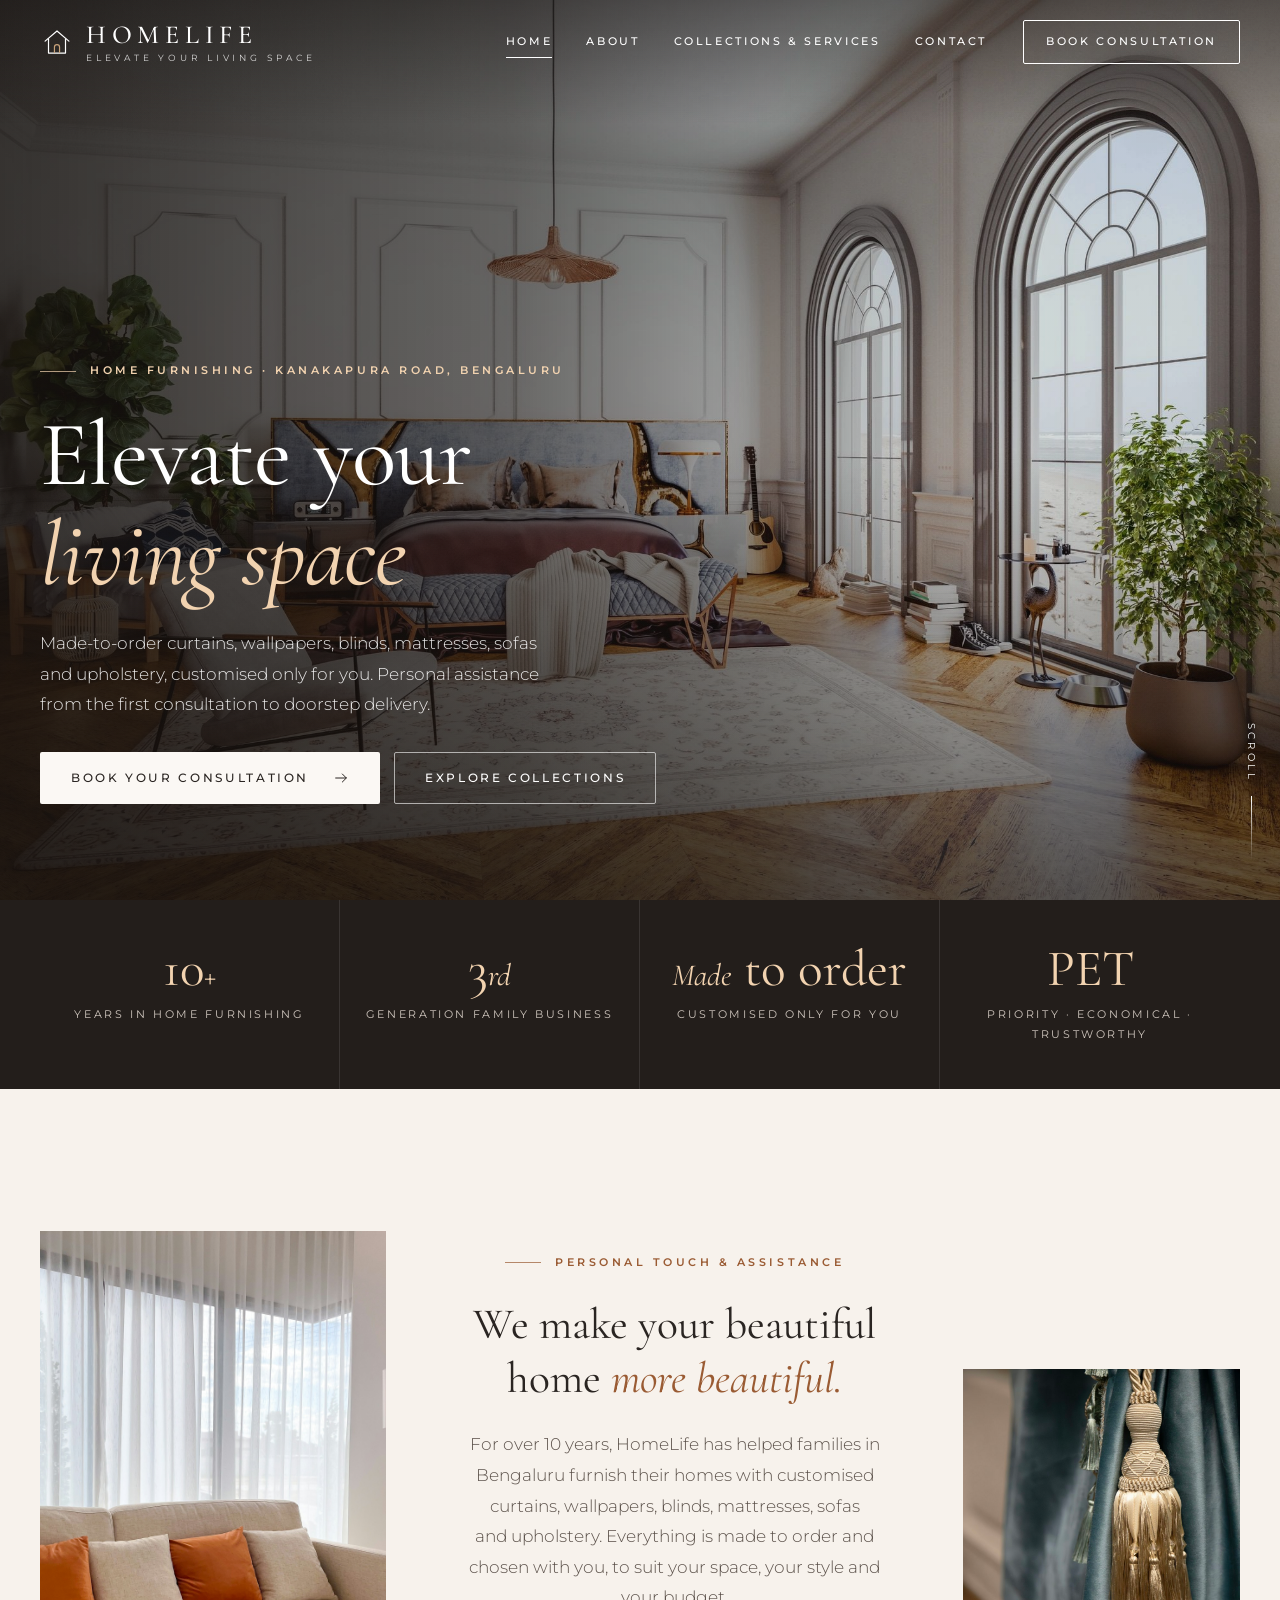
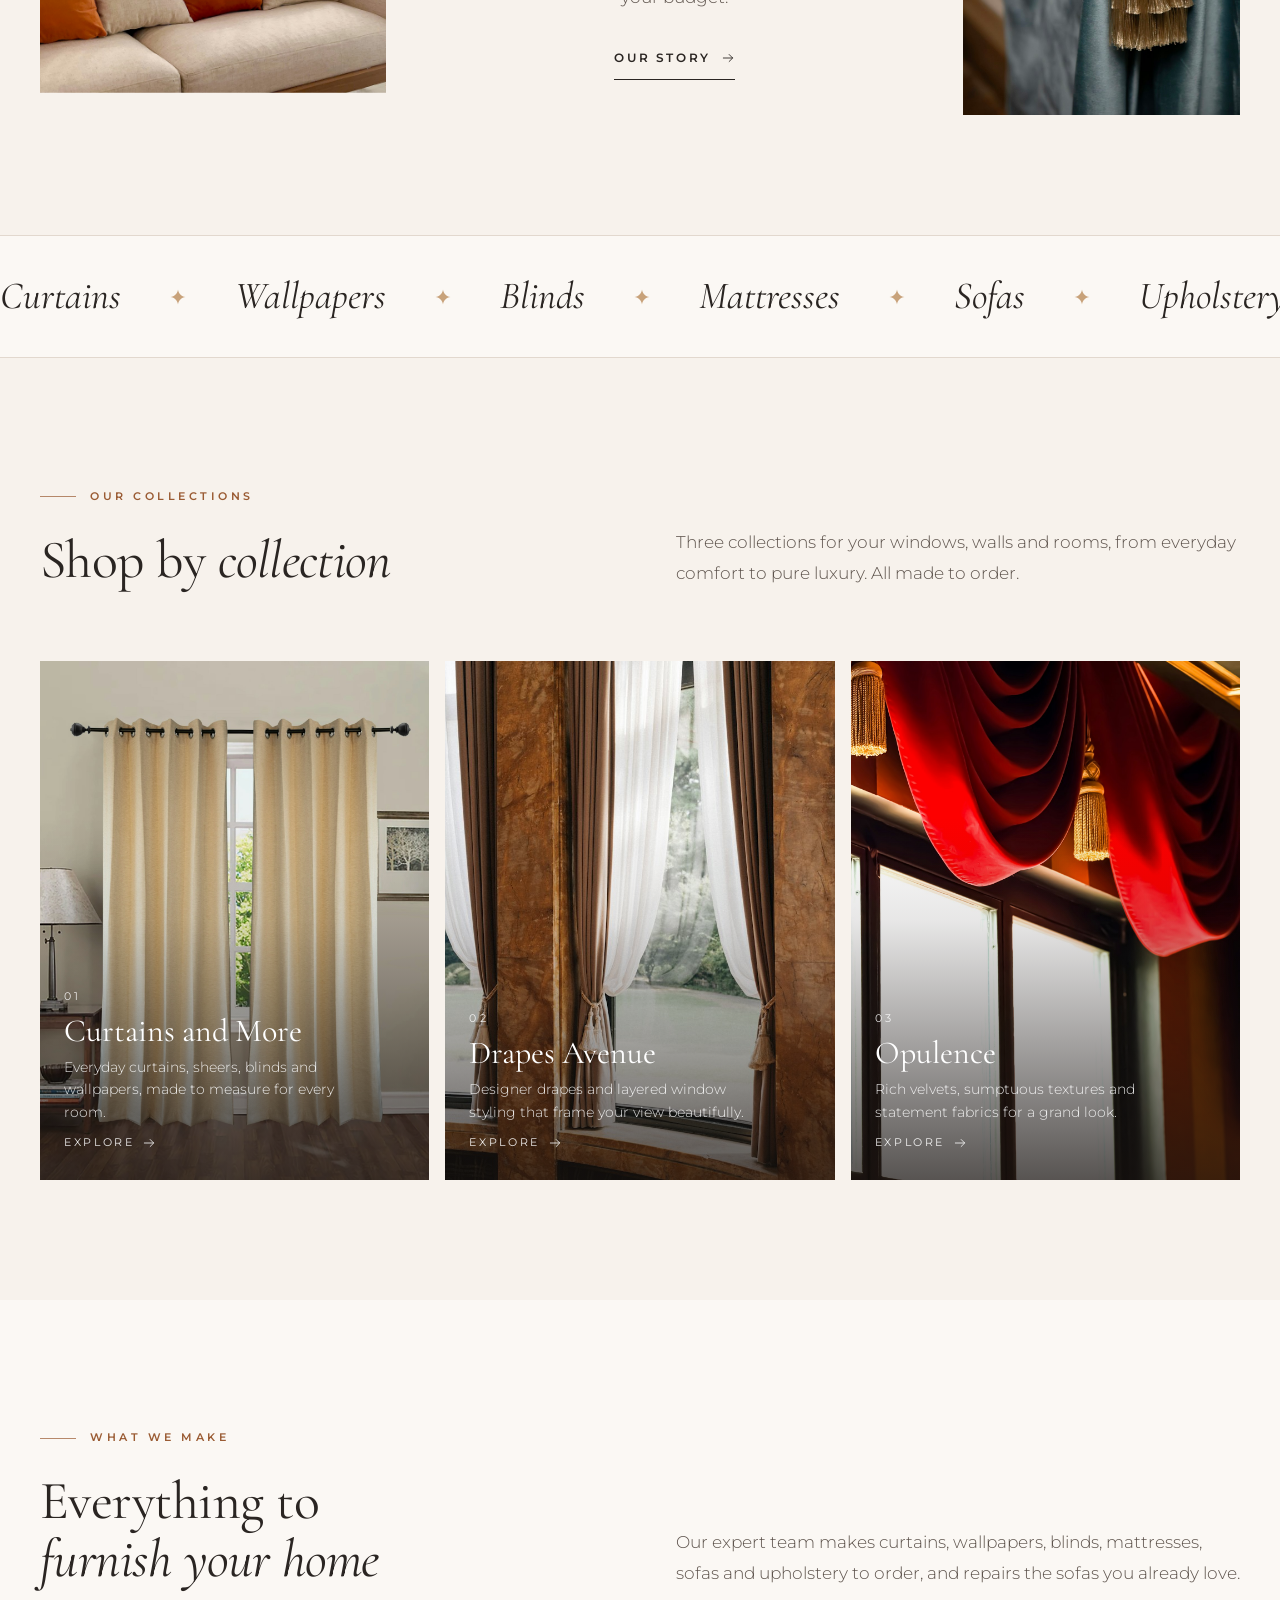
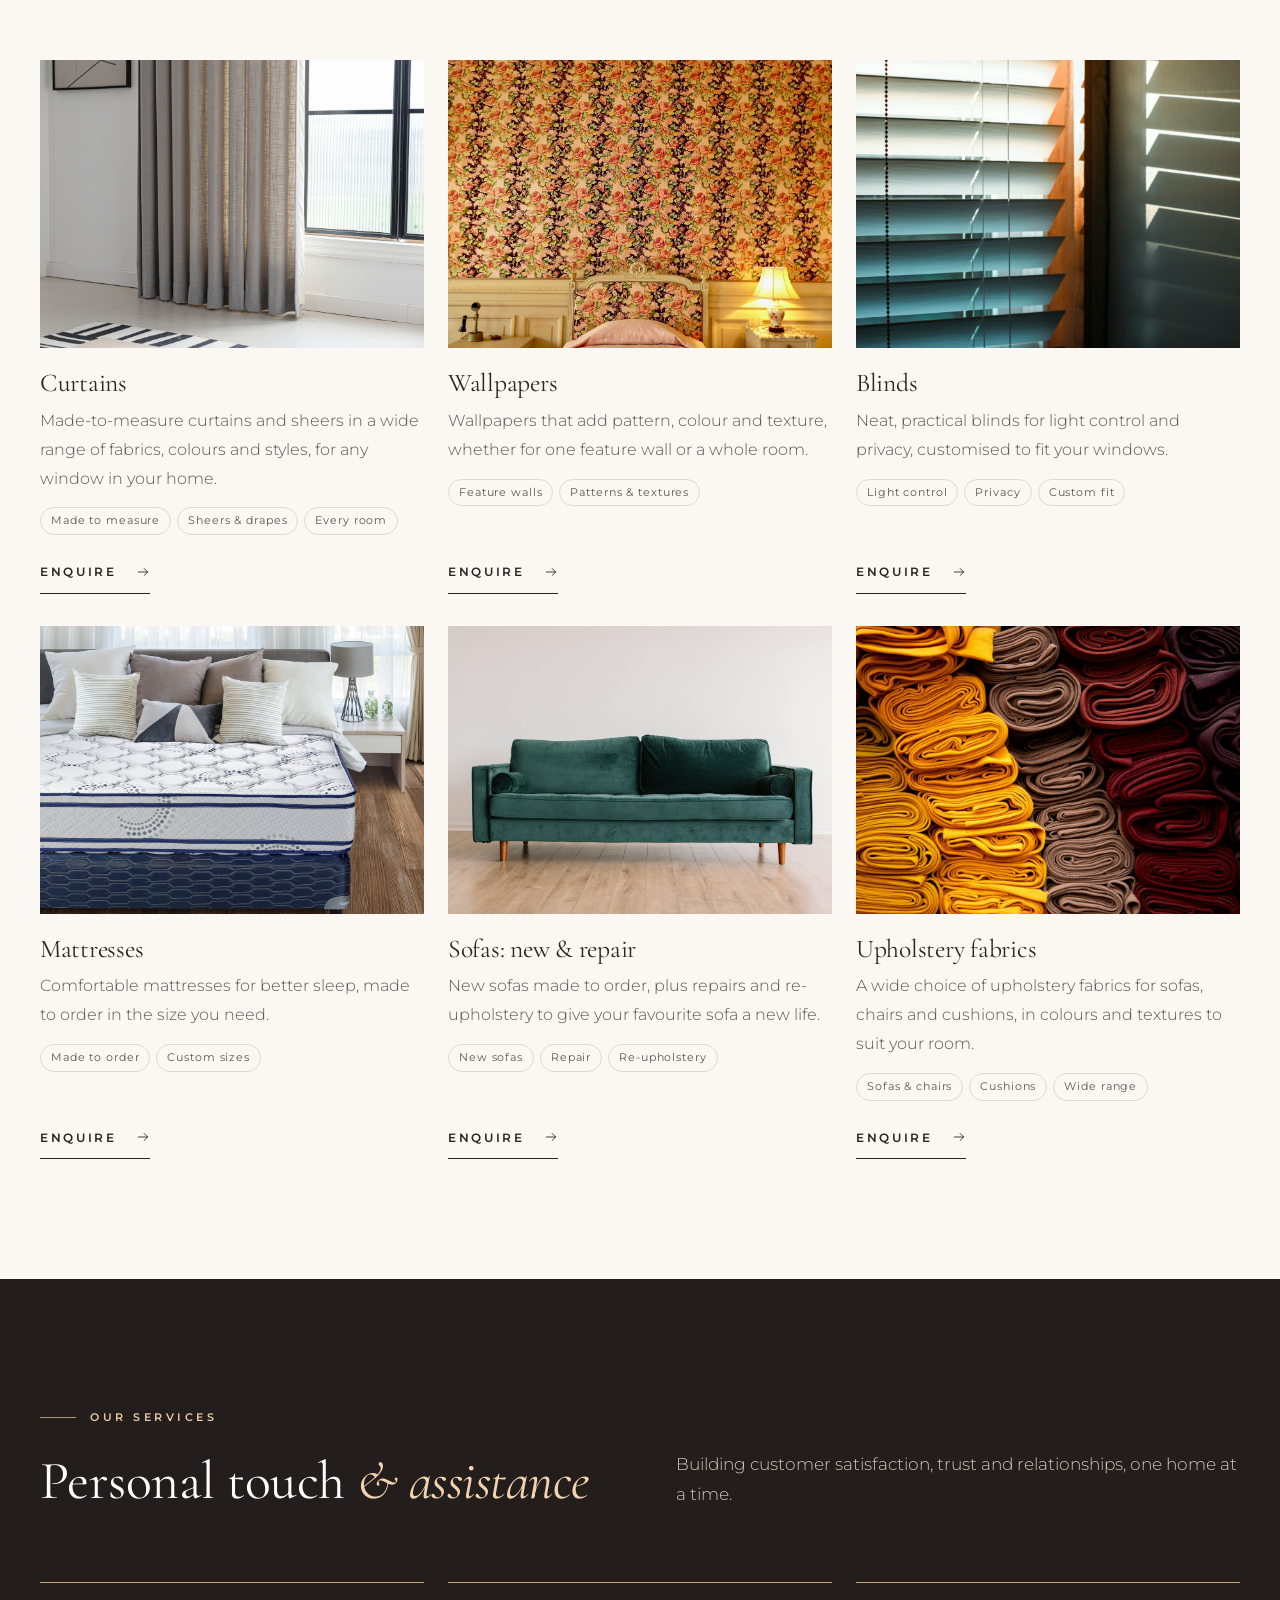
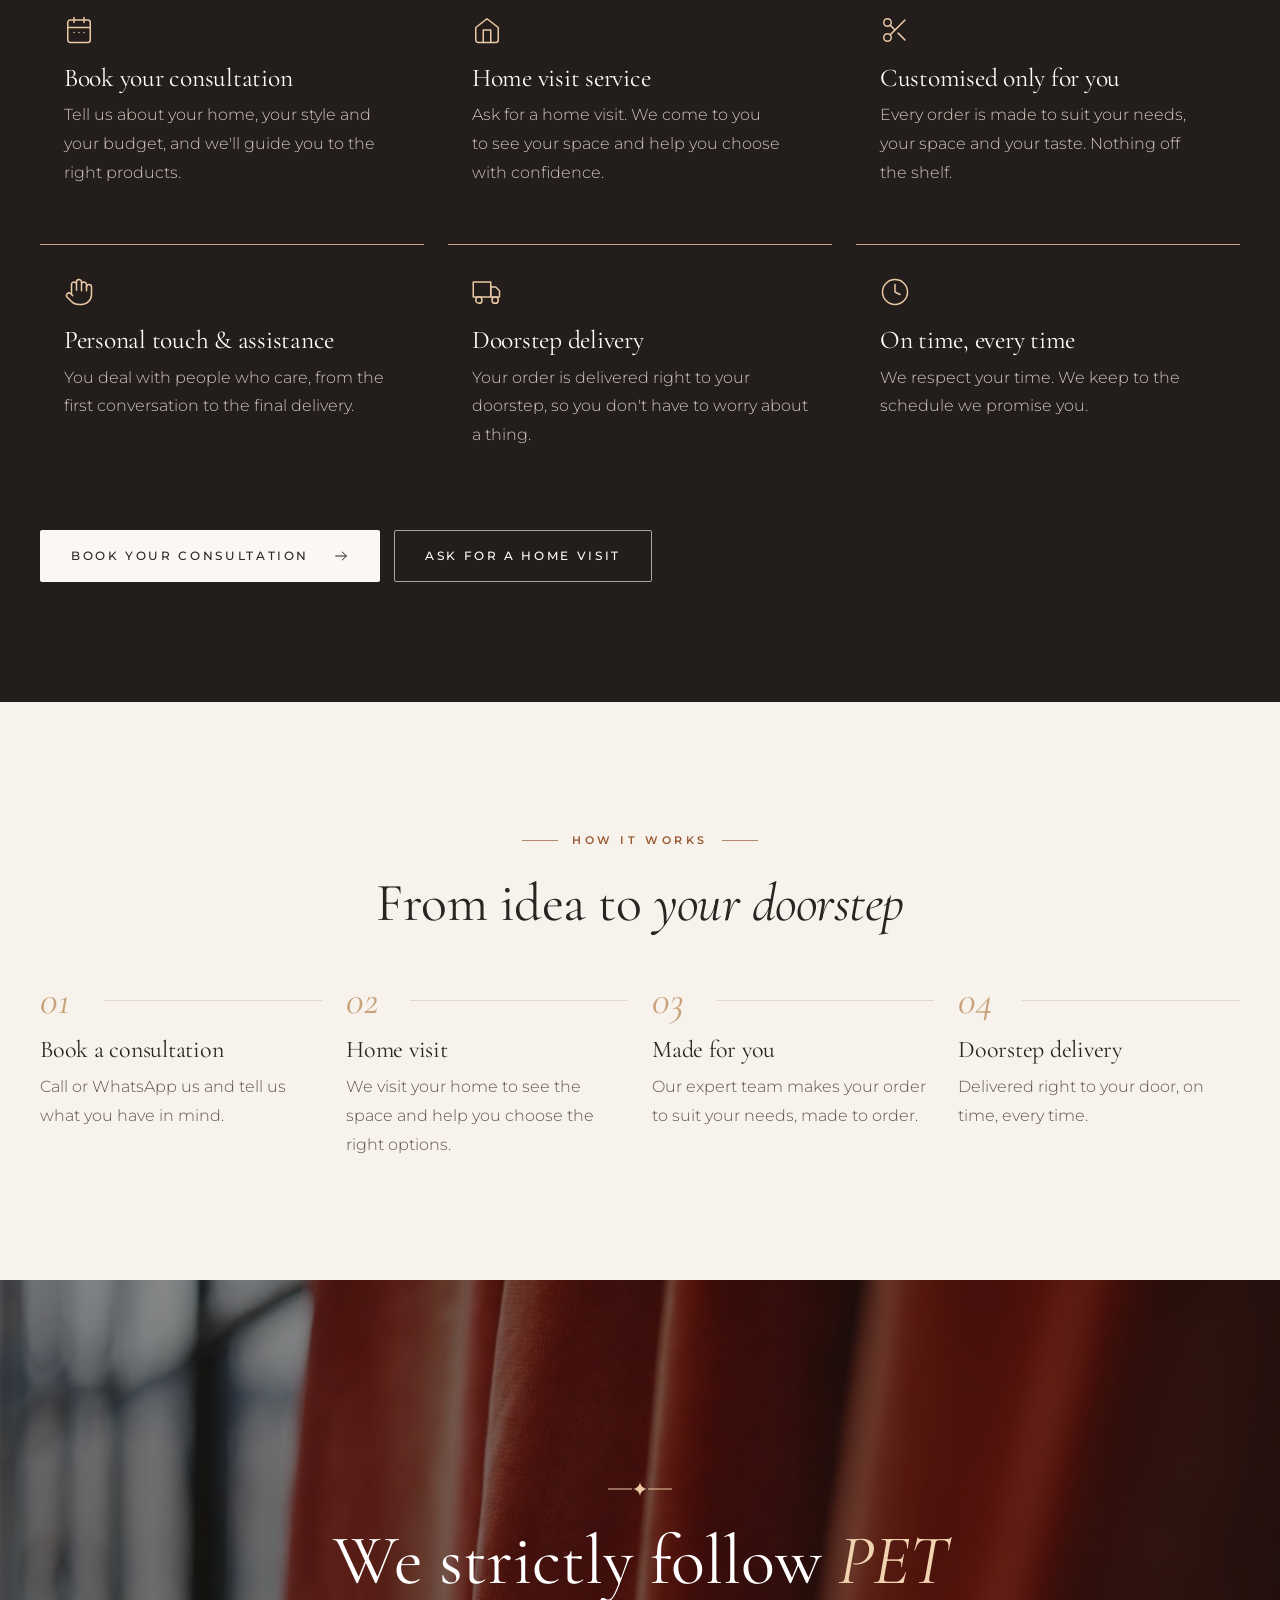
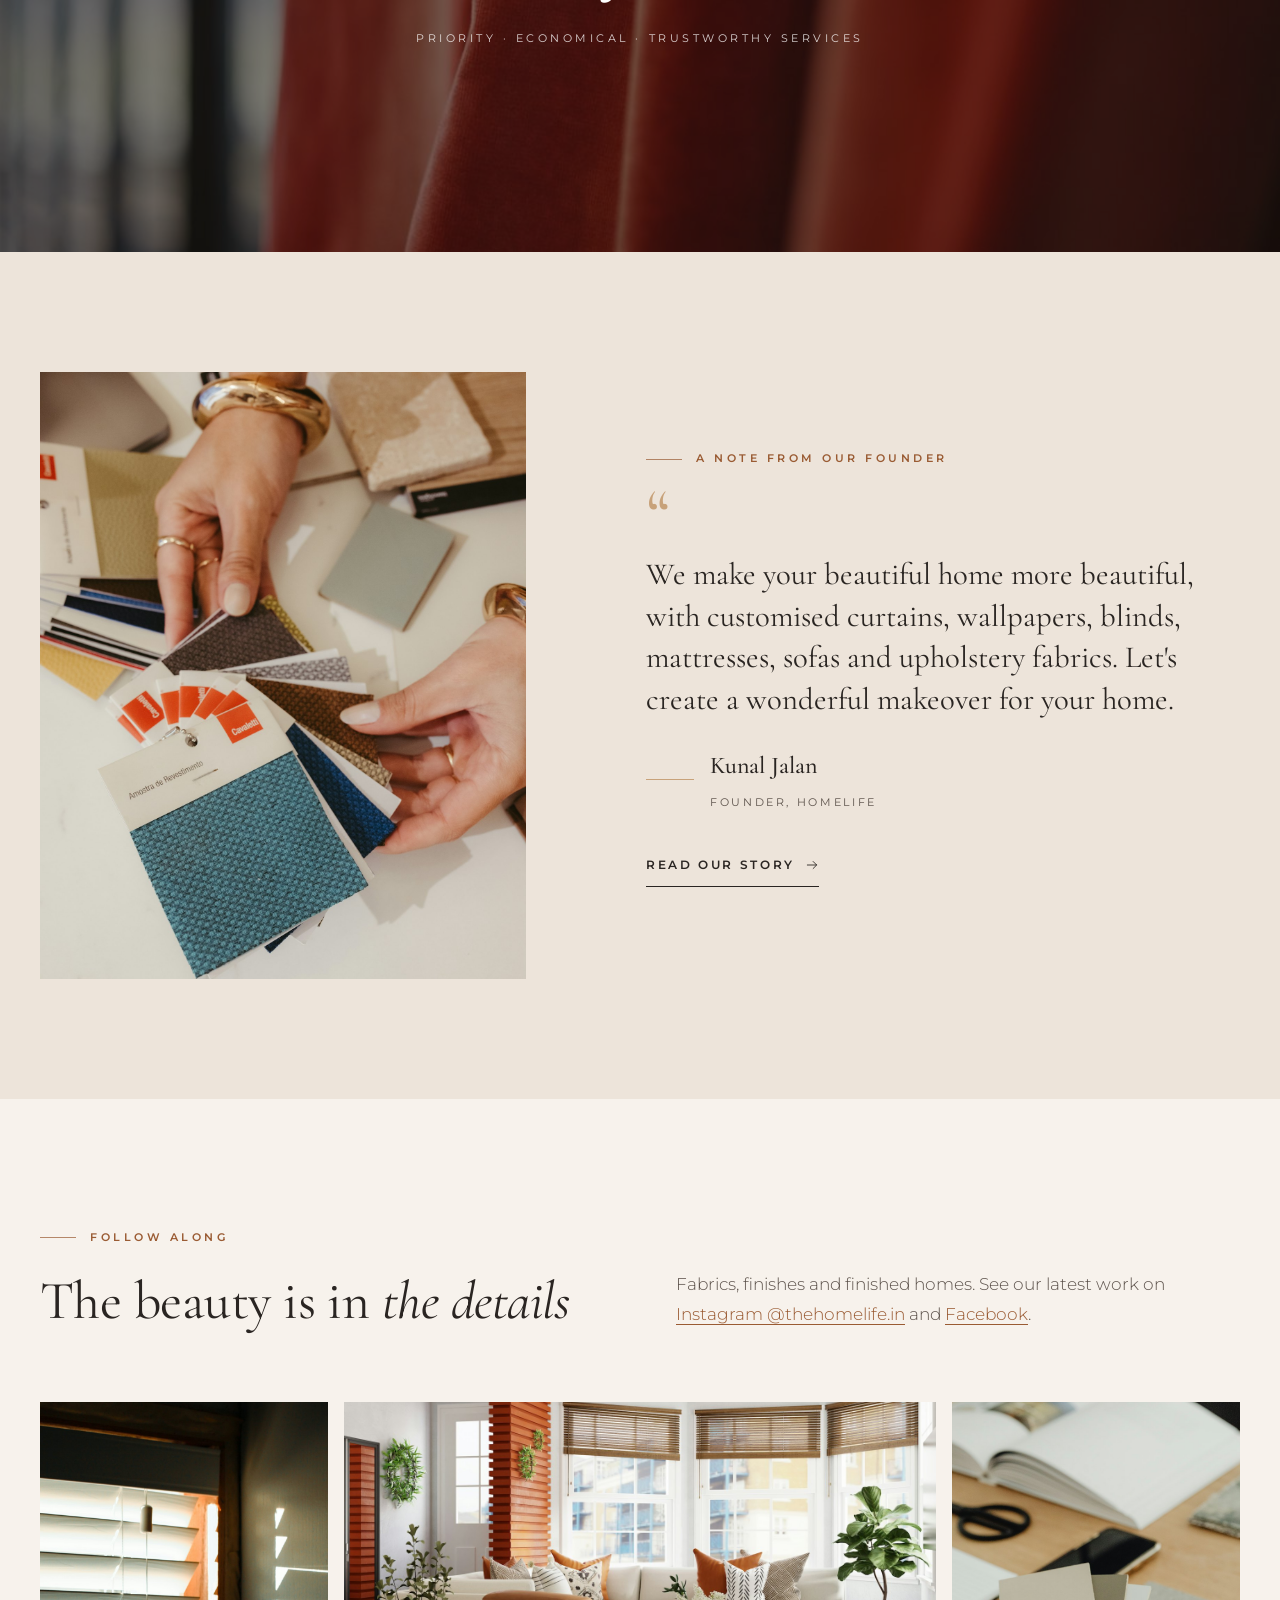
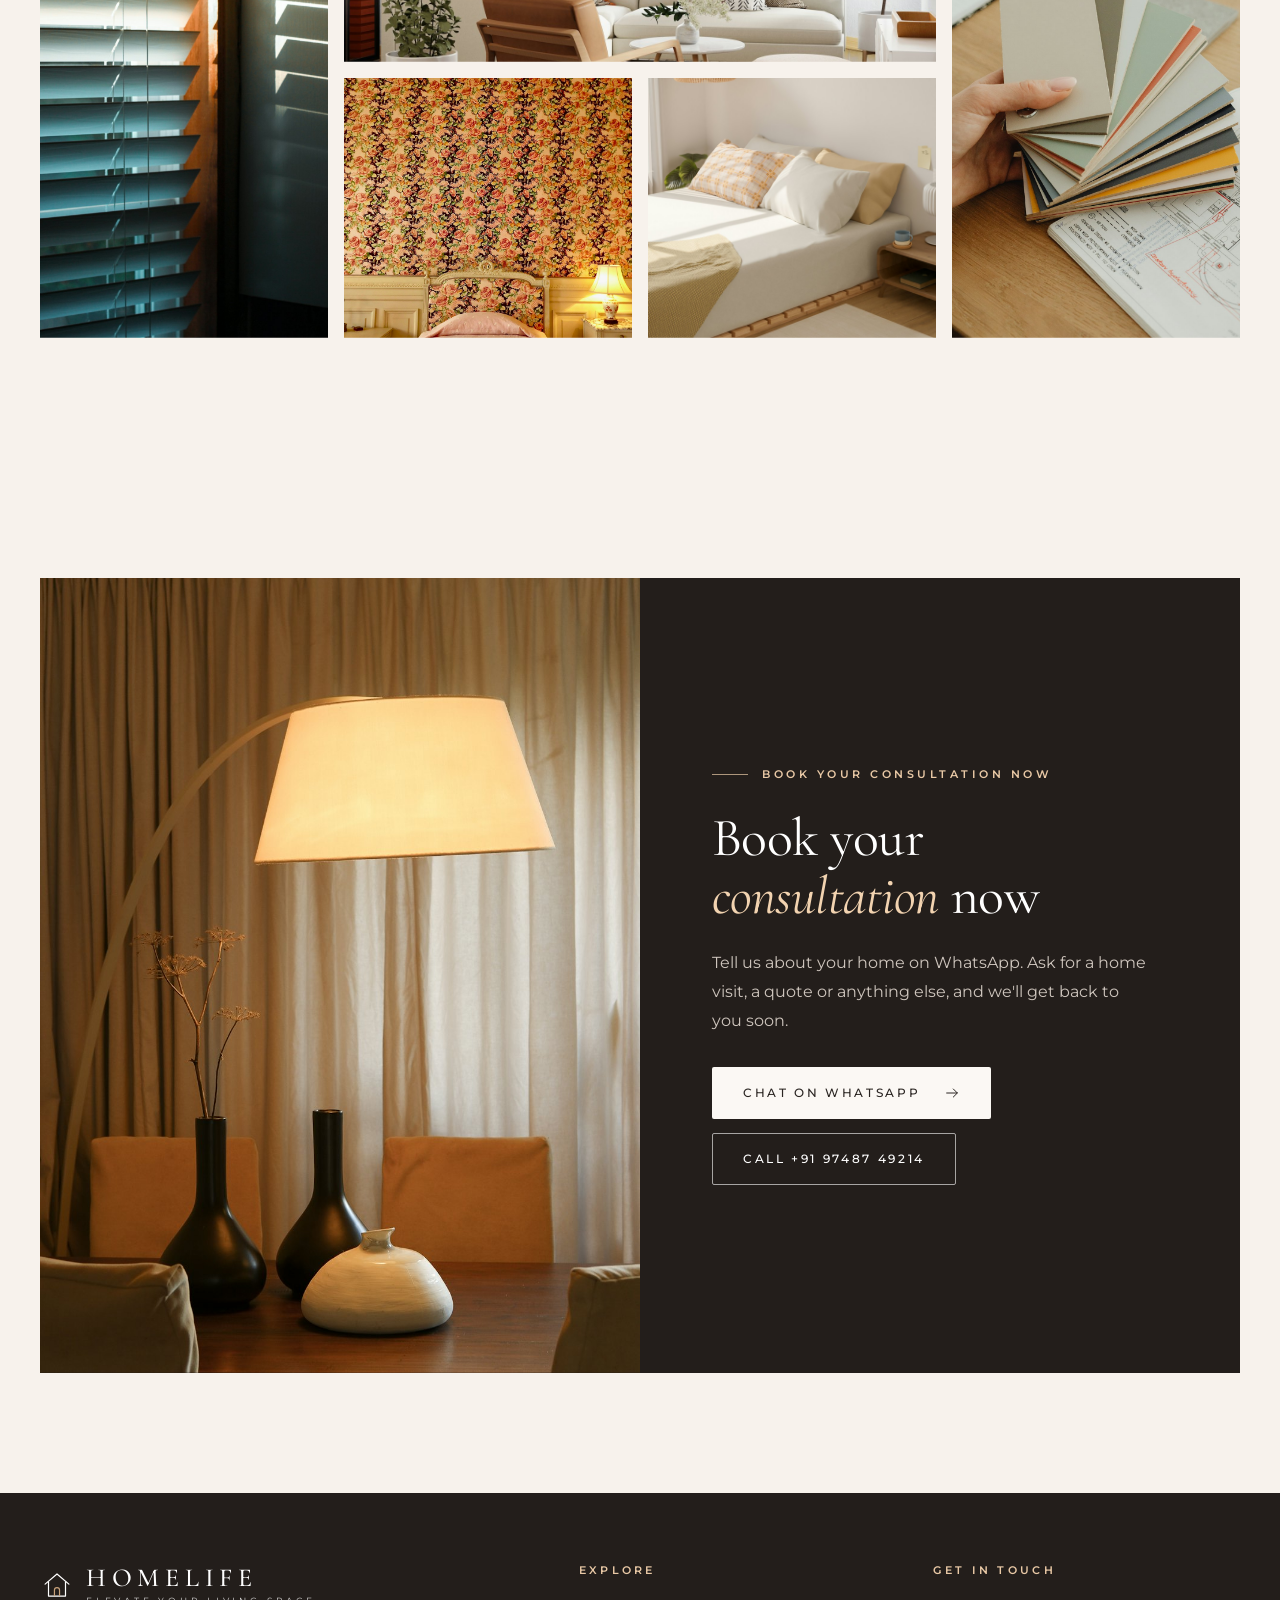
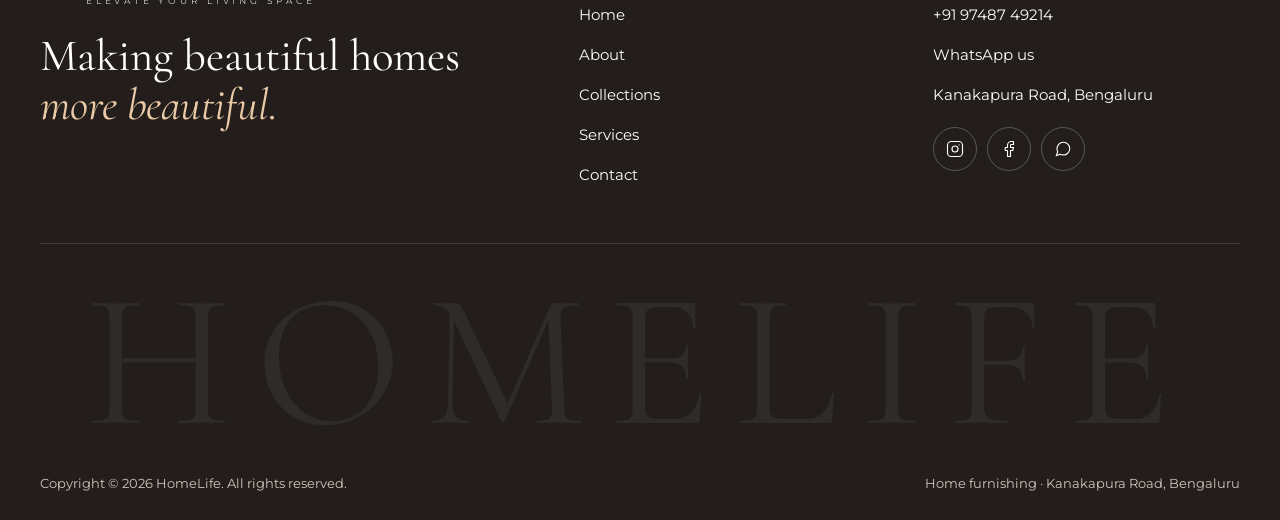
<file: index.html>
<!doctype html>
<html lang="en-IN">
<head>
  <meta charset="utf-8">
  <meta name="viewport" content="width=device-width, initial-scale=1">
  <title>HomeLife | Curtains, Wallpapers, Blinds &amp; Sofas on Kanakapura Road, Bengaluru</title>
  <meta name="description" content="HomeLife: made-to-order curtains, wallpapers, blinds, mattresses, sofas and upholstery fabrics on Kanakapura Road, Bengaluru. Personal assistance, home visits and doorstep delivery.">
  <link rel="canonical" href="https://thehomelife.in/">
  <meta name="theme-color" content="#231E1B">
  <meta property="og:type" content="website">
  <meta property="og:site_name" content="HomeLife">
  <meta property="og:title" content="HomeLife | Curtains, Wallpapers, Blinds &amp; Sofas on Kanakapura Road, Bengaluru">
  <meta property="og:description" content="HomeLife: made-to-order curtains, wallpapers, blinds, mattresses, sofas and upholstery fabrics on Kanakapura Road, Bengaluru. Personal assistance, home visits and doorstep delivery.">
  <meta property="og:url" content="https://thehomelife.in/">
  <meta property="og:image" content="https://thehomelife.in/assets/img/hero-homelife.jpg">
  <meta property="og:locale" content="en_IN">
  <meta name="twitter:card" content="summary_large_image">
  <link rel="icon" href="assets/img/favicon.svg" type="image/svg+xml">
  <link rel="preload" as="image" href="assets/img/hero-homelife.jpg" fetchpriority="high">
  <link rel="preconnect" href="https://fonts.googleapis.com">
  <link rel="preconnect" href="https://fonts.gstatic.com" crossorigin>
  <link rel="stylesheet" href="https://fonts.googleapis.com/css2?family=Cormorant+Garamond:ital,wght@0,400;0,500;0,600;1,400;1,500&amp;family=Montserrat:wght@300;400;500;600&amp;display=swap">
  <link rel="stylesheet" href="assets/css/styles.css">
  <script src="assets/js/main.js" defer></script>
  <script type="application/ld+json">{"@context": "https://schema.org", "@type": "HomeGoodsStore", "name": "HomeLife", "slogan": "Elevate Your Living Space", "url": "https://thehomelife.in/", "image": "https://thehomelife.in/assets/img/hero-homelife.jpg", "telephone": "+91-9748749214", "description": "Home furnishing on Kanakapura Road, Bengaluru: made-to-order curtains, wallpapers, blinds, mattresses, sofas (new and repair) and upholstery fabrics.", "address": {"@type": "PostalAddress", "addressLocality": "Kanakapura Road, Bengaluru", "addressRegion": "Karnataka", "addressCountry": "IN"}, "areaServed": "Bengaluru", "founder": {"@type": "Person", "name": "Kunal Jalan"}, "sameAs": ["https://www.instagram.com/thehomelife.in/", "https://www.facebook.com/profile.php?id=61597053927324"]}</script>
</head>
<body>
  <a class="skip-link" href="#main">Skip to content</a>

  <header class="site-header site-header--light">
    <div class="container site-header__inner">
      <a class="brand" href="index.html" aria-label="HomeLife, home page"><svg class="brand__mark" viewBox="0 0 40 40" aria-hidden="true" focusable="false"><path d="M6 19 20 7l14 12" fill="none" stroke="currentColor" stroke-width="1.4" stroke-linecap="round" stroke-linejoin="round"/><path d="M10 16v17h20V16" fill="none" stroke="currentColor" stroke-width="1.4" stroke-linejoin="round"/><path d="M17 33v-7a3 3 0 0 1 6 0v7" fill="none" stroke="#C8A27A" stroke-width="1.4"/></svg><span class="brand__text"><span class="brand__name">HOMELIFE</span><span class="brand__sub">Elevate your living space</span></span></a>
      <button class="nav-toggle" type="button" aria-controls="site-nav" aria-expanded="false" aria-label="Open menu">
        <svg class="icon-open" aria-hidden="true" focusable="false" viewBox="0 0 24 24" fill="none" stroke="currentColor" stroke-width="1.5" stroke-linecap="round" stroke-linejoin="round"><path d="M3 8h18M3 16h18"/></svg><svg class="icon-close" aria-hidden="true" focusable="false" viewBox="0 0 24 24" fill="none" stroke="currentColor" stroke-width="1.5" stroke-linecap="round" stroke-linejoin="round"><path d="M6 6l12 12M18 6L6 18"/></svg>
      </button>
      <nav id="site-nav" class="site-nav" aria-label="Main">
        <ul>
          <li><a href="index.html" aria-current="page">Home</a></li>
          <li><a href="about.html">About</a></li>
          <li><a href="products.html">Collections &amp; Services</a></li>
          <li><a href="contact.html">Contact</a></li>
          <li><a class="btn" href="https://wa.me/919748749214?text=Hi%20HomeLife%2C%20I%27d%20like%20to%20book%20a%20consultation." target="_blank" rel="noopener">Book consultation<span class="visually-hidden"> on WhatsApp (opens in a new tab)</span></a></li>
        </ul>
      </nav>
    </div>
  </header>

  <main id="main">
    <section class="hero" aria-labelledby="hero-title">
      <div class="hero__media">
        <img src="assets/img/hero-homelife.jpg" alt="A bright, elegant room with arched windows, soft furnishings and natural light" width="2121" height="1414" fetchpriority="high">
      </div>
      <div class="container">
        <div class="hero__content reveal">
          <span class="eyebrow">Home furnishing &middot; Kanakapura Road, Bengaluru</span>
          <h1 id="hero-title">Elevate your <em>living space</em></h1>
          <p>Made-to-order curtains, wallpapers, blinds, mattresses, sofas and upholstery, customised only for you. Personal assistance from the first consultation to doorstep delivery.</p>
          <div class="btn-row">
            <a class="btn btn--light" href="https://wa.me/919748749214?text=Hi%20HomeLife%2C%20I%27d%20like%20to%20book%20a%20consultation." target="_blank" rel="noopener">Book your consultation<span class="visually-hidden"> on WhatsApp (opens in a new tab)</span> <svg aria-hidden="true" focusable="false" viewBox="0 0 24 24" fill="none" stroke="currentColor" stroke-width="1.5" stroke-linecap="round" stroke-linejoin="round"><path d="M4 12h16M14 6l6 6-6 6"/></svg></a>
            <a class="btn btn--ghost-light" href="products.html#collections">Explore collections</a>
          </div>
        </div>
      </div>
      <a class="hero__scroll" href="#intro">Scroll</a>
    </section>

    <section class="facts" aria-label="HomeLife at a glance">
      <div class="container facts__grid">
        <div class="fact reveal"><span class="fact__value">10<em>+</em></span><span class="fact__label">Years in home furnishing</span></div>
        <div class="fact reveal"><span class="fact__value">3<em>rd</em></span><span class="fact__label">Generation family business</span></div>
        <div class="fact reveal"><span class="fact__value"><em>Made</em> to order</span><span class="fact__label">Customised only for you</span></div>
        <div class="fact reveal"><span class="fact__value">PET</span><span class="fact__label">Priority &middot; Economical &middot; Trustworthy</span></div>
      </div>
    </section>

    <section class="section" id="intro" aria-labelledby="intro-title">
      <div class="container intro">
        <div class="intro__photo intro__photo--tall reveal-img"><img src="assets/img/curtains-sheer-sofa.jpg" alt="Sheer curtains softening the light behind a sofa with cushions" width="1600" height="2704" loading="lazy" decoding="async" style="object-position:50% 40%"></div>
        <div class="intro__text reveal">
          <span class="eyebrow" id="intro-title">Personal touch &amp; assistance</span>
          <p class="intro__quote">We make your beautiful home <em>more beautiful.</em></p>
          <p class="lead" style="margin-inline:auto">For over 10 years, HomeLife has helped families in Bengaluru furnish their homes with customised curtains, wallpapers, blinds, mattresses, sofas and upholstery. Everything is made to order and chosen with you, to suit your space, your style and your budget.</p>
          <a class="text-link" href="about.html">Our story <svg aria-hidden="true" focusable="false" viewBox="0 0 24 24" fill="none" stroke="currentColor" stroke-width="1.5" stroke-linecap="round" stroke-linejoin="round"><path d="M4 12h16M14 6l6 6-6 6"/></svg></a>
        </div>
        <div class="intro__photo intro__photo--small reveal-img"><img src="assets/img/drapes-tassel.jpg" alt="A decorative curtain tie-back with tassels" width="1000" height="1500" loading="lazy" decoding="async"></div>
      </div>
    </section>

    <div class="marquee" aria-hidden="true">
      <div class="marquee__track"><div class="marquee__group"><span>Curtains</span><svg aria-hidden="true" focusable="false" viewBox="0 0 24 24" fill="none" stroke="currentColor" stroke-width="1.5" stroke-linecap="round" stroke-linejoin="round"><path d="M12 2c.6 5.4 4.6 9.4 10 10-5.4.6-9.4 4.6-10 10-.6-5.4-4.6-9.4-10-10 5.4-.6 9.4-4.6 10-10z" fill="currentColor" stroke="none"/></svg><span>Wallpapers</span><svg aria-hidden="true" focusable="false" viewBox="0 0 24 24" fill="none" stroke="currentColor" stroke-width="1.5" stroke-linecap="round" stroke-linejoin="round"><path d="M12 2c.6 5.4 4.6 9.4 10 10-5.4.6-9.4 4.6-10 10-.6-5.4-4.6-9.4-10-10 5.4-.6 9.4-4.6 10-10z" fill="currentColor" stroke="none"/></svg><span>Blinds</span><svg aria-hidden="true" focusable="false" viewBox="0 0 24 24" fill="none" stroke="currentColor" stroke-width="1.5" stroke-linecap="round" stroke-linejoin="round"><path d="M12 2c.6 5.4 4.6 9.4 10 10-5.4.6-9.4 4.6-10 10-.6-5.4-4.6-9.4-10-10 5.4-.6 9.4-4.6 10-10z" fill="currentColor" stroke="none"/></svg><span>Mattresses</span><svg aria-hidden="true" focusable="false" viewBox="0 0 24 24" fill="none" stroke="currentColor" stroke-width="1.5" stroke-linecap="round" stroke-linejoin="round"><path d="M12 2c.6 5.4 4.6 9.4 10 10-5.4.6-9.4 4.6-10 10-.6-5.4-4.6-9.4-10-10 5.4-.6 9.4-4.6 10-10z" fill="currentColor" stroke="none"/></svg><span>Sofas</span><svg aria-hidden="true" focusable="false" viewBox="0 0 24 24" fill="none" stroke="currentColor" stroke-width="1.5" stroke-linecap="round" stroke-linejoin="round"><path d="M12 2c.6 5.4 4.6 9.4 10 10-5.4.6-9.4 4.6-10 10-.6-5.4-4.6-9.4-10-10 5.4-.6 9.4-4.6 10-10z" fill="currentColor" stroke="none"/></svg><span>Upholstery</span><svg aria-hidden="true" focusable="false" viewBox="0 0 24 24" fill="none" stroke="currentColor" stroke-width="1.5" stroke-linecap="round" stroke-linejoin="round"><path d="M12 2c.6 5.4 4.6 9.4 10 10-5.4.6-9.4 4.6-10 10-.6-5.4-4.6-9.4-10-10 5.4-.6 9.4-4.6 10-10z" fill="currentColor" stroke="none"/></svg></div><div class="marquee__group"><span>Curtains</span><svg aria-hidden="true" focusable="false" viewBox="0 0 24 24" fill="none" stroke="currentColor" stroke-width="1.5" stroke-linecap="round" stroke-linejoin="round"><path d="M12 2c.6 5.4 4.6 9.4 10 10-5.4.6-9.4 4.6-10 10-.6-5.4-4.6-9.4-10-10 5.4-.6 9.4-4.6 10-10z" fill="currentColor" stroke="none"/></svg><span>Wallpapers</span><svg aria-hidden="true" focusable="false" viewBox="0 0 24 24" fill="none" stroke="currentColor" stroke-width="1.5" stroke-linecap="round" stroke-linejoin="round"><path d="M12 2c.6 5.4 4.6 9.4 10 10-5.4.6-9.4 4.6-10 10-.6-5.4-4.6-9.4-10-10 5.4-.6 9.4-4.6 10-10z" fill="currentColor" stroke="none"/></svg><span>Blinds</span><svg aria-hidden="true" focusable="false" viewBox="0 0 24 24" fill="none" stroke="currentColor" stroke-width="1.5" stroke-linecap="round" stroke-linejoin="round"><path d="M12 2c.6 5.4 4.6 9.4 10 10-5.4.6-9.4 4.6-10 10-.6-5.4-4.6-9.4-10-10 5.4-.6 9.4-4.6 10-10z" fill="currentColor" stroke="none"/></svg><span>Mattresses</span><svg aria-hidden="true" focusable="false" viewBox="0 0 24 24" fill="none" stroke="currentColor" stroke-width="1.5" stroke-linecap="round" stroke-linejoin="round"><path d="M12 2c.6 5.4 4.6 9.4 10 10-5.4.6-9.4 4.6-10 10-.6-5.4-4.6-9.4-10-10 5.4-.6 9.4-4.6 10-10z" fill="currentColor" stroke="none"/></svg><span>Sofas</span><svg aria-hidden="true" focusable="false" viewBox="0 0 24 24" fill="none" stroke="currentColor" stroke-width="1.5" stroke-linecap="round" stroke-linejoin="round"><path d="M12 2c.6 5.4 4.6 9.4 10 10-5.4.6-9.4 4.6-10 10-.6-5.4-4.6-9.4-10-10 5.4-.6 9.4-4.6 10-10z" fill="currentColor" stroke="none"/></svg><span>Upholstery</span><svg aria-hidden="true" focusable="false" viewBox="0 0 24 24" fill="none" stroke="currentColor" stroke-width="1.5" stroke-linecap="round" stroke-linejoin="round"><path d="M12 2c.6 5.4 4.6 9.4 10 10-5.4.6-9.4 4.6-10 10-.6-5.4-4.6-9.4-10-10 5.4-.6 9.4-4.6 10-10z" fill="currentColor" stroke="none"/></svg></div></div>
    </div>

    <section class="section" id="collections" aria-labelledby="col-title">
      <div class="container">
        <div class="section-head section-head--split">
          <div>
            <span class="eyebrow">Our collections</span>
            <h2 id="col-title">Shop by <em>collection</em></h2>
          </div>
          <p class="lead">Three collections for your windows, walls and rooms, from everyday comfort to pure luxury. All made to order.</p>
        </div>
        <div class="tiles tiles--3">
          <a class="tile reveal" href="products.html#curtains-and-more">
            <img src="assets/img/col-curtains-and-more.jpg" alt="Cream curtains hanging at a bright window beside a lamp" width="1400" height="1801" loading="lazy" decoding="async">
            <span class="tile__body">
              <span class="tile__index">01</span>
              <span class="tile__title">Curtains and More</span>
              <span class="tile__desc">Everyday curtains, sheers, blinds and wallpapers, made to measure for every room.</span>
              <span class="tile__more">Explore <svg aria-hidden="true" focusable="false" viewBox="0 0 24 24" fill="none" stroke="currentColor" stroke-width="1.5" stroke-linecap="round" stroke-linejoin="round"><path d="M4 12h16M14 6l6 6-6 6"/></svg></span>
            </span>
          </a>
          <a class="tile reveal" href="products.html#drapes-avenue">
            <img src="assets/img/col-drapes-avenue.jpg" alt="Elegant floor-length curtains framing a window with a view of greenery" width="1400" height="933" loading="lazy" decoding="async">
            <span class="tile__body">
              <span class="tile__index">02</span>
              <span class="tile__title">Drapes Avenue</span>
              <span class="tile__desc">Designer drapes and layered window styling that frame your view beautifully.</span>
              <span class="tile__more">Explore <svg aria-hidden="true" focusable="false" viewBox="0 0 24 24" fill="none" stroke="currentColor" stroke-width="1.5" stroke-linecap="round" stroke-linejoin="round"><path d="M4 12h16M14 6l6 6-6 6"/></svg></span>
            </span>
          </a>
          <a class="tile reveal" href="products.html#opulence">
            <img src="assets/img/col-opulence.jpg" alt="Rich red velvet drapes with gold tassels at a tall window" width="1400" height="2489" loading="lazy" decoding="async">
            <span class="tile__body">
              <span class="tile__index">03</span>
              <span class="tile__title">Opulence</span>
              <span class="tile__desc">Rich velvets, sumptuous textures and statement fabrics for a grand look.</span>
              <span class="tile__more">Explore <svg aria-hidden="true" focusable="false" viewBox="0 0 24 24" fill="none" stroke="currentColor" stroke-width="1.5" stroke-linecap="round" stroke-linejoin="round"><path d="M4 12h16M14 6l6 6-6 6"/></svg></span>
            </span>
          </a>
        </div>
      </div>
    </section>

    <section class="section section--surface" aria-labelledby="make-title">
      <div class="container">
        <div class="section-head section-head--split">
          <div>
            <span class="eyebrow">What we make</span>
            <h2 id="make-title">Everything to <em>furnish your home</em></h2>
          </div>
          <p class="lead">Our expert team makes curtains, wallpapers, blinds, mattresses, sofas and upholstery to order, and repairs the sofas you already love.</p>
        </div>
        <div class="products">
          <article class="pcard reveal">
            <div class="pcard__media"><img src="assets/img/curtains-bright.jpg" alt="Light curtains framing a large window in a bright room" width="1200" height="879" loading="lazy" decoding="async"></div>
            <h3>Curtains</h3>
            <p>Made-to-measure curtains and sheers in a wide range of fabrics, colours and styles, for any window in your home.</p>
            <ul class="chips" aria-label="Highlights"><li>Made to measure</li><li>Sheers &amp; drapes</li><li>Every room</li></ul>
            <a class="text-link" href="https://wa.me/919748749214?text=Hi%20HomeLife%2C%20I%27m%20interested%20in%20Curtains." target="_blank" rel="noopener">Enquire<span class="visually-hidden"> on WhatsApp (opens in a new tab)</span> <svg aria-hidden="true" focusable="false" viewBox="0 0 24 24" fill="none" stroke="currentColor" stroke-width="1.5" stroke-linecap="round" stroke-linejoin="round"><path d="M4 12h16M14 6l6 6-6 6"/></svg></a>
          </article>
          <article class="pcard reveal">
            <div class="pcard__media"><img src="assets/img/wallpaper-floral.jpg" alt="A wall covered in warm floral wallpaper" width="1200" height="900" loading="lazy" decoding="async"></div>
            <h3>Wallpapers</h3>
            <p>Wallpapers that add pattern, colour and texture, whether for one feature wall or a whole room.</p>
            <ul class="chips" aria-label="Highlights"><li>Feature walls</li><li>Patterns &amp; textures</li></ul>
            <a class="text-link" href="https://wa.me/919748749214?text=Hi%20HomeLife%2C%20I%27m%20interested%20in%20Wallpapers." target="_blank" rel="noopener">Enquire<span class="visually-hidden"> on WhatsApp (opens in a new tab)</span> <svg aria-hidden="true" focusable="false" viewBox="0 0 24 24" fill="none" stroke="currentColor" stroke-width="1.5" stroke-linecap="round" stroke-linejoin="round"><path d="M4 12h16M14 6l6 6-6 6"/></svg></a>
          </article>
          <article class="pcard reveal">
            <div class="pcard__media"><img src="assets/img/blinds-wood.jpg" alt="Wooden window blinds letting in soft daylight" width="1200" height="1800" loading="lazy" decoding="async"></div>
            <h3>Blinds</h3>
            <p>Neat, practical blinds for light control and privacy, customised to fit your windows.</p>
            <ul class="chips" aria-label="Highlights"><li>Light control</li><li>Privacy</li><li>Custom fit</li></ul>
            <a class="text-link" href="https://wa.me/919748749214?text=Hi%20HomeLife%2C%20I%27m%20interested%20in%20Blinds." target="_blank" rel="noopener">Enquire<span class="visually-hidden"> on WhatsApp (opens in a new tab)</span> <svg aria-hidden="true" focusable="false" viewBox="0 0 24 24" fill="none" stroke="currentColor" stroke-width="1.5" stroke-linecap="round" stroke-linejoin="round"><path d="M4 12h16M14 6l6 6-6 6"/></svg></a>
          </article>
          <article class="pcard reveal">
            <div class="pcard__media"><img src="assets/img/mattress.jpg" alt="A neatly made bed with a quilted mattress and pillows" width="1200" height="1026" loading="lazy" decoding="async"></div>
            <h3>Mattresses</h3>
            <p>Comfortable mattresses for better sleep, made to order in the size you need.</p>
            <ul class="chips" aria-label="Highlights"><li>Made to order</li><li>Custom sizes</li></ul>
            <a class="text-link" href="https://wa.me/919748749214?text=Hi%20HomeLife%2C%20I%27m%20interested%20in%20Mattresses." target="_blank" rel="noopener">Enquire<span class="visually-hidden"> on WhatsApp (opens in a new tab)</span> <svg aria-hidden="true" focusable="false" viewBox="0 0 24 24" fill="none" stroke="currentColor" stroke-width="1.5" stroke-linecap="round" stroke-linejoin="round"><path d="M4 12h16M14 6l6 6-6 6"/></svg></a>
          </article>
          <article class="pcard reveal">
            <div class="pcard__media"><img src="assets/img/sofa-green.jpg" alt="A green fabric sofa with cushions" width="1400" height="933" loading="lazy" decoding="async"></div>
            <h3>Sofas: new &amp; repair</h3>
            <p>New sofas made to order, plus repairs and re-upholstery to give your favourite sofa a new life.</p>
            <ul class="chips" aria-label="Highlights"><li>New sofas</li><li>Repair</li><li>Re-upholstery</li></ul>
            <a class="text-link" href="https://wa.me/919748749214?text=Hi%20HomeLife%2C%20I%27m%20interested%20in%20Sofas%20new%20%26%20repair." target="_blank" rel="noopener">Enquire<span class="visually-hidden"> on WhatsApp (opens in a new tab)</span> <svg aria-hidden="true" focusable="false" viewBox="0 0 24 24" fill="none" stroke="currentColor" stroke-width="1.5" stroke-linecap="round" stroke-linejoin="round"><path d="M4 12h16M14 6l6 6-6 6"/></svg></a>
          </article>
          <article class="pcard reveal">
            <div class="pcard__media"><img src="assets/img/fabric-rolls.jpg" alt="Rolls of upholstery fabric in warm colours" width="1200" height="800" loading="lazy" decoding="async"></div>
            <h3>Upholstery fabrics</h3>
            <p>A wide choice of upholstery fabrics for sofas, chairs and cushions, in colours and textures to suit your room.</p>
            <ul class="chips" aria-label="Highlights"><li>Sofas &amp; chairs</li><li>Cushions</li><li>Wide range</li></ul>
            <a class="text-link" href="https://wa.me/919748749214?text=Hi%20HomeLife%2C%20I%27m%20interested%20in%20Upholstery%20fabrics." target="_blank" rel="noopener">Enquire<span class="visually-hidden"> on WhatsApp (opens in a new tab)</span> <svg aria-hidden="true" focusable="false" viewBox="0 0 24 24" fill="none" stroke="currentColor" stroke-width="1.5" stroke-linecap="round" stroke-linejoin="round"><path d="M4 12h16M14 6l6 6-6 6"/></svg></a>
          </article>
        </div>
      </div>
    </section>

    <section class="section section--deep on-dark" aria-labelledby="services-title">
      <div class="container">
        <div class="section-head section-head--split">
          <div>
            <span class="eyebrow">Our services</span>
            <h2 id="services-title" style="color:#fff">Personal touch <em style="color:#F2D3B0">&amp; assistance</em></h2>
          </div>
          <p class="lead">Building customer satisfaction, trust and relationships, one home at a time.</p>
        </div>
        <div class="services">
          <div class="service reveal"><svg aria-hidden="true" focusable="false" viewBox="0 0 24 24" fill="none" stroke="currentColor" stroke-width="1.5" stroke-linecap="round" stroke-linejoin="round"><rect x="3" y="4" width="18" height="18" rx="2"/><path d="M16 2v4M8 2v4M3 10h18M8 14h.01M12 14h.01M16 14h.01"/></svg><h3>Book your consultation</h3><p>Tell us about your home, your style and your budget, and we'll guide you to the right products.</p></div>
          <div class="service reveal"><svg aria-hidden="true" focusable="false" viewBox="0 0 24 24" fill="none" stroke="currentColor" stroke-width="1.5" stroke-linecap="round" stroke-linejoin="round"><path d="M3 10l9-7 9 7v10a2 2 0 0 1-2 2H5a2 2 0 0 1-2-2z"/><path d="M9 22V12h6v10"/></svg><h3>Home visit service</h3><p>Ask for a home visit. We come to you to see your space and help you choose with confidence.</p></div>
          <div class="service reveal"><svg aria-hidden="true" focusable="false" viewBox="0 0 24 24" fill="none" stroke="currentColor" stroke-width="1.5" stroke-linecap="round" stroke-linejoin="round"><circle cx="6" cy="6" r="3"/><circle cx="6" cy="18" r="3"/><path d="M20 4L8.1 15.9M14.5 14.5L20 20M8.1 8.1L12 12"/></svg><h3>Customised only for you</h3><p>Every order is made to suit your needs, your space and your taste. Nothing off the shelf.</p></div>
          <div class="service reveal"><svg aria-hidden="true" focusable="false" viewBox="0 0 24 24" fill="none" stroke="currentColor" stroke-width="1.5" stroke-linecap="round" stroke-linejoin="round"><path d="M18 11V6a2 2 0 0 0-4 0v5M14 10V4a2 2 0 0 0-4 0v6M10 10.5V6a2 2 0 0 0-4 0v8"/><path d="M18 8a2 2 0 1 1 4 0v6a8 8 0 0 1-8 8h-2c-2.8 0-4.5-.9-6-2.4l-3.6-3.6a2 2 0 0 1 2.8-2.8L7 15"/></svg><h3>Personal touch &amp; assistance</h3><p>You deal with people who care, from the first conversation to the final delivery.</p></div>
          <div class="service reveal"><svg aria-hidden="true" focusable="false" viewBox="0 0 24 24" fill="none" stroke="currentColor" stroke-width="1.5" stroke-linecap="round" stroke-linejoin="round"><path d="M1 4h14v12H1z"/><path d="M15 8h4l3 3v5h-7z"/><circle cx="5.5" cy="18.5" r="2.5"/><circle cx="18.5" cy="18.5" r="2.5"/></svg><h3>Doorstep delivery</h3><p>Your order is delivered right to your doorstep, so you don't have to worry about a thing.</p></div>
          <div class="service reveal"><svg aria-hidden="true" focusable="false" viewBox="0 0 24 24" fill="none" stroke="currentColor" stroke-width="1.5" stroke-linecap="round" stroke-linejoin="round"><circle cx="12" cy="12" r="10"/><path d="M12 6v6l4 2"/></svg><h3>On time, every time</h3><p>We respect your time. We keep to the schedule we promise you.</p></div>
        </div>
        <div class="btn-row" style="margin-top:48px">
          <a class="btn btn--light" href="https://wa.me/919748749214?text=Hi%20HomeLife%2C%20I%27d%20like%20to%20book%20a%20consultation." target="_blank" rel="noopener">Book your consultation<span class="visually-hidden"> on WhatsApp (opens in a new tab)</span> <svg aria-hidden="true" focusable="false" viewBox="0 0 24 24" fill="none" stroke="currentColor" stroke-width="1.5" stroke-linecap="round" stroke-linejoin="round"><path d="M4 12h16M14 6l6 6-6 6"/></svg></a>
          <a class="btn btn--ghost-light" href="https://wa.me/919748749214?text=Hi%20HomeLife%2C%20I%27d%20like%20to%20ask%20for%20a%20home%20visit." target="_blank" rel="noopener">Ask for a home visit<span class="visually-hidden"> on WhatsApp (opens in a new tab)</span></a>
        </div>
      </div>
    </section>

    <section class="section" aria-labelledby="process-title">
      <div class="container">
        <div class="section-head section-head--center">
          <span class="eyebrow">How it works</span>
          <h2 id="process-title">From idea to <em>your doorstep</em></h2>
        </div>
        <ol class="process">
          <li class="reveal"><h3>Book a consultation</h3><p>Call or WhatsApp us and tell us what you have in mind.</p></li>
          <li class="reveal"><h3>Home visit</h3><p>We visit your home to see the space and help you choose the right options.</p></li>
          <li class="reveal"><h3>Made for you</h3><p>Our expert team makes your order to suit your needs, made to order.</p></li>
          <li class="reveal"><h3>Doorstep delivery</h3><p>Delivered right to your door, on time, every time.</p></li>
        </ol>
      </div>
    </section>

    <section class="band" aria-label="Our promise">
      <div class="band__media"><img src="assets/img/velvet-closeup.jpg" alt="" width="1200" height="801" loading="lazy" decoding="async" style="object-position:50% 50%"></div>
      <div class="container">
        <svg class="ornament" style="color:#E9C9A6" viewBox="0 0 64 18" aria-hidden="true" focusable="false"><path d="M0 9h24M40 9h24" stroke="currentColor"/><path d="M32 2c.4 3.6 3.4 6.6 7 7-3.6.4-6.6 3.4-7 7-.4-3.6-3.4-6.6-7-7 3.6-.4 6.6-3.4 7-7z" fill="currentColor"/></svg>
        <blockquote class="reveal">
          <p>We strictly follow <em>PET</em></p>
          <cite>Priority &middot; Economical &middot; Trustworthy services</cite>
        </blockquote>
      </div>
    </section>

    <section class="section section--sand" aria-labelledby="founder-title">
      <div class="container founder">
        <div class="photo reveal-img"><img src="assets/img/fabric-samples.jpg" alt="Hands choosing from colourful fabric samples" width="1400" height="2099" loading="lazy" decoding="async" style="object-position:50% 35%"></div>
        <div class="reveal">
          <span class="eyebrow" id="founder-title">A note from our founder</span>
          <blockquote class="founder__quote">
            <p>We make your beautiful home more beautiful, with customised curtains, wallpapers, blinds, mattresses, sofas and upholstery fabrics. Let's create a wonderful makeover for your home.</p>
          </blockquote>
          <div class="founder__sig"><div><strong>Kunal Jalan</strong><span>Founder, HomeLife</span></div></div>
          <p style="margin-top:28px"><a class="text-link" href="about.html">Read our story <svg aria-hidden="true" focusable="false" viewBox="0 0 24 24" fill="none" stroke="currentColor" stroke-width="1.5" stroke-linecap="round" stroke-linejoin="round"><path d="M4 12h16M14 6l6 6-6 6"/></svg></a></p>
        </div>
      </div>
    </section>

    <section class="section" aria-labelledby="gallery-title">
      <div class="container">
        <div class="section-head section-head--split">
          <div>
            <span class="eyebrow">Follow along</span>
            <h2 id="gallery-title">The beauty is in <em>the details</em></h2>
          </div>
          <p class="lead">Fabrics, finishes and finished homes. See our latest work on <a href="https://www.instagram.com/thehomelife.in/" target="_blank" rel="noopener">Instagram @thehomelife.in<span class="visually-hidden"> (opens in a new tab)</span></a> and <a href="https://www.facebook.com/profile.php?id=61597053927324" target="_blank" rel="noopener">Facebook<span class="visually-hidden"> (opens in a new tab)</span></a>.</p>
        </div>
        <div class="gallery">
          <figure class="g-tall reveal-img"><img src="assets/img/blinds-wood.jpg" alt="Wooden blinds in soft daylight" width="1200" height="1800" loading="lazy" decoding="async"></figure>
          <figure class="g-wide reveal-img"><img src="assets/img/living-sectional.jpg" alt="A light-filled living room with a white sectional sofa" width="1400" height="1400" loading="lazy" decoding="async"></figure>
          <figure class="g-tall reveal-img"><img src="assets/img/swatches-plans.jpg" alt="Fabric and colour swatches laid over design plans" width="1200" height="1800" loading="lazy" decoding="async"></figure>
          <figure class="reveal-img"><img src="assets/img/wallpaper-floral.jpg" alt="Warm floral wallpaper" width="1200" height="900" loading="lazy" decoding="async"></figure>
          <figure class="reveal-img"><img src="assets/img/bedroom-pillows.jpg" alt="A bed layered with soft pillows" width="1200" height="1600" loading="lazy" decoding="async"></figure>
        </div>
      </div>
    </section>

    <section class="section" aria-labelledby="cta-title">
      <div class="container">
        <div class="cta on-dark">
          <div class="cta__media reveal-img"><img src="assets/img/lamp-vases.jpg" alt="A lamp and two vases arranged on a side table" width="1000" height="1325" loading="lazy" decoding="async"></div>
          <div class="cta__body reveal">
            <span class="eyebrow">Book your consultation now</span>
            <h2 id="cta-title">Book your <em>consultation</em> now</h2>
            <p>Tell us about your home on WhatsApp. Ask for a home visit, a quote or anything else, and we'll get back to you soon.</p>
            <div class="btn-row">
              <a class="btn btn--light" href="https://wa.me/919748749214?text=Hi%20HomeLife%2C%20I%27d%20like%20to%20book%20a%20consultation." target="_blank" rel="noopener">Chat on WhatsApp<span class="visually-hidden"> on WhatsApp (opens in a new tab)</span> <svg aria-hidden="true" focusable="false" viewBox="0 0 24 24" fill="none" stroke="currentColor" stroke-width="1.5" stroke-linecap="round" stroke-linejoin="round"><path d="M4 12h16M14 6l6 6-6 6"/></svg></a>
              <a class="btn btn--ghost-light" href="tel:+919748749214">Call +91 97487 49214</a>
            </div>
          </div>
        </div>
      </div>
    </section>

  </main>

  <footer class="site-footer">
    <div class="container">
      <div class="footer-top">
        <div>
          <a class="brand" href="index.html" aria-label="HomeLife, home page"><svg class="brand__mark" viewBox="0 0 40 40" aria-hidden="true" focusable="false"><path d="M6 19 20 7l14 12" fill="none" stroke="currentColor" stroke-width="1.4" stroke-linecap="round" stroke-linejoin="round"/><path d="M10 16v17h20V16" fill="none" stroke="currentColor" stroke-width="1.4" stroke-linejoin="round"/><path d="M17 33v-7a3 3 0 0 1 6 0v7" fill="none" stroke="#C8A27A" stroke-width="1.4"/></svg><span class="brand__text"><span class="brand__name">HOMELIFE</span><span class="brand__sub">Elevate your living space</span></span></a>
          <p class="footer-statement">Making beautiful homes <em>more beautiful.</em></p>
        </div>
        <nav aria-label="Footer">
          <h2>Explore</h2>
          <ul class="footer-links">
            <li><a href="index.html">Home</a></li>
            <li><a href="about.html">About</a></li>
            <li><a href="products.html#collections">Collections</a></li>
            <li><a href="products.html#services">Services</a></li>
            <li><a href="contact.html">Contact</a></li>
          </ul>
        </nav>
        <div>
          <h2>Get in touch</h2>
          <ul class="footer-links">
            <li><a href="tel:+919748749214">+91 97487 49214</a></li>
            <li><a href="https://wa.me/919748749214?text=Hi%20HomeLife%2C%20I%27d%20like%20to%20know%20more." target="_blank" rel="noopener">WhatsApp us<span class="visually-hidden"> on WhatsApp (opens in a new tab)</span></a></li>
            <li><a href="contact.html">Kanakapura Road, Bengaluru</a></li>
          </ul>
          <div class="socials" style="margin-top:12px">
            <a href="https://www.instagram.com/thehomelife.in/" target="_blank" rel="noopener" aria-label="HomeLife on Instagram (opens in a new tab)"><svg aria-hidden="true" focusable="false" viewBox="0 0 24 24" fill="none" stroke="currentColor" stroke-width="1.5" stroke-linecap="round" stroke-linejoin="round"><rect x="2" y="2" width="20" height="20" rx="5"/><circle cx="12" cy="12" r="4"/><path d="M17.5 6.5h.01"/></svg></a>
            <a href="https://www.facebook.com/profile.php?id=61597053927324" target="_blank" rel="noopener" aria-label="HomeLife on Facebook (opens in a new tab)"><svg aria-hidden="true" focusable="false" viewBox="0 0 24 24" fill="none" stroke="currentColor" stroke-width="1.5" stroke-linecap="round" stroke-linejoin="round"><path d="M18 2h-3a5 5 0 0 0-5 5v3H7v4h3v8h4v-8h3l1-4h-4V7a1 1 0 0 1 1-1h3z"/></svg></a>
            <a href="https://wa.me/919748749214?text=Hi%20HomeLife%2C%20I%27d%20like%20to%20know%20more." target="_blank" rel="noopener" aria-label="Chat with HomeLife on WhatsApp (opens in a new tab)"><svg aria-hidden="true" focusable="false" viewBox="0 0 24 24" fill="none" stroke="currentColor" stroke-width="1.5" stroke-linecap="round" stroke-linejoin="round"><path d="M21 11.5a8.4 8.4 0 0 1-9 8.4 8.6 8.6 0 0 1-3.8-.9L3 21l1.9-5.2A8.4 8.4 0 0 1 4 11.5 8.5 8.5 0 0 1 12.5 3 8.4 8.4 0 0 1 21 11.5z"/></svg></a>
          </div>
        </div>
      </div>
      <p class="footer-wordmark" aria-hidden="true">HOMELIFE</p>
      <div class="footer-bottom">
        <p>Copyright &copy; <span data-year>2026</span> HomeLife. All rights reserved.</p>
        <p>Home furnishing &middot; Kanakapura Road, Bengaluru</p>
      </div>
    </div>
  </footer>
</body>
</html>
</file>
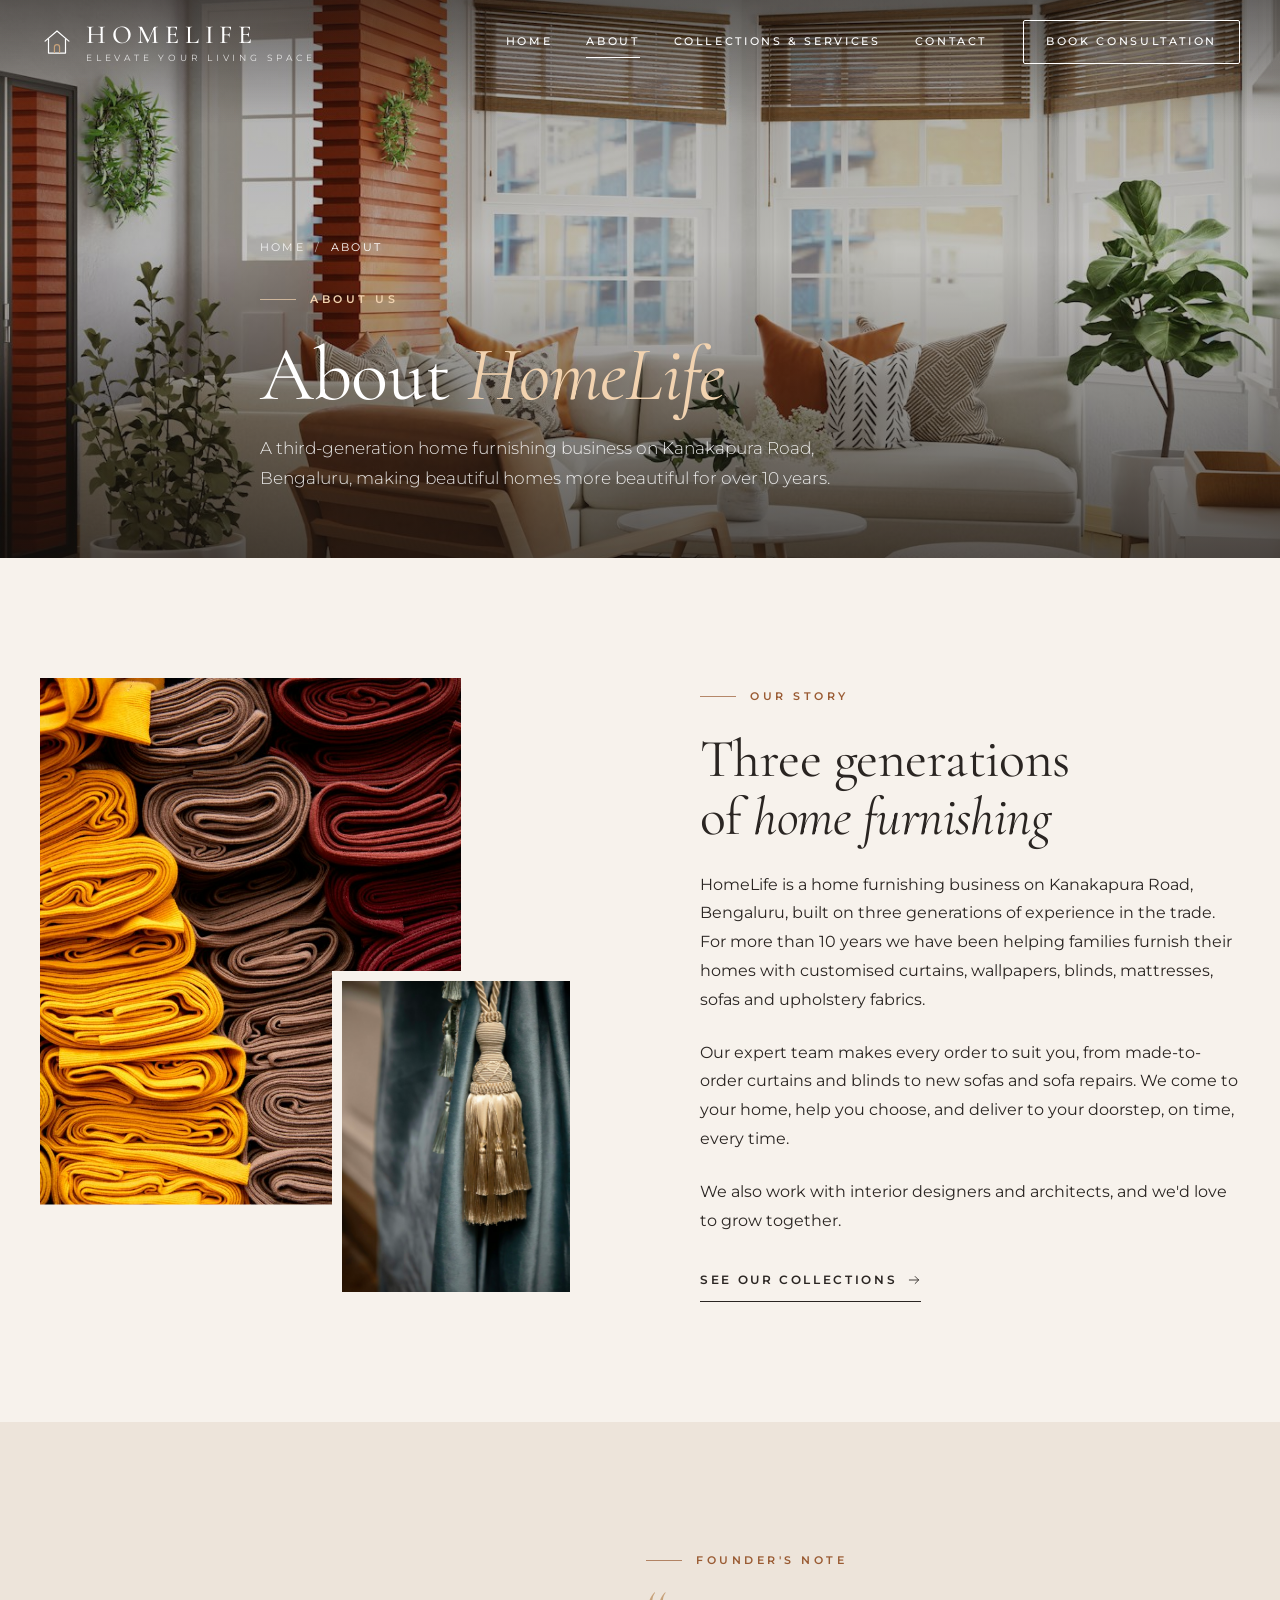
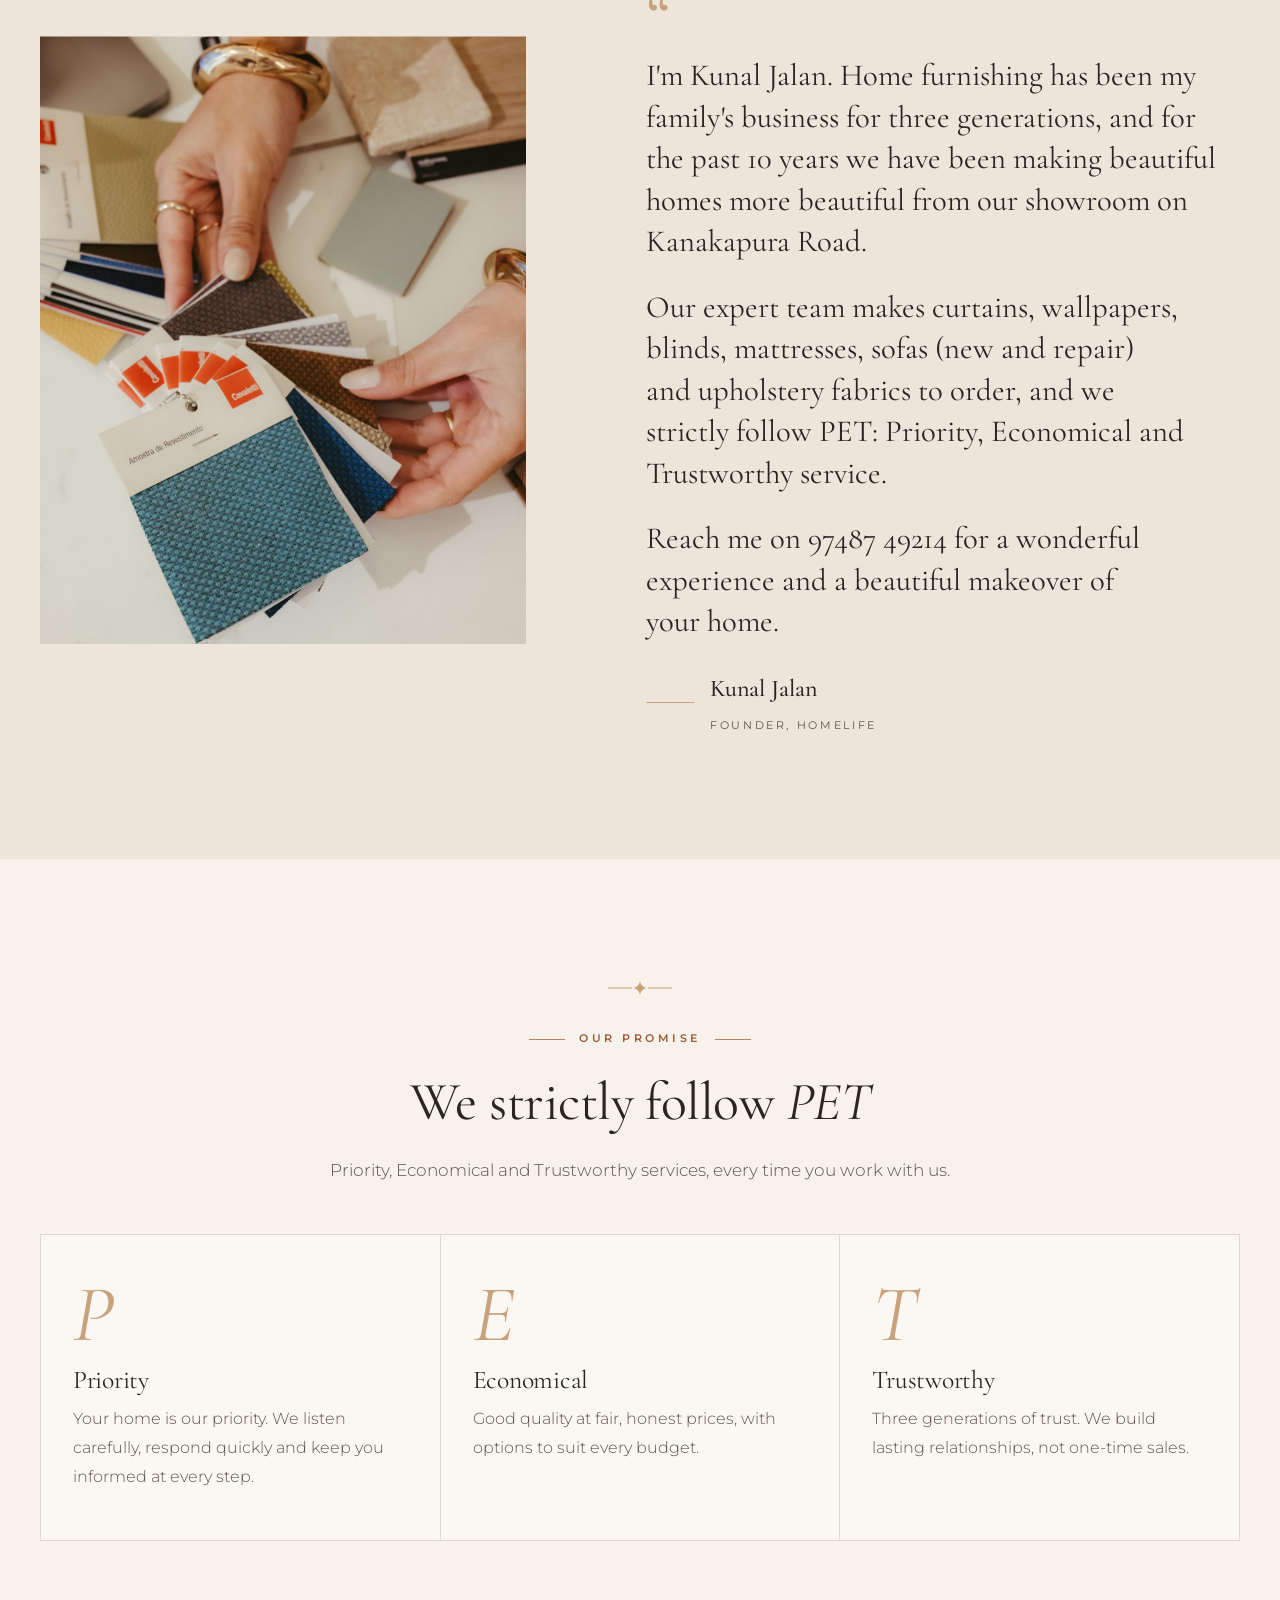
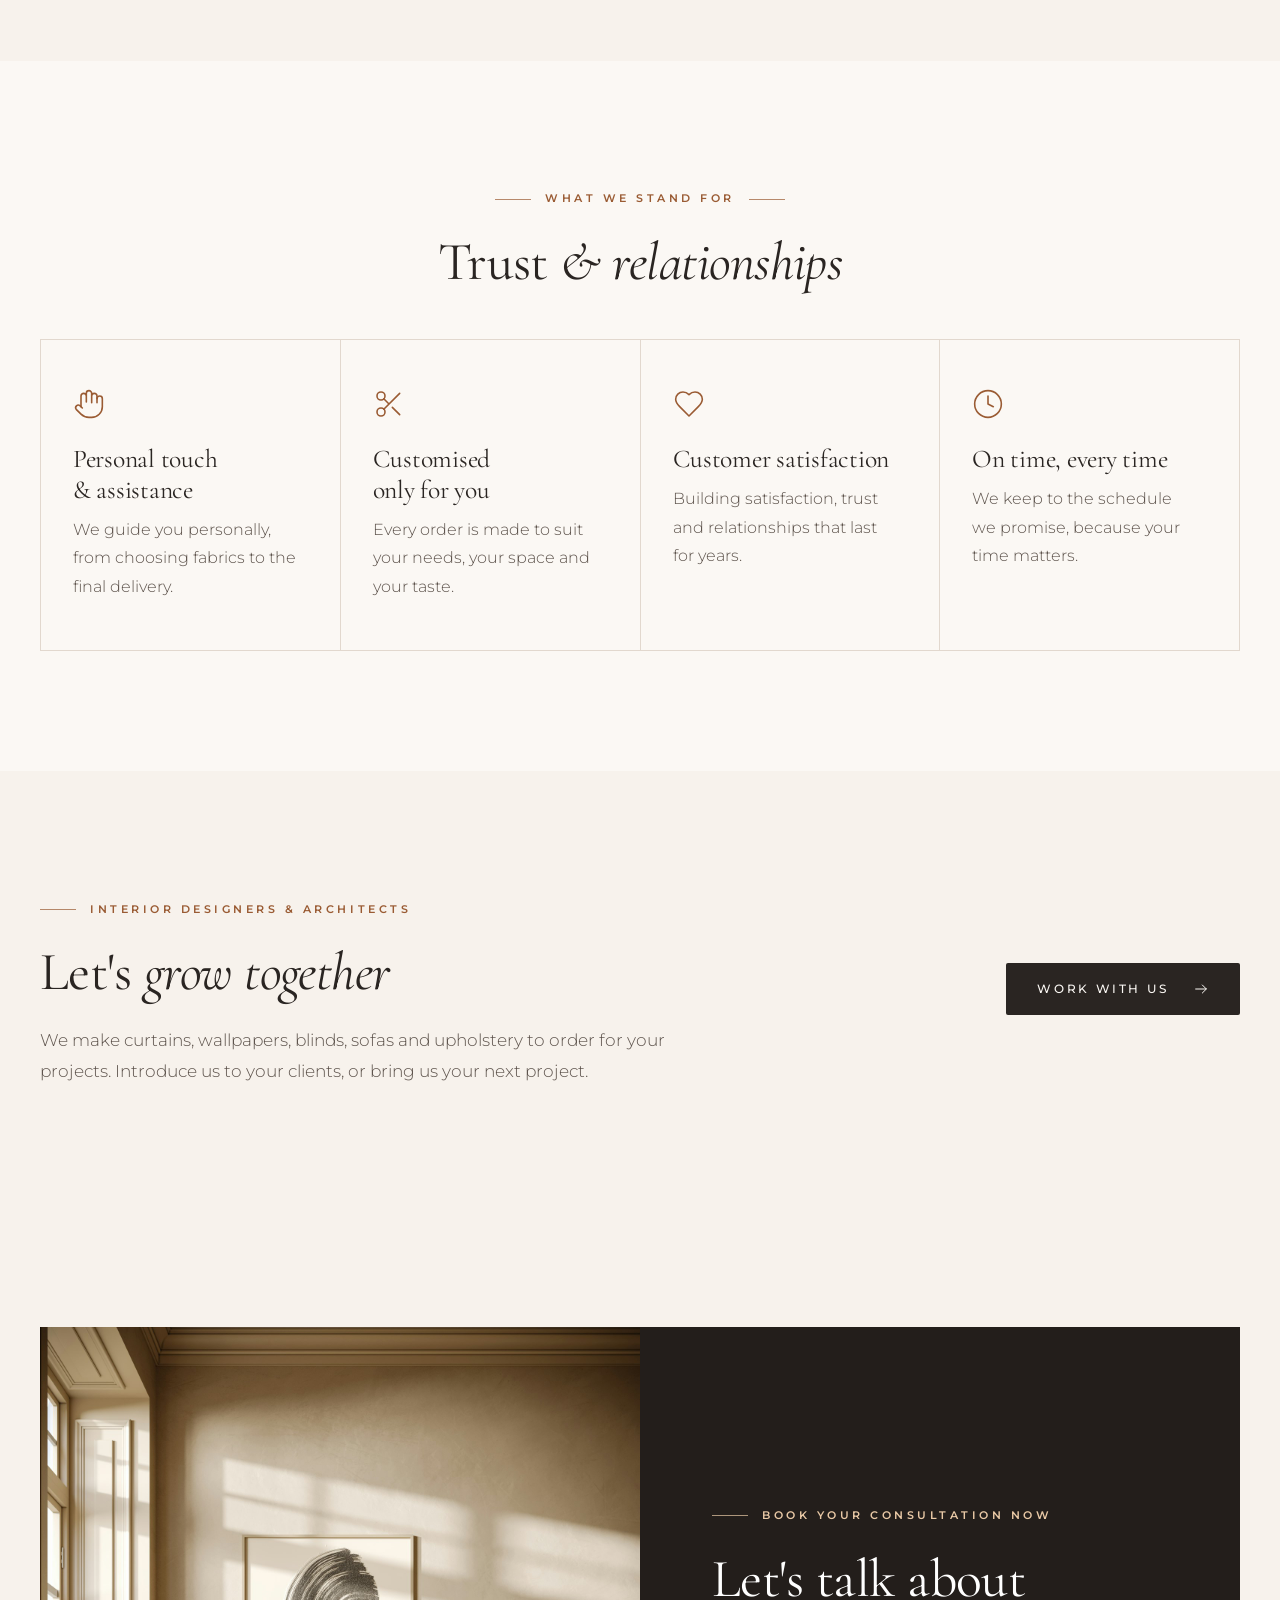
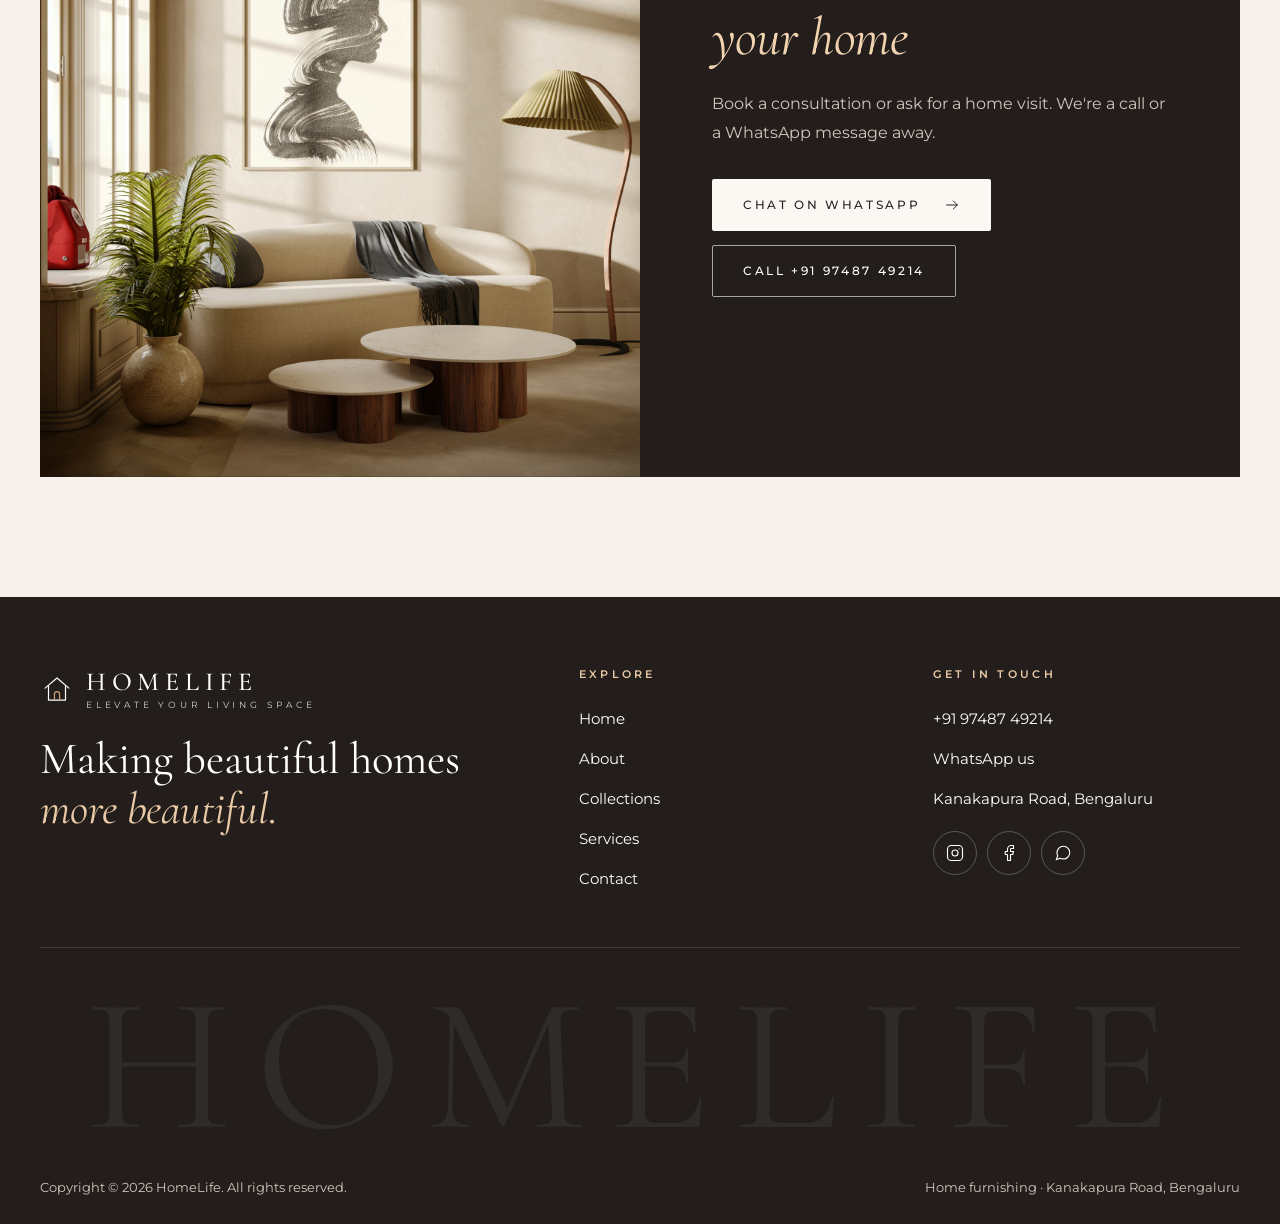
<file: about.html>
<!doctype html>
<html lang="en-IN">
<head>
  <meta charset="utf-8">
  <meta name="viewport" content="width=device-width, initial-scale=1">
  <title>About | HomeLife</title>
  <meta name="description" content="HomeLife is a third-generation home furnishing business on Kanakapura Road, Bengaluru, led by founder Kunal Jalan. We follow PET: Priority, Economical and Trustworthy services.">
  <link rel="canonical" href="https://thehomelife.in/about.html">
  <meta name="theme-color" content="#231E1B">
  <meta property="og:type" content="website">
  <meta property="og:site_name" content="HomeLife">
  <meta property="og:title" content="About | HomeLife">
  <meta property="og:description" content="HomeLife is a third-generation home furnishing business on Kanakapura Road, Bengaluru, led by founder Kunal Jalan. We follow PET: Priority, Economical and Trustworthy services.">
  <meta property="og:url" content="https://thehomelife.in/about.html">
  <meta property="og:image" content="https://thehomelife.in/assets/img/living-sectional.jpg">
  <meta property="og:locale" content="en_IN">
  <meta name="twitter:card" content="summary_large_image">
  <link rel="icon" href="assets/img/favicon.svg" type="image/svg+xml">
  <link rel="preload" as="image" href="assets/img/living-sectional.jpg" fetchpriority="high">
  <link rel="preconnect" href="https://fonts.googleapis.com">
  <link rel="preconnect" href="https://fonts.gstatic.com" crossorigin>
  <link rel="stylesheet" href="https://fonts.googleapis.com/css2?family=Cormorant+Garamond:ital,wght@0,400;0,500;0,600;1,400;1,500&amp;family=Montserrat:wght@300;400;500;600&amp;display=swap">
  <link rel="stylesheet" href="assets/css/styles.css">
  <script src="assets/js/main.js" defer></script>
</head>
<body>
  <a class="skip-link" href="#main">Skip to content</a>

  <header class="site-header site-header--light">
    <div class="container site-header__inner">
      <a class="brand" href="index.html" aria-label="HomeLife, home page"><svg class="brand__mark" viewBox="0 0 40 40" aria-hidden="true" focusable="false"><path d="M6 19 20 7l14 12" fill="none" stroke="currentColor" stroke-width="1.4" stroke-linecap="round" stroke-linejoin="round"/><path d="M10 16v17h20V16" fill="none" stroke="currentColor" stroke-width="1.4" stroke-linejoin="round"/><path d="M17 33v-7a3 3 0 0 1 6 0v7" fill="none" stroke="#C8A27A" stroke-width="1.4"/></svg><span class="brand__text"><span class="brand__name">HOMELIFE</span><span class="brand__sub">Elevate your living space</span></span></a>
      <button class="nav-toggle" type="button" aria-controls="site-nav" aria-expanded="false" aria-label="Open menu">
        <svg class="icon-open" aria-hidden="true" focusable="false" viewBox="0 0 24 24" fill="none" stroke="currentColor" stroke-width="1.5" stroke-linecap="round" stroke-linejoin="round"><path d="M3 8h18M3 16h18"/></svg><svg class="icon-close" aria-hidden="true" focusable="false" viewBox="0 0 24 24" fill="none" stroke="currentColor" stroke-width="1.5" stroke-linecap="round" stroke-linejoin="round"><path d="M6 6l12 12M18 6L6 18"/></svg>
      </button>
      <nav id="site-nav" class="site-nav" aria-label="Main">
        <ul>
          <li><a href="index.html">Home</a></li>
          <li><a href="about.html" aria-current="page">About</a></li>
          <li><a href="products.html">Collections &amp; Services</a></li>
          <li><a href="contact.html">Contact</a></li>
          <li><a class="btn" href="https://wa.me/919748749214?text=Hi%20HomeLife%2C%20I%27d%20like%20to%20book%20a%20consultation." target="_blank" rel="noopener">Book consultation<span class="visually-hidden"> on WhatsApp (opens in a new tab)</span></a></li>
        </ul>
      </nav>
    </div>
  </header>

  <main id="main">
    <section class="page-hero">
      <div class="page-hero__media"><img src="assets/img/living-sectional.jpg" alt="A light-filled living room with a white sectional sofa and a leather armchair" width="1400" height="1400" fetchpriority="high"></div>
      <div class="container page-hero__content">
        <nav class="breadcrumb" aria-label="Breadcrumb"><ol><li><a href="index.html">Home</a></li><li aria-current="page">About</li></ol></nav>
        <span class="eyebrow">About us</span>
        <h1>About <em>HomeLife</em></h1>
        <p class="lead">A third-generation home furnishing business on Kanakapura Road, Bengaluru, making beautiful homes more beautiful for over 10 years.</p>
      </div>
    </section>

    <section class="section" aria-labelledby="our-story">
      <div class="container split">
        <div class="stack">
          <div class="stack__main reveal-img"><img src="assets/img/fabric-rolls.jpg" alt="Rolls of upholstery fabric in warm colours" width="1200" height="800" loading="lazy" decoding="async"></div>
          <div class="stack__inset reveal-img"><img src="assets/img/drapes-tassel.jpg" alt="A decorative curtain tie-back with tassels" width="1000" height="1500" loading="lazy" decoding="async"></div>
        </div>
        <div class="reveal">
          <span class="eyebrow">Our story</span>
          <h2 id="our-story">Three generations of <em>home furnishing</em></h2>
          <p>HomeLife is a home furnishing business on Kanakapura Road, Bengaluru, built on three generations of experience in the trade. For more than 10 years we have been helping families furnish their homes with customised curtains, wallpapers, blinds, mattresses, sofas and upholstery fabrics.</p>
          <p>Our expert team makes every order to suit you, from made-to-order curtains and blinds to new sofas and sofa repairs. We come to your home, help you choose, and deliver to your doorstep, on time, every time.</p>
          <p>We also work with interior designers and architects, and we'd love to grow together.</p>
          <a class="text-link" href="products.html#collections">See our collections <svg aria-hidden="true" focusable="false" viewBox="0 0 24 24" fill="none" stroke="currentColor" stroke-width="1.5" stroke-linecap="round" stroke-linejoin="round"><path d="M4 12h16M14 6l6 6-6 6"/></svg></a>
        </div>
      </div>
    </section>

    <section class="section section--sand" aria-labelledby="founder-title">
      <div class="container founder">
        <div class="photo reveal-img"><img src="assets/img/fabric-samples.jpg" alt="Hands choosing from colourful fabric samples" width="1400" height="2099" loading="lazy" decoding="async" style="object-position:50% 35%"></div>
        <div class="reveal">
          <span class="eyebrow" id="founder-title">Founder's note</span>
          <blockquote class="founder__quote">
            <p>I'm Kunal Jalan. Home furnishing has been my family's business for three generations, and for the past 10 years we have been making beautiful homes more beautiful from our showroom on Kanakapura Road.</p>
            <p>Our expert team makes curtains, wallpapers, blinds, mattresses, sofas (new and repair) and upholstery fabrics to order, and we strictly follow PET: Priority, Economical and Trustworthy service.</p>
            <p>Reach me on 97487 49214 for a wonderful experience and a beautiful makeover of your home.</p>
          </blockquote>
          <div class="founder__sig"><div><strong>Kunal Jalan</strong><span>Founder, HomeLife</span></div></div>
        </div>
      </div>
    </section>

    <section class="section" aria-labelledby="pet-title">
      <div class="container">
        <div class="section-head section-head--center">
          <svg class="ornament" viewBox="0 0 64 18" aria-hidden="true" focusable="false"><path d="M0 9h24M40 9h24" stroke="currentColor"/><path d="M32 2c.4 3.6 3.4 6.6 7 7-3.6.4-6.6 3.4-7 7-.4-3.6-3.4-6.6-7-7 3.6-.4 6.6-3.4 7-7z" fill="currentColor"/></svg>
          <span class="eyebrow">Our promise</span>
          <h2 id="pet-title">We strictly follow <em>PET</em></h2>
          <p class="lead">Priority, Economical and Trustworthy services, every time you work with us.</p>
        </div>
        <div class="pet">
          <div class="pet__item reveal"><span class="pet__letter" aria-hidden="true">P</span><h3>Priority</h3><p>Your home is our priority. We listen carefully, respond quickly and keep you informed at every step.</p></div>
          <div class="pet__item reveal"><span class="pet__letter" aria-hidden="true">E</span><h3>Economical</h3><p>Good quality at fair, honest prices, with options to suit every budget.</p></div>
          <div class="pet__item reveal"><span class="pet__letter" aria-hidden="true">T</span><h3>Trustworthy</h3><p>Three generations of trust. We build lasting relationships, not one-time sales.</p></div>
        </div>
      </div>
    </section>

    <section class="section section--surface" aria-labelledby="believe-title">
      <div class="container">
        <div class="section-head section-head--center">
          <span class="eyebrow">What we stand for</span>
          <h2 id="believe-title">Trust <em>&amp; relationships</em></h2>
        </div>
        <div class="values">
          <div class="value reveal"><svg aria-hidden="true" focusable="false" viewBox="0 0 24 24" fill="none" stroke="currentColor" stroke-width="1.5" stroke-linecap="round" stroke-linejoin="round"><path d="M18 11V6a2 2 0 0 0-4 0v5M14 10V4a2 2 0 0 0-4 0v6M10 10.5V6a2 2 0 0 0-4 0v8"/><path d="M18 8a2 2 0 1 1 4 0v6a8 8 0 0 1-8 8h-2c-2.8 0-4.5-.9-6-2.4l-3.6-3.6a2 2 0 0 1 2.8-2.8L7 15"/></svg><h3>Personal touch &amp; assistance</h3><p>We guide you personally, from choosing fabrics to the final delivery.</p></div>
          <div class="value reveal"><svg aria-hidden="true" focusable="false" viewBox="0 0 24 24" fill="none" stroke="currentColor" stroke-width="1.5" stroke-linecap="round" stroke-linejoin="round"><circle cx="6" cy="6" r="3"/><circle cx="6" cy="18" r="3"/><path d="M20 4L8.1 15.9M14.5 14.5L20 20M8.1 8.1L12 12"/></svg><h3>Customised only for you</h3><p>Every order is made to suit your needs, your space and your taste.</p></div>
          <div class="value reveal"><svg aria-hidden="true" focusable="false" viewBox="0 0 24 24" fill="none" stroke="currentColor" stroke-width="1.5" stroke-linecap="round" stroke-linejoin="round"><path d="M19 14c1.5-1.5 3-3.2 3-5.5A5.5 5.5 0 0 0 16.5 3c-1.8 0-3 .5-4.5 2-1.5-1.5-2.7-2-4.5-2A5.5 5.5 0 0 0 2 8.5c0 2.3 1.5 4 3 5.5l7 7z"/></svg><h3>Customer satisfaction</h3><p>Building satisfaction, trust and relationships that last for years.</p></div>
          <div class="value reveal"><svg aria-hidden="true" focusable="false" viewBox="0 0 24 24" fill="none" stroke="currentColor" stroke-width="1.5" stroke-linecap="round" stroke-linejoin="round"><circle cx="12" cy="12" r="10"/><path d="M12 6v6l4 2"/></svg><h3>On time, every time</h3><p>We keep to the schedule we promise, because your time matters.</p></div>
        </div>
      </div>
    </section>

    <section class="section" aria-labelledby="partner-title">
      <div class="container partner reveal">
        <div>
          <span class="eyebrow">Interior designers &amp; architects</span>
          <h2 id="partner-title">Let's <em>grow together</em></h2>
          <p class="lead" style="margin-bottom:0">We make curtains, wallpapers, blinds, sofas and upholstery to order for your projects. Introduce us to your clients, or bring us your next project.</p>
        </div>
        <div><a class="btn btn--primary" href="https://wa.me/919748749214?text=Hi%20HomeLife%2C%20I%27m%20an%20interior%20designer%20/%20architect%20and%20would%20like%20to%20work%20together." target="_blank" rel="noopener">Work with us<span class="visually-hidden"> on WhatsApp (opens in a new tab)</span> <svg aria-hidden="true" focusable="false" viewBox="0 0 24 24" fill="none" stroke="currentColor" stroke-width="1.5" stroke-linecap="round" stroke-linejoin="round"><path d="M4 12h16M14 6l6 6-6 6"/></svg></a></div>
      </div>
    </section>

    <section class="section" aria-labelledby="cta-title">
      <div class="container">
        <div class="cta on-dark">
          <div class="cta__media reveal-img"><img src="assets/img/living-art.jpg" alt="A living room with a cream sofa and framed artwork" width="1600" height="2000" loading="lazy" decoding="async"></div>
          <div class="cta__body reveal">
            <span class="eyebrow">Book your consultation now</span>
            <h2 id="cta-title">Let's talk about <em>your home</em></h2>
            <p>Book a consultation or ask for a home visit. We're a call or a WhatsApp message away.</p>
            <div class="btn-row">
              <a class="btn btn--light" href="https://wa.me/919748749214?text=Hi%20HomeLife%2C%20I%27d%20like%20to%20book%20a%20consultation." target="_blank" rel="noopener">Chat on WhatsApp<span class="visually-hidden"> on WhatsApp (opens in a new tab)</span> <svg aria-hidden="true" focusable="false" viewBox="0 0 24 24" fill="none" stroke="currentColor" stroke-width="1.5" stroke-linecap="round" stroke-linejoin="round"><path d="M4 12h16M14 6l6 6-6 6"/></svg></a>
              <a class="btn btn--ghost-light" href="tel:+919748749214">Call +91 97487 49214</a>
            </div>
          </div>
        </div>
      </div>
    </section>

  </main>

  <footer class="site-footer">
    <div class="container">
      <div class="footer-top">
        <div>
          <a class="brand" href="index.html" aria-label="HomeLife, home page"><svg class="brand__mark" viewBox="0 0 40 40" aria-hidden="true" focusable="false"><path d="M6 19 20 7l14 12" fill="none" stroke="currentColor" stroke-width="1.4" stroke-linecap="round" stroke-linejoin="round"/><path d="M10 16v17h20V16" fill="none" stroke="currentColor" stroke-width="1.4" stroke-linejoin="round"/><path d="M17 33v-7a3 3 0 0 1 6 0v7" fill="none" stroke="#C8A27A" stroke-width="1.4"/></svg><span class="brand__text"><span class="brand__name">HOMELIFE</span><span class="brand__sub">Elevate your living space</span></span></a>
          <p class="footer-statement">Making beautiful homes <em>more beautiful.</em></p>
        </div>
        <nav aria-label="Footer">
          <h2>Explore</h2>
          <ul class="footer-links">
            <li><a href="index.html">Home</a></li>
            <li><a href="about.html">About</a></li>
            <li><a href="products.html#collections">Collections</a></li>
            <li><a href="products.html#services">Services</a></li>
            <li><a href="contact.html">Contact</a></li>
          </ul>
        </nav>
        <div>
          <h2>Get in touch</h2>
          <ul class="footer-links">
            <li><a href="tel:+919748749214">+91 97487 49214</a></li>
            <li><a href="https://wa.me/919748749214?text=Hi%20HomeLife%2C%20I%27d%20like%20to%20know%20more." target="_blank" rel="noopener">WhatsApp us<span class="visually-hidden"> on WhatsApp (opens in a new tab)</span></a></li>
            <li><a href="contact.html">Kanakapura Road, Bengaluru</a></li>
          </ul>
          <div class="socials" style="margin-top:12px">
            <a href="https://www.instagram.com/thehomelife.in/" target="_blank" rel="noopener" aria-label="HomeLife on Instagram (opens in a new tab)"><svg aria-hidden="true" focusable="false" viewBox="0 0 24 24" fill="none" stroke="currentColor" stroke-width="1.5" stroke-linecap="round" stroke-linejoin="round"><rect x="2" y="2" width="20" height="20" rx="5"/><circle cx="12" cy="12" r="4"/><path d="M17.5 6.5h.01"/></svg></a>
            <a href="https://www.facebook.com/profile.php?id=61597053927324" target="_blank" rel="noopener" aria-label="HomeLife on Facebook (opens in a new tab)"><svg aria-hidden="true" focusable="false" viewBox="0 0 24 24" fill="none" stroke="currentColor" stroke-width="1.5" stroke-linecap="round" stroke-linejoin="round"><path d="M18 2h-3a5 5 0 0 0-5 5v3H7v4h3v8h4v-8h3l1-4h-4V7a1 1 0 0 1 1-1h3z"/></svg></a>
            <a href="https://wa.me/919748749214?text=Hi%20HomeLife%2C%20I%27d%20like%20to%20know%20more." target="_blank" rel="noopener" aria-label="Chat with HomeLife on WhatsApp (opens in a new tab)"><svg aria-hidden="true" focusable="false" viewBox="0 0 24 24" fill="none" stroke="currentColor" stroke-width="1.5" stroke-linecap="round" stroke-linejoin="round"><path d="M21 11.5a8.4 8.4 0 0 1-9 8.4 8.6 8.6 0 0 1-3.8-.9L3 21l1.9-5.2A8.4 8.4 0 0 1 4 11.5 8.5 8.5 0 0 1 12.5 3 8.4 8.4 0 0 1 21 11.5z"/></svg></a>
          </div>
        </div>
      </div>
      <p class="footer-wordmark" aria-hidden="true">HOMELIFE</p>
      <div class="footer-bottom">
        <p>Copyright &copy; <span data-year>2026</span> HomeLife. All rights reserved.</p>
        <p>Home furnishing &middot; Kanakapura Road, Bengaluru</p>
      </div>
    </div>
  </footer>
</body>
</html>
</file>
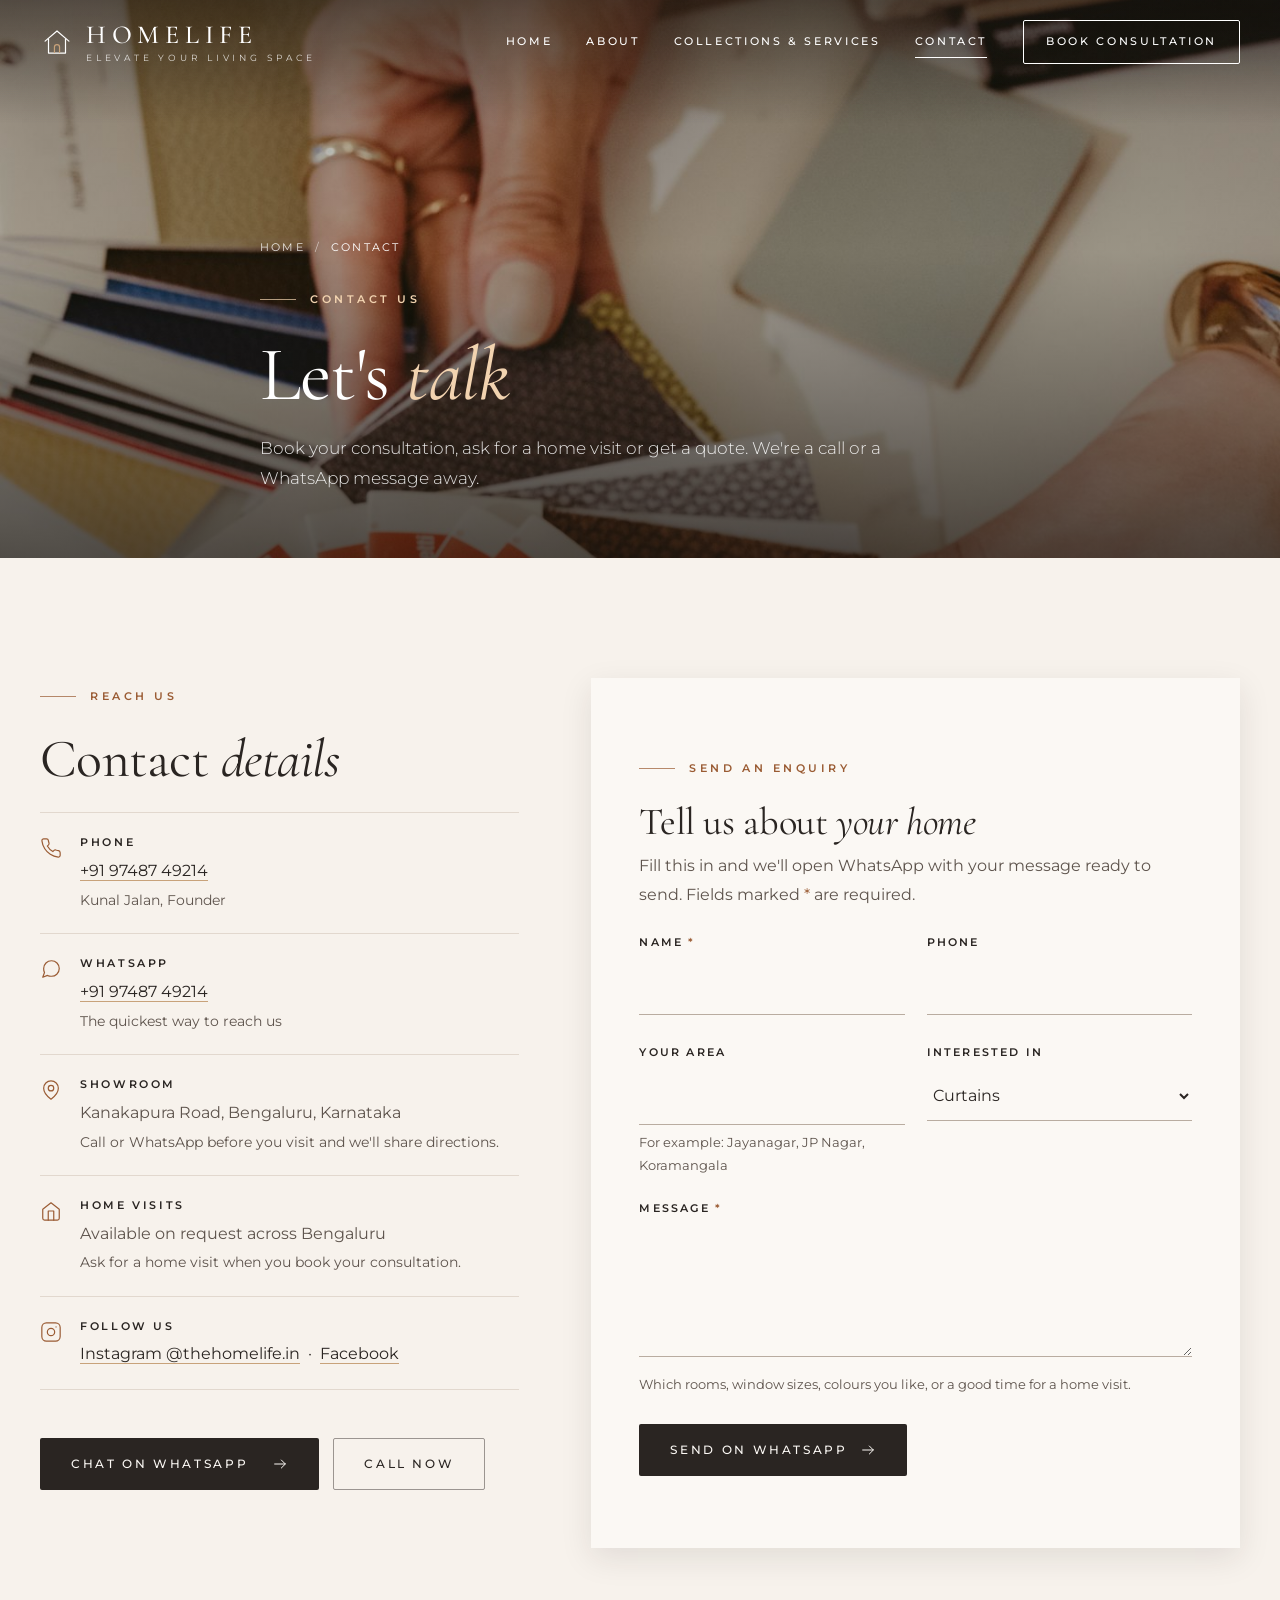
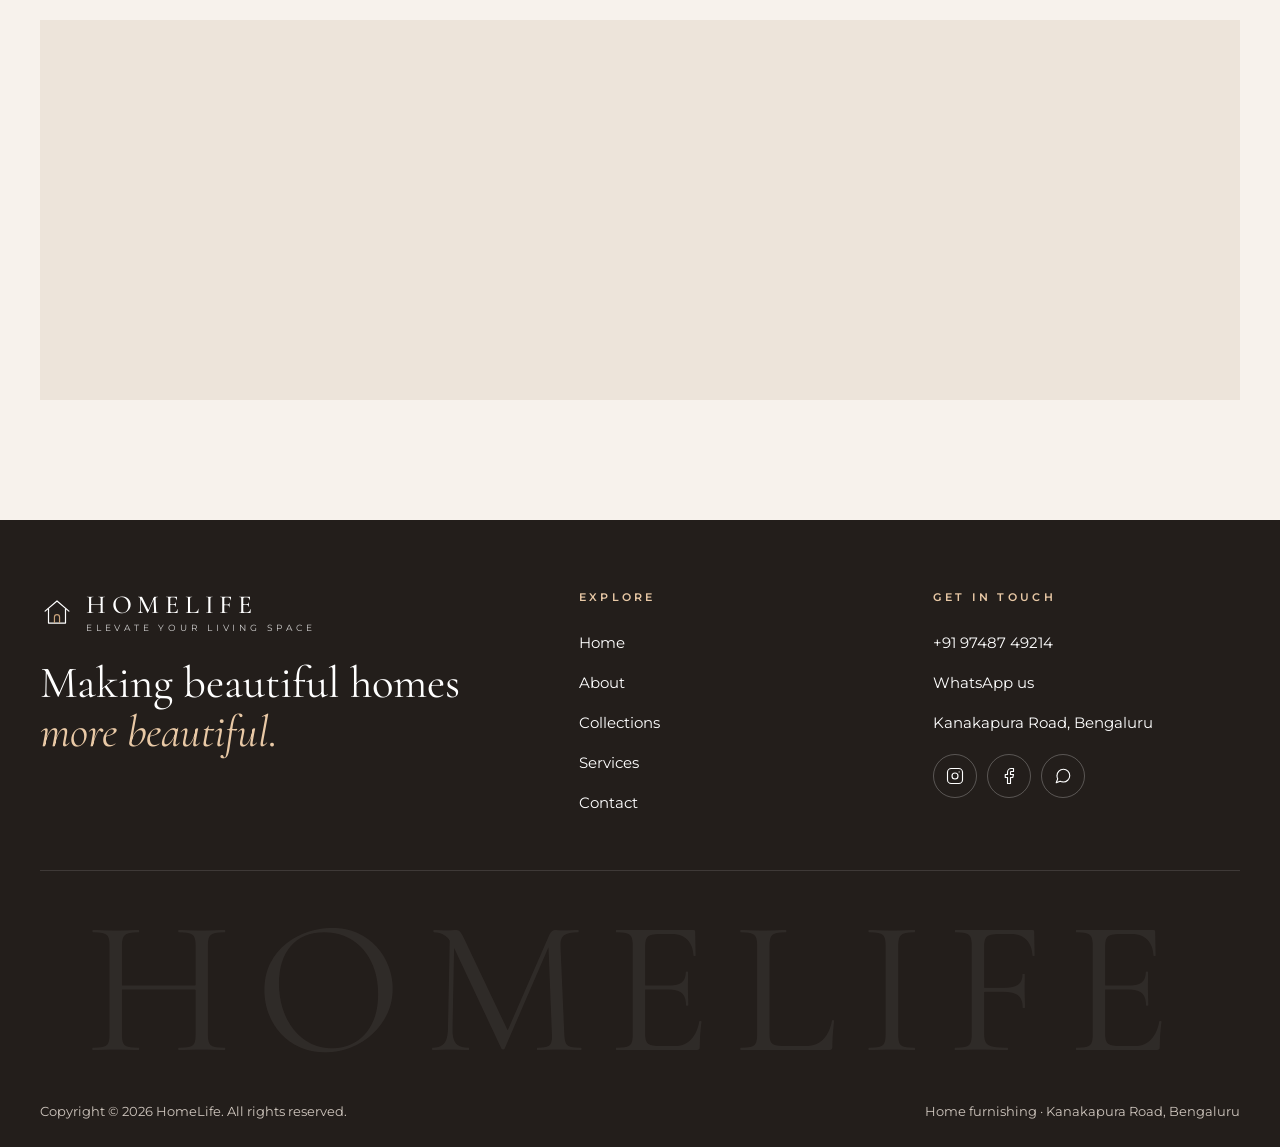
<file: contact.html>
<!doctype html>
<html lang="en-IN">
<head>
  <meta charset="utf-8">
  <meta name="viewport" content="width=device-width, initial-scale=1">
  <title>Contact | HomeLife</title>
  <meta name="description" content="Contact HomeLife on Kanakapura Road, Bengaluru: call or WhatsApp +91 97487 49214 to book a consultation or a home visit.">
  <link rel="canonical" href="https://thehomelife.in/contact.html">
  <meta name="theme-color" content="#231E1B">
  <meta property="og:type" content="website">
  <meta property="og:site_name" content="HomeLife">
  <meta property="og:title" content="Contact | HomeLife">
  <meta property="og:description" content="Contact HomeLife on Kanakapura Road, Bengaluru: call or WhatsApp +91 97487 49214 to book a consultation or a home visit.">
  <meta property="og:url" content="https://thehomelife.in/contact.html">
  <meta property="og:image" content="https://thehomelife.in/assets/img/fabric-samples.jpg">
  <meta property="og:locale" content="en_IN">
  <meta name="twitter:card" content="summary_large_image">
  <link rel="icon" href="assets/img/favicon.svg" type="image/svg+xml">
  <link rel="preload" as="image" href="assets/img/fabric-samples.jpg" fetchpriority="high">
  <link rel="preconnect" href="https://fonts.googleapis.com">
  <link rel="preconnect" href="https://fonts.gstatic.com" crossorigin>
  <link rel="stylesheet" href="https://fonts.googleapis.com/css2?family=Cormorant+Garamond:ital,wght@0,400;0,500;0,600;1,400;1,500&amp;family=Montserrat:wght@300;400;500;600&amp;display=swap">
  <link rel="stylesheet" href="assets/css/styles.css">
  <script src="assets/js/main.js" defer></script>
</head>
<body>
  <a class="skip-link" href="#main">Skip to content</a>

  <header class="site-header site-header--light">
    <div class="container site-header__inner">
      <a class="brand" href="index.html" aria-label="HomeLife, home page"><svg class="brand__mark" viewBox="0 0 40 40" aria-hidden="true" focusable="false"><path d="M6 19 20 7l14 12" fill="none" stroke="currentColor" stroke-width="1.4" stroke-linecap="round" stroke-linejoin="round"/><path d="M10 16v17h20V16" fill="none" stroke="currentColor" stroke-width="1.4" stroke-linejoin="round"/><path d="M17 33v-7a3 3 0 0 1 6 0v7" fill="none" stroke="#C8A27A" stroke-width="1.4"/></svg><span class="brand__text"><span class="brand__name">HOMELIFE</span><span class="brand__sub">Elevate your living space</span></span></a>
      <button class="nav-toggle" type="button" aria-controls="site-nav" aria-expanded="false" aria-label="Open menu">
        <svg class="icon-open" aria-hidden="true" focusable="false" viewBox="0 0 24 24" fill="none" stroke="currentColor" stroke-width="1.5" stroke-linecap="round" stroke-linejoin="round"><path d="M3 8h18M3 16h18"/></svg><svg class="icon-close" aria-hidden="true" focusable="false" viewBox="0 0 24 24" fill="none" stroke="currentColor" stroke-width="1.5" stroke-linecap="round" stroke-linejoin="round"><path d="M6 6l12 12M18 6L6 18"/></svg>
      </button>
      <nav id="site-nav" class="site-nav" aria-label="Main">
        <ul>
          <li><a href="index.html">Home</a></li>
          <li><a href="about.html">About</a></li>
          <li><a href="products.html">Collections &amp; Services</a></li>
          <li><a href="contact.html" aria-current="page">Contact</a></li>
          <li><a class="btn" href="https://wa.me/919748749214?text=Hi%20HomeLife%2C%20I%27d%20like%20to%20book%20a%20consultation." target="_blank" rel="noopener">Book consultation<span class="visually-hidden"> on WhatsApp (opens in a new tab)</span></a></li>
        </ul>
      </nav>
    </div>
  </header>

  <main id="main">
    <section class="page-hero">
      <div class="page-hero__media"><img src="assets/img/fabric-samples.jpg" alt="Hands choosing from colourful fabric samples" width="1400" height="2099" fetchpriority="high" style="object-position:50% 30%"></div>
      <div class="container page-hero__content">
        <nav class="breadcrumb" aria-label="Breadcrumb"><ol><li><a href="index.html">Home</a></li><li aria-current="page">Contact</li></ol></nav>
        <span class="eyebrow">Contact us</span>
        <h1>Let's <em>talk</em></h1>
        <p class="lead">Book your consultation, ask for a home visit or get a quote. We're a call or a WhatsApp message away.</p>
      </div>
    </section>

    <section class="section" aria-labelledby="details-title">
      <div class="container contact-grid">
        <div class="reveal">
          <span class="eyebrow">Reach us</span>
          <h2 id="details-title">Contact <em>details</em></h2>
          <ul class="contact-list">
            <li><svg aria-hidden="true" focusable="false" viewBox="0 0 24 24" fill="none" stroke="currentColor" stroke-width="1.5" stroke-linecap="round" stroke-linejoin="round"><path d="M22 16.9v3a2 2 0 0 1-2.2 2 19.8 19.8 0 0 1-8.6-3.1 19.5 19.5 0 0 1-6-6A19.8 19.8 0 0 1 2.1 4.2 2 2 0 0 1 4.1 2h3a2 2 0 0 1 2 1.7c.1 1 .4 1.9.7 2.8a2 2 0 0 1-.5 2.1L8 9.9a16 16 0 0 0 6 6l1.3-1.3a2 2 0 0 1 2.1-.4c.9.3 1.8.6 2.8.7a2 2 0 0 1 1.7 2z"/></svg><div><strong>Phone</strong><a href="tel:+919748749214">+91 97487 49214</a><span class="note">Kunal Jalan, Founder</span></div></li>
            <li><svg aria-hidden="true" focusable="false" viewBox="0 0 24 24" fill="none" stroke="currentColor" stroke-width="1.5" stroke-linecap="round" stroke-linejoin="round"><path d="M21 11.5a8.4 8.4 0 0 1-9 8.4 8.6 8.6 0 0 1-3.8-.9L3 21l1.9-5.2A8.4 8.4 0 0 1 4 11.5 8.5 8.5 0 0 1 12.5 3 8.4 8.4 0 0 1 21 11.5z"/></svg><div><strong>WhatsApp</strong><a href="https://wa.me/919748749214?text=Hi%20HomeLife%2C%20I%27d%20like%20to%20know%20more." target="_blank" rel="noopener">+91 97487 49214<span class="visually-hidden"> (opens WhatsApp in a new tab)</span></a><span class="note">The quickest way to reach us</span></div></li>
            <li><svg aria-hidden="true" focusable="false" viewBox="0 0 24 24" fill="none" stroke="currentColor" stroke-width="1.5" stroke-linecap="round" stroke-linejoin="round"><path d="M20 10c0 6-8 12-8 12s-8-6-8-12a8 8 0 0 1 16 0z"/><circle cx="12" cy="10" r="3"/></svg><div><strong>Showroom</strong><span>Kanakapura Road, Bengaluru, Karnataka</span><span class="note">Call or WhatsApp before you visit and we'll share directions.</span></div></li>
            <li><svg aria-hidden="true" focusable="false" viewBox="0 0 24 24" fill="none" stroke="currentColor" stroke-width="1.5" stroke-linecap="round" stroke-linejoin="round"><path d="M3 10l9-7 9 7v10a2 2 0 0 1-2 2H5a2 2 0 0 1-2-2z"/><path d="M9 22V12h6v10"/></svg><div><strong>Home visits</strong><span>Available on request across Bengaluru</span><span class="note">Ask for a home visit when you book your consultation.</span></div></li>
            <li><svg aria-hidden="true" focusable="false" viewBox="0 0 24 24" fill="none" stroke="currentColor" stroke-width="1.5" stroke-linecap="round" stroke-linejoin="round"><rect x="2" y="2" width="20" height="20" rx="5"/><circle cx="12" cy="12" r="4"/><path d="M17.5 6.5h.01"/></svg><div><strong>Follow us</strong><a href="https://www.instagram.com/thehomelife.in/" target="_blank" rel="noopener">Instagram @thehomelife.in</a> &nbsp;&middot;&nbsp; <a href="https://www.facebook.com/profile.php?id=61597053927324" target="_blank" rel="noopener">Facebook</a></div></li>
          </ul>
          <div class="btn-row">
            <a class="btn btn--primary" href="https://wa.me/919748749214?text=Hi%20HomeLife%2C%20I%27d%20like%20to%20know%20more." target="_blank" rel="noopener">Chat on WhatsApp<span class="visually-hidden"> on WhatsApp (opens in a new tab)</span> <svg aria-hidden="true" focusable="false" viewBox="0 0 24 24" fill="none" stroke="currentColor" stroke-width="1.5" stroke-linecap="round" stroke-linejoin="round"><path d="M4 12h16M14 6l6 6-6 6"/></svg></a>
            <a class="btn btn--secondary" href="tel:+919748749214">Call now</a>
          </div>
        </div>

        <div class="form-card reveal">
          <span class="eyebrow">Send an enquiry</span>
          <h2>Tell us about <em>your home</em></h2>
          <p style="color:var(--color-muted-foreground)">Fill this in and we'll open WhatsApp with your message ready to send. Fields marked <span class="req">*</span> are required.</p>
          <form id="contact-form" data-whatsapp="919748749214" novalidate>
            <div class="form-grid">
              <div class="field">
                <label for="cf-name">Name <span class="req" aria-hidden="true">*</span></label>
                <input class="input" id="cf-name" name="name" type="text" autocomplete="name" required aria-describedby="cf-name-error">
                <span class="field-error" id="cf-name-error" aria-live="polite"></span>
              </div>
              <div class="field">
                <label for="cf-phone">Phone</label>
                <input class="input" id="cf-phone" name="phone" type="tel" autocomplete="tel" inputmode="tel" aria-describedby="cf-phone-error">
                <span class="field-error" id="cf-phone-error" aria-live="polite"></span>
              </div>
              <div class="field">
                <label for="cf-area">Your area</label>
                <input class="input" id="cf-area" name="area" type="text" autocomplete="address-level3" aria-describedby="cf-area-hint">
                <span class="hint" id="cf-area-hint">For example: Jayanagar, JP Nagar, Koramangala</span>
              </div>
              <div class="field">
                <label for="cf-topic">Interested in</label>
                <select class="input" id="cf-topic" name="topic">
                  <option>Curtains</option>
                  <option>Wallpapers</option>
                  <option>Blinds</option>
                  <option>Mattresses</option>
                  <option>Sofas (new or repair)</option>
                  <option>Upholstery fabrics</option>
                  <option>Curtains and More collection</option>
                  <option>Drapes Avenue collection</option>
                  <option>Opulence collection</option>
                  <option>Home visit</option>
                  <option>Something else</option>
                </select>
              </div>
              <div class="field full">
                <label for="cf-message">Message <span class="req" aria-hidden="true">*</span></label>
                <textarea class="input" id="cf-message" name="message" required aria-describedby="cf-message-hint cf-message-error"></textarea>
                <span class="hint" id="cf-message-hint">Which rooms, window sizes, colours you like, or a good time for a home visit.</span>
                <span class="field-error" id="cf-message-error" aria-live="polite"></span>
              </div>
              <div class="full">
                <button class="btn btn--primary" type="submit">Send on WhatsApp <svg aria-hidden="true" focusable="false" viewBox="0 0 24 24" fill="none" stroke="currentColor" stroke-width="1.5" stroke-linecap="round" stroke-linejoin="round"><path d="M4 12h16M14 6l6 6-6 6"/></svg></button>
              </div>
            </div>
            <div class="form-status" role="status" aria-live="polite"></div>
          </form>
        </div>
      </div>

      <div class="container">
        <div class="map reveal">
          <iframe src="https://www.google.com/maps?q=Kanakapura+Road,+Bengaluru,+Karnataka&amp;output=embed" title="Map of Kanakapura Road, Bengaluru, where the HomeLife showroom is" loading="lazy" referrerpolicy="no-referrer-when-downgrade"></iframe>
        </div>
      </div>
    </section>

  </main>

  <footer class="site-footer">
    <div class="container">
      <div class="footer-top">
        <div>
          <a class="brand" href="index.html" aria-label="HomeLife, home page"><svg class="brand__mark" viewBox="0 0 40 40" aria-hidden="true" focusable="false"><path d="M6 19 20 7l14 12" fill="none" stroke="currentColor" stroke-width="1.4" stroke-linecap="round" stroke-linejoin="round"/><path d="M10 16v17h20V16" fill="none" stroke="currentColor" stroke-width="1.4" stroke-linejoin="round"/><path d="M17 33v-7a3 3 0 0 1 6 0v7" fill="none" stroke="#C8A27A" stroke-width="1.4"/></svg><span class="brand__text"><span class="brand__name">HOMELIFE</span><span class="brand__sub">Elevate your living space</span></span></a>
          <p class="footer-statement">Making beautiful homes <em>more beautiful.</em></p>
        </div>
        <nav aria-label="Footer">
          <h2>Explore</h2>
          <ul class="footer-links">
            <li><a href="index.html">Home</a></li>
            <li><a href="about.html">About</a></li>
            <li><a href="products.html#collections">Collections</a></li>
            <li><a href="products.html#services">Services</a></li>
            <li><a href="contact.html">Contact</a></li>
          </ul>
        </nav>
        <div>
          <h2>Get in touch</h2>
          <ul class="footer-links">
            <li><a href="tel:+919748749214">+91 97487 49214</a></li>
            <li><a href="https://wa.me/919748749214?text=Hi%20HomeLife%2C%20I%27d%20like%20to%20know%20more." target="_blank" rel="noopener">WhatsApp us<span class="visually-hidden"> on WhatsApp (opens in a new tab)</span></a></li>
            <li><a href="contact.html">Kanakapura Road, Bengaluru</a></li>
          </ul>
          <div class="socials" style="margin-top:12px">
            <a href="https://www.instagram.com/thehomelife.in/" target="_blank" rel="noopener" aria-label="HomeLife on Instagram (opens in a new tab)"><svg aria-hidden="true" focusable="false" viewBox="0 0 24 24" fill="none" stroke="currentColor" stroke-width="1.5" stroke-linecap="round" stroke-linejoin="round"><rect x="2" y="2" width="20" height="20" rx="5"/><circle cx="12" cy="12" r="4"/><path d="M17.5 6.5h.01"/></svg></a>
            <a href="https://www.facebook.com/profile.php?id=61597053927324" target="_blank" rel="noopener" aria-label="HomeLife on Facebook (opens in a new tab)"><svg aria-hidden="true" focusable="false" viewBox="0 0 24 24" fill="none" stroke="currentColor" stroke-width="1.5" stroke-linecap="round" stroke-linejoin="round"><path d="M18 2h-3a5 5 0 0 0-5 5v3H7v4h3v8h4v-8h3l1-4h-4V7a1 1 0 0 1 1-1h3z"/></svg></a>
            <a href="https://wa.me/919748749214?text=Hi%20HomeLife%2C%20I%27d%20like%20to%20know%20more." target="_blank" rel="noopener" aria-label="Chat with HomeLife on WhatsApp (opens in a new tab)"><svg aria-hidden="true" focusable="false" viewBox="0 0 24 24" fill="none" stroke="currentColor" stroke-width="1.5" stroke-linecap="round" stroke-linejoin="round"><path d="M21 11.5a8.4 8.4 0 0 1-9 8.4 8.6 8.6 0 0 1-3.8-.9L3 21l1.9-5.2A8.4 8.4 0 0 1 4 11.5 8.5 8.5 0 0 1 12.5 3 8.4 8.4 0 0 1 21 11.5z"/></svg></a>
          </div>
        </div>
      </div>
      <p class="footer-wordmark" aria-hidden="true">HOMELIFE</p>
      <div class="footer-bottom">
        <p>Copyright &copy; <span data-year>2026</span> HomeLife. All rights reserved.</p>
        <p>Home furnishing &middot; Kanakapura Road, Bengaluru</p>
      </div>
    </div>
  </footer>
</body>
</html>
</file>
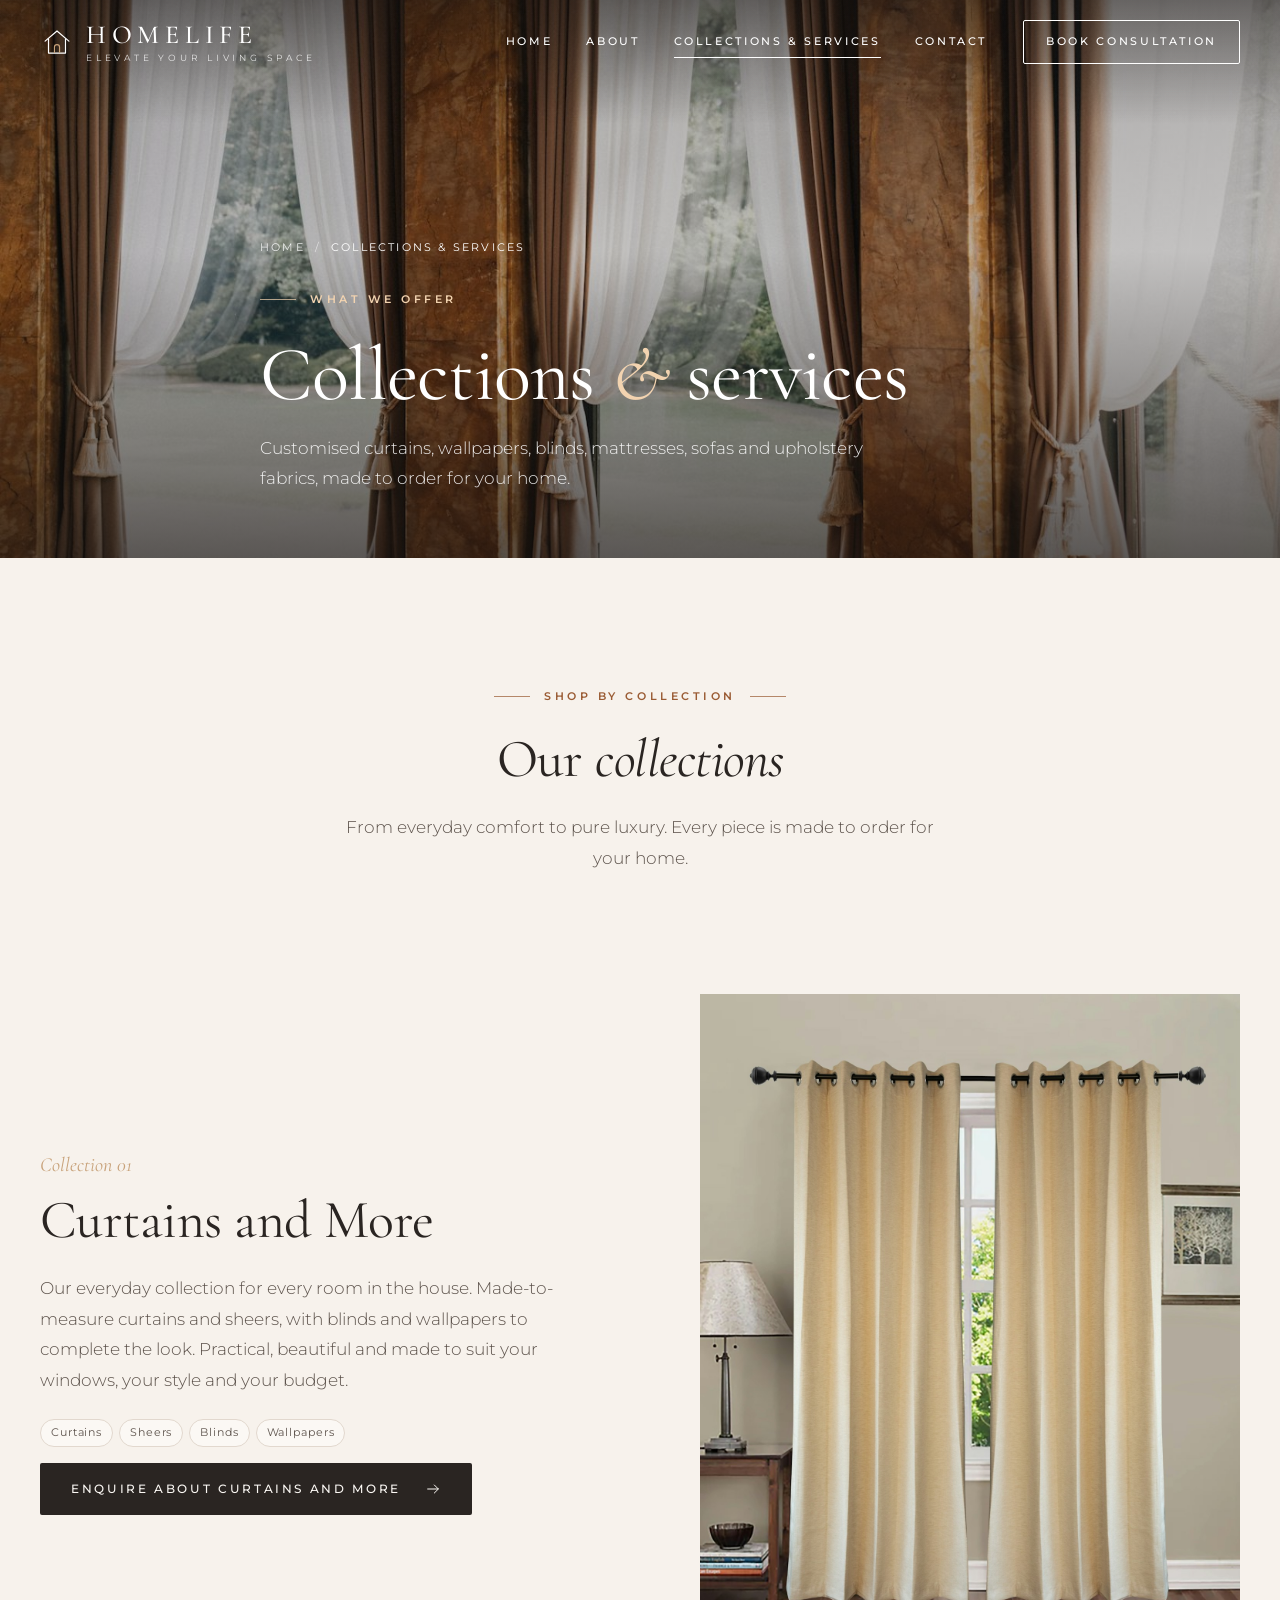
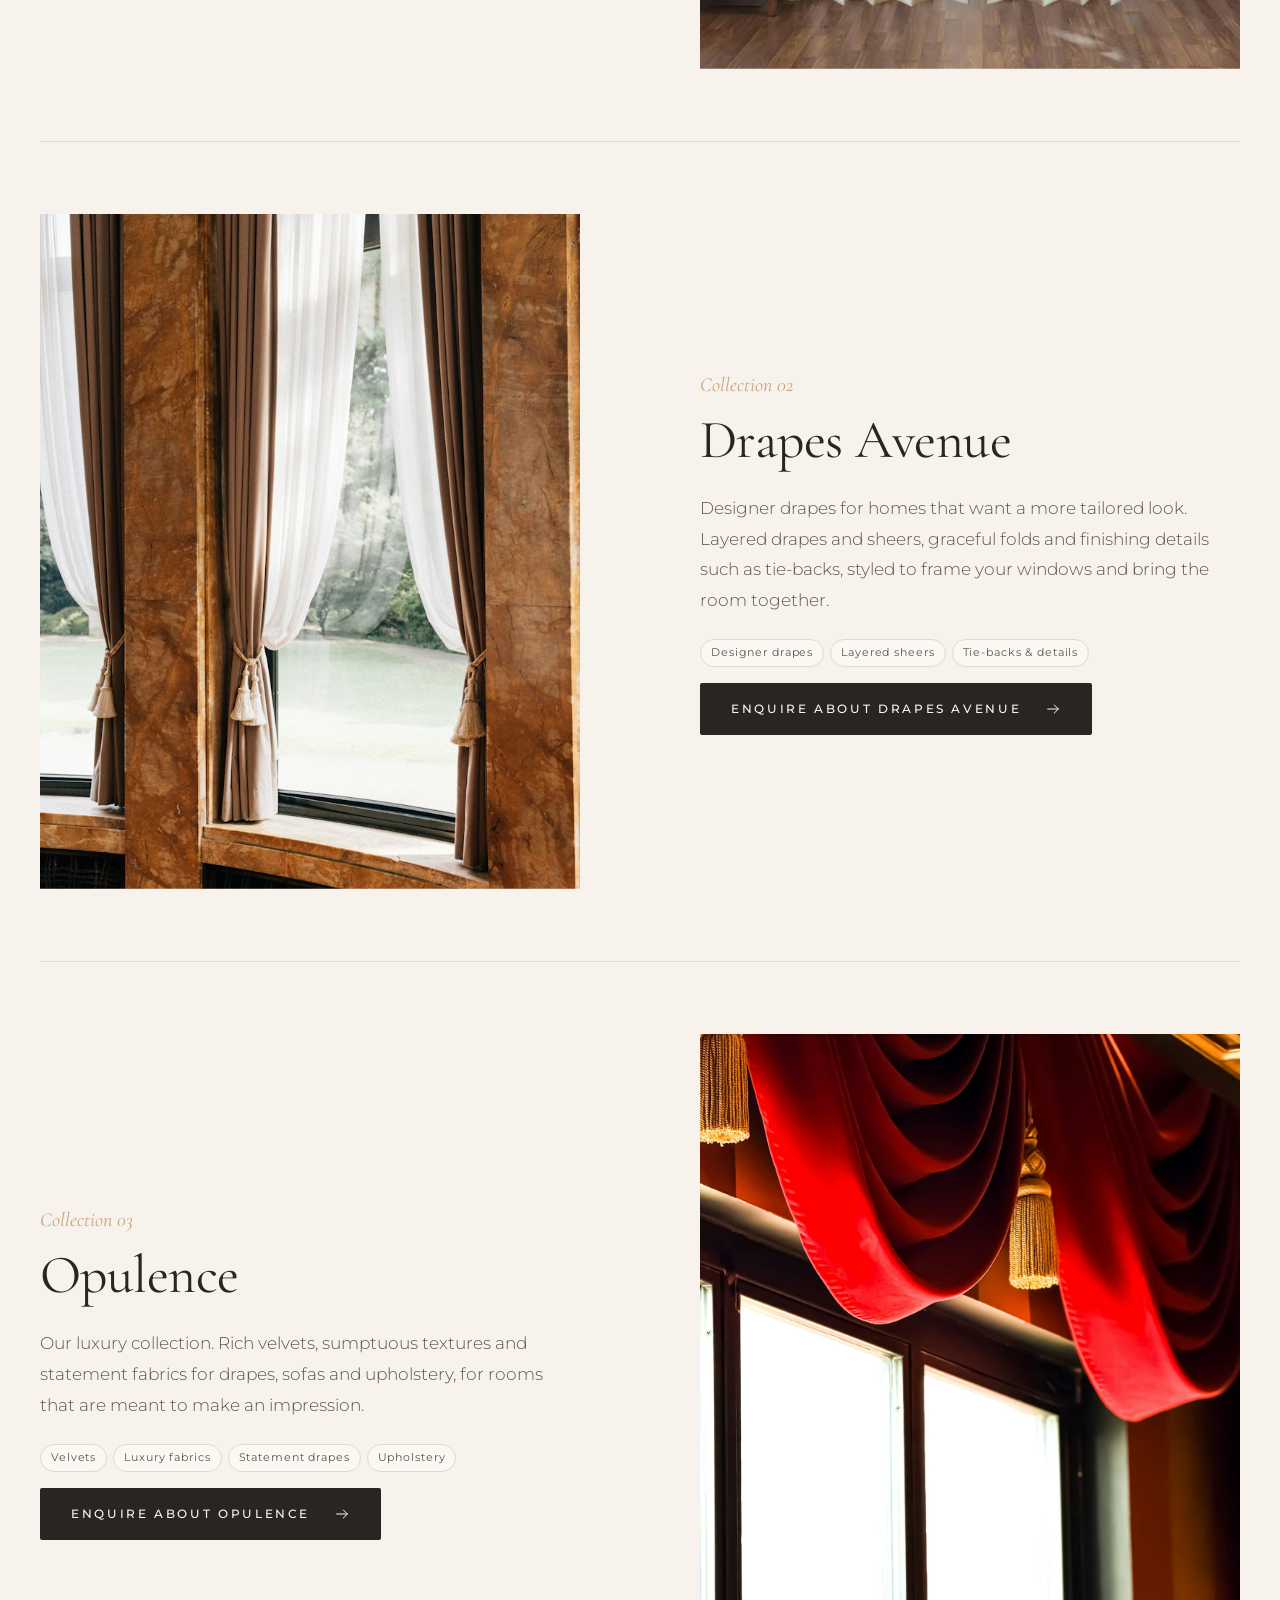
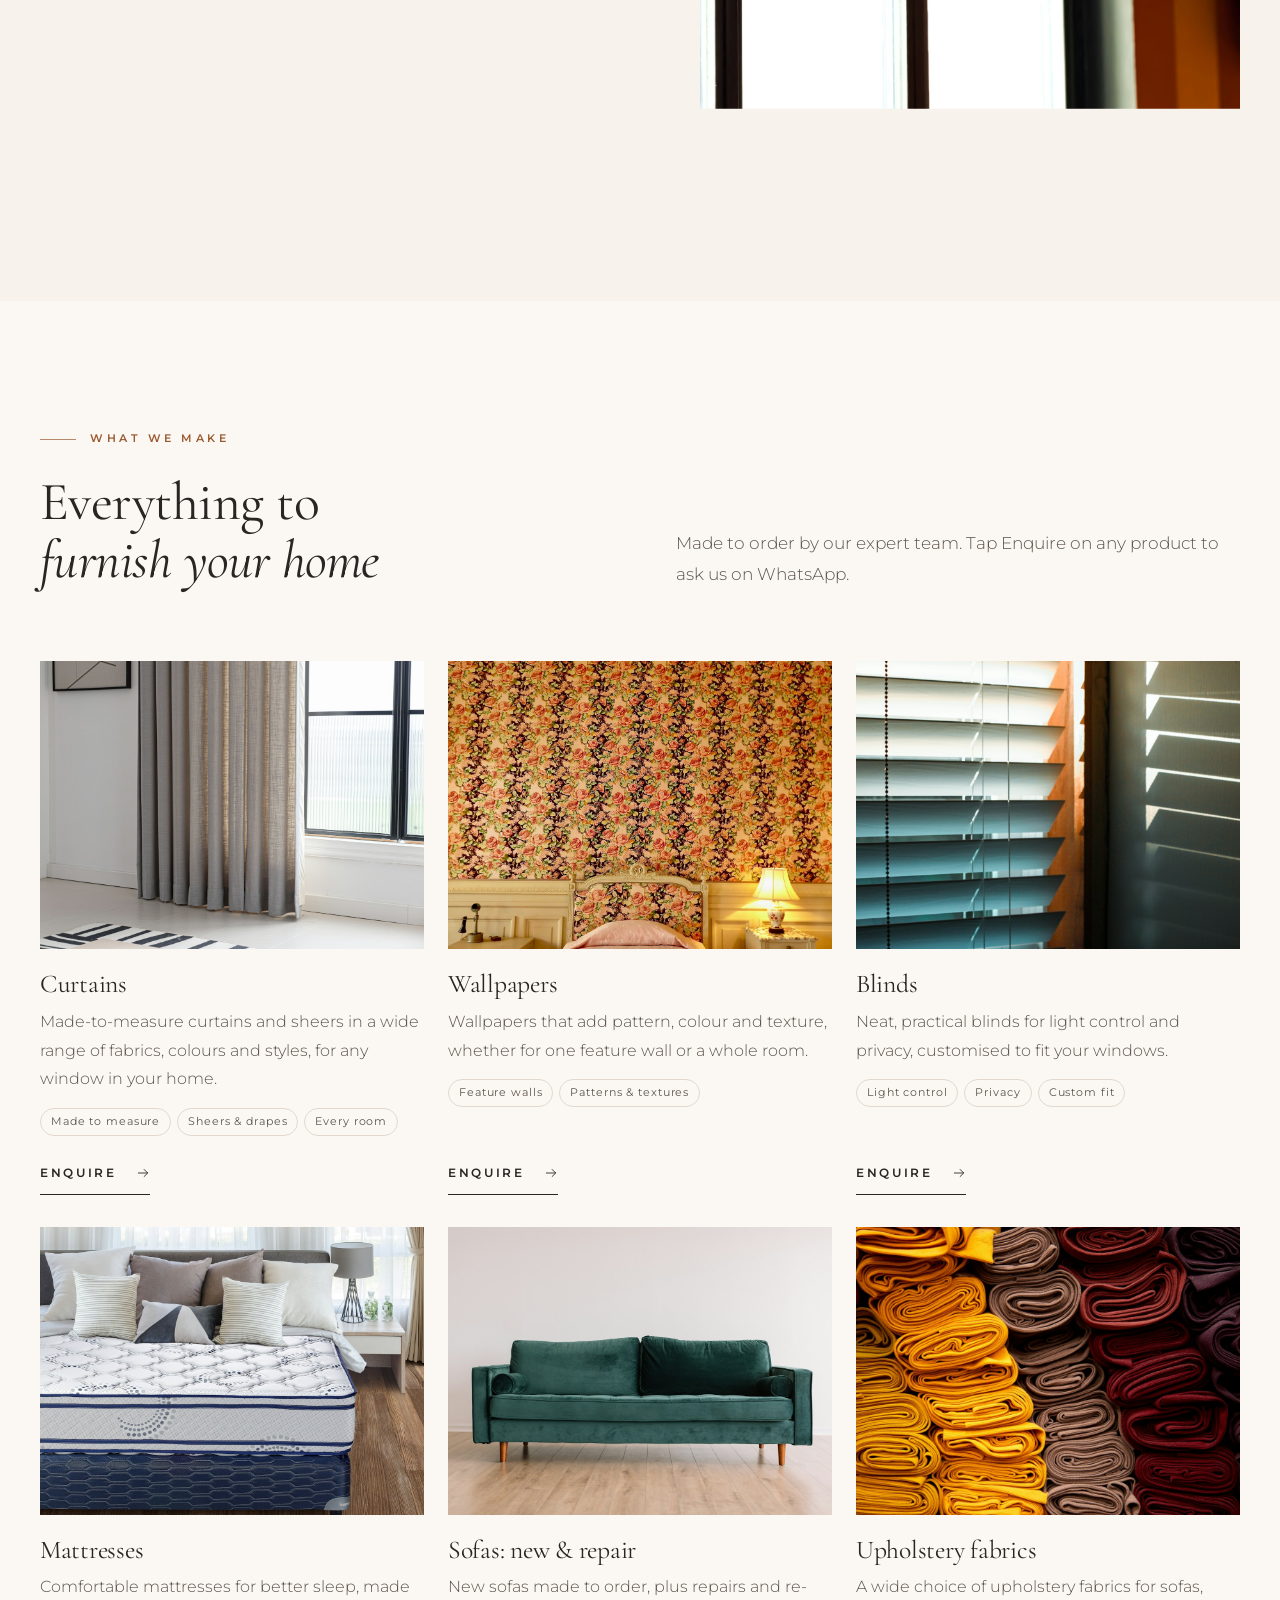
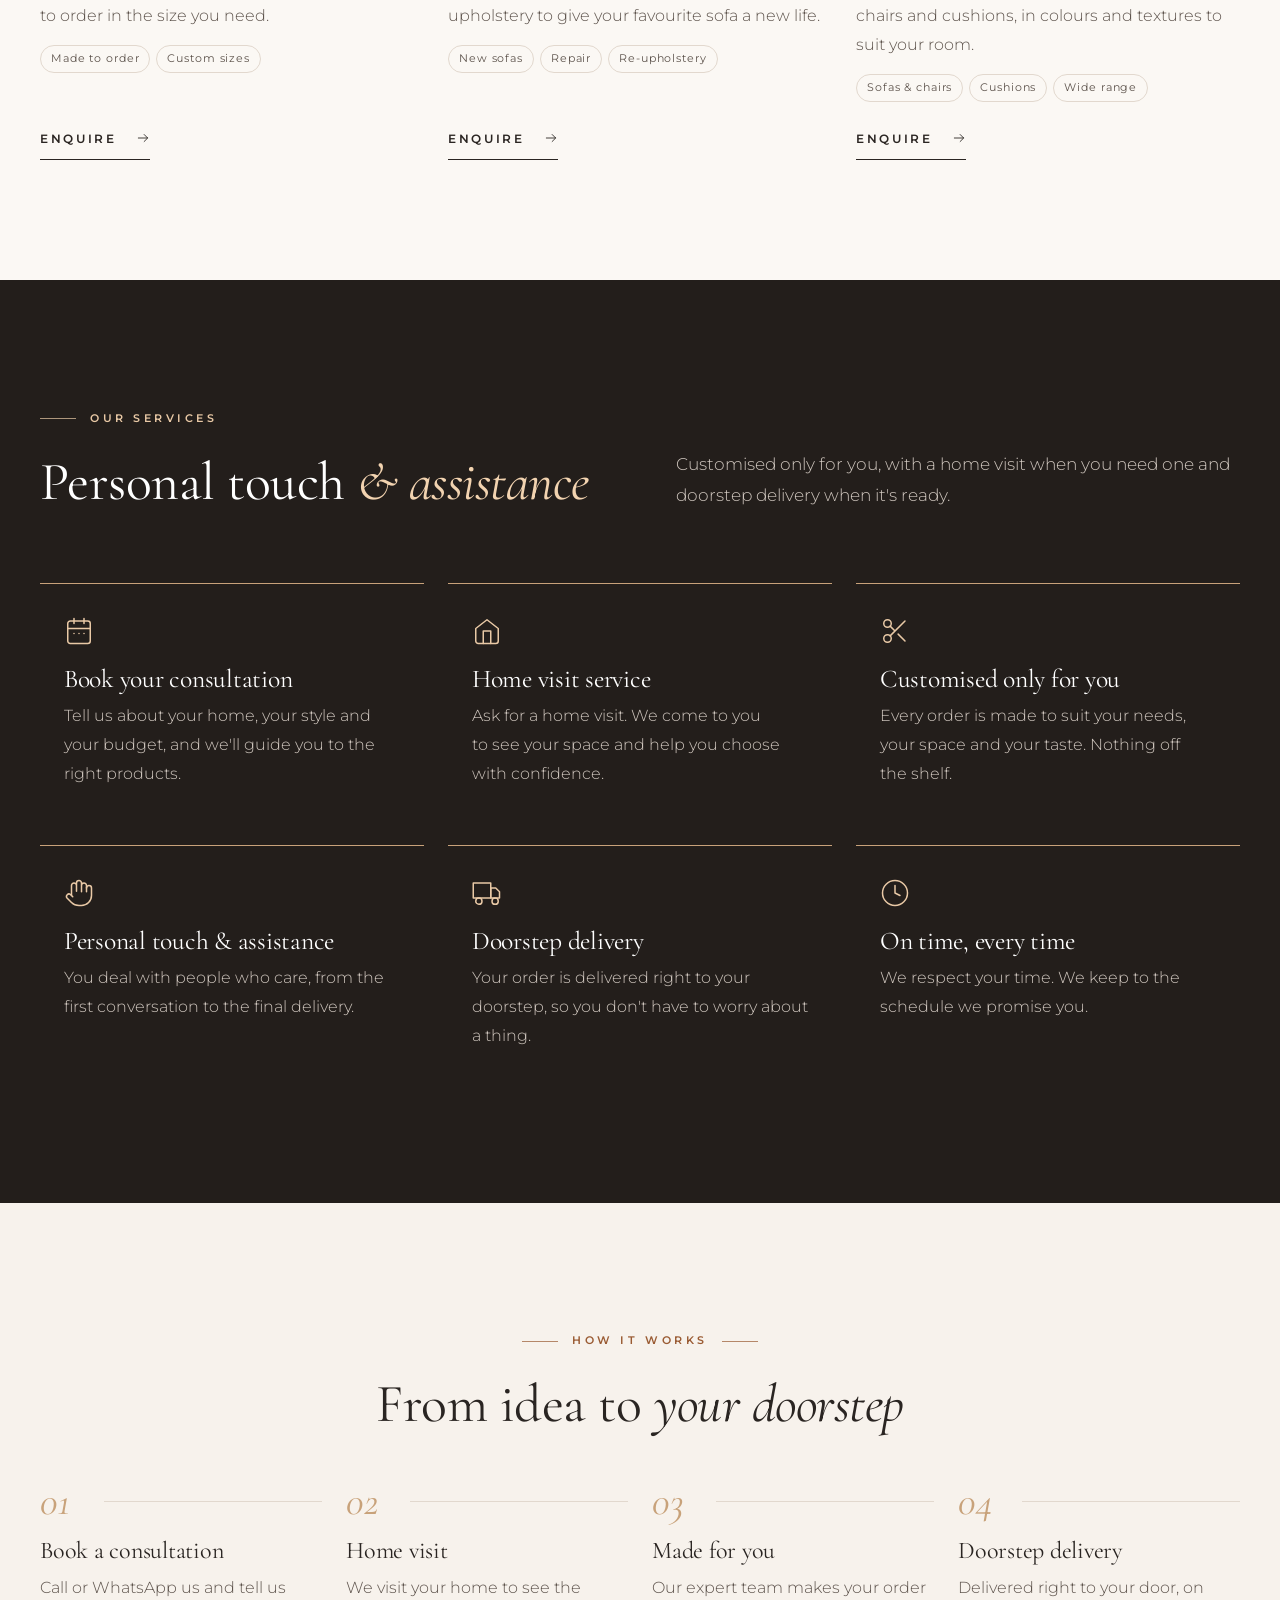
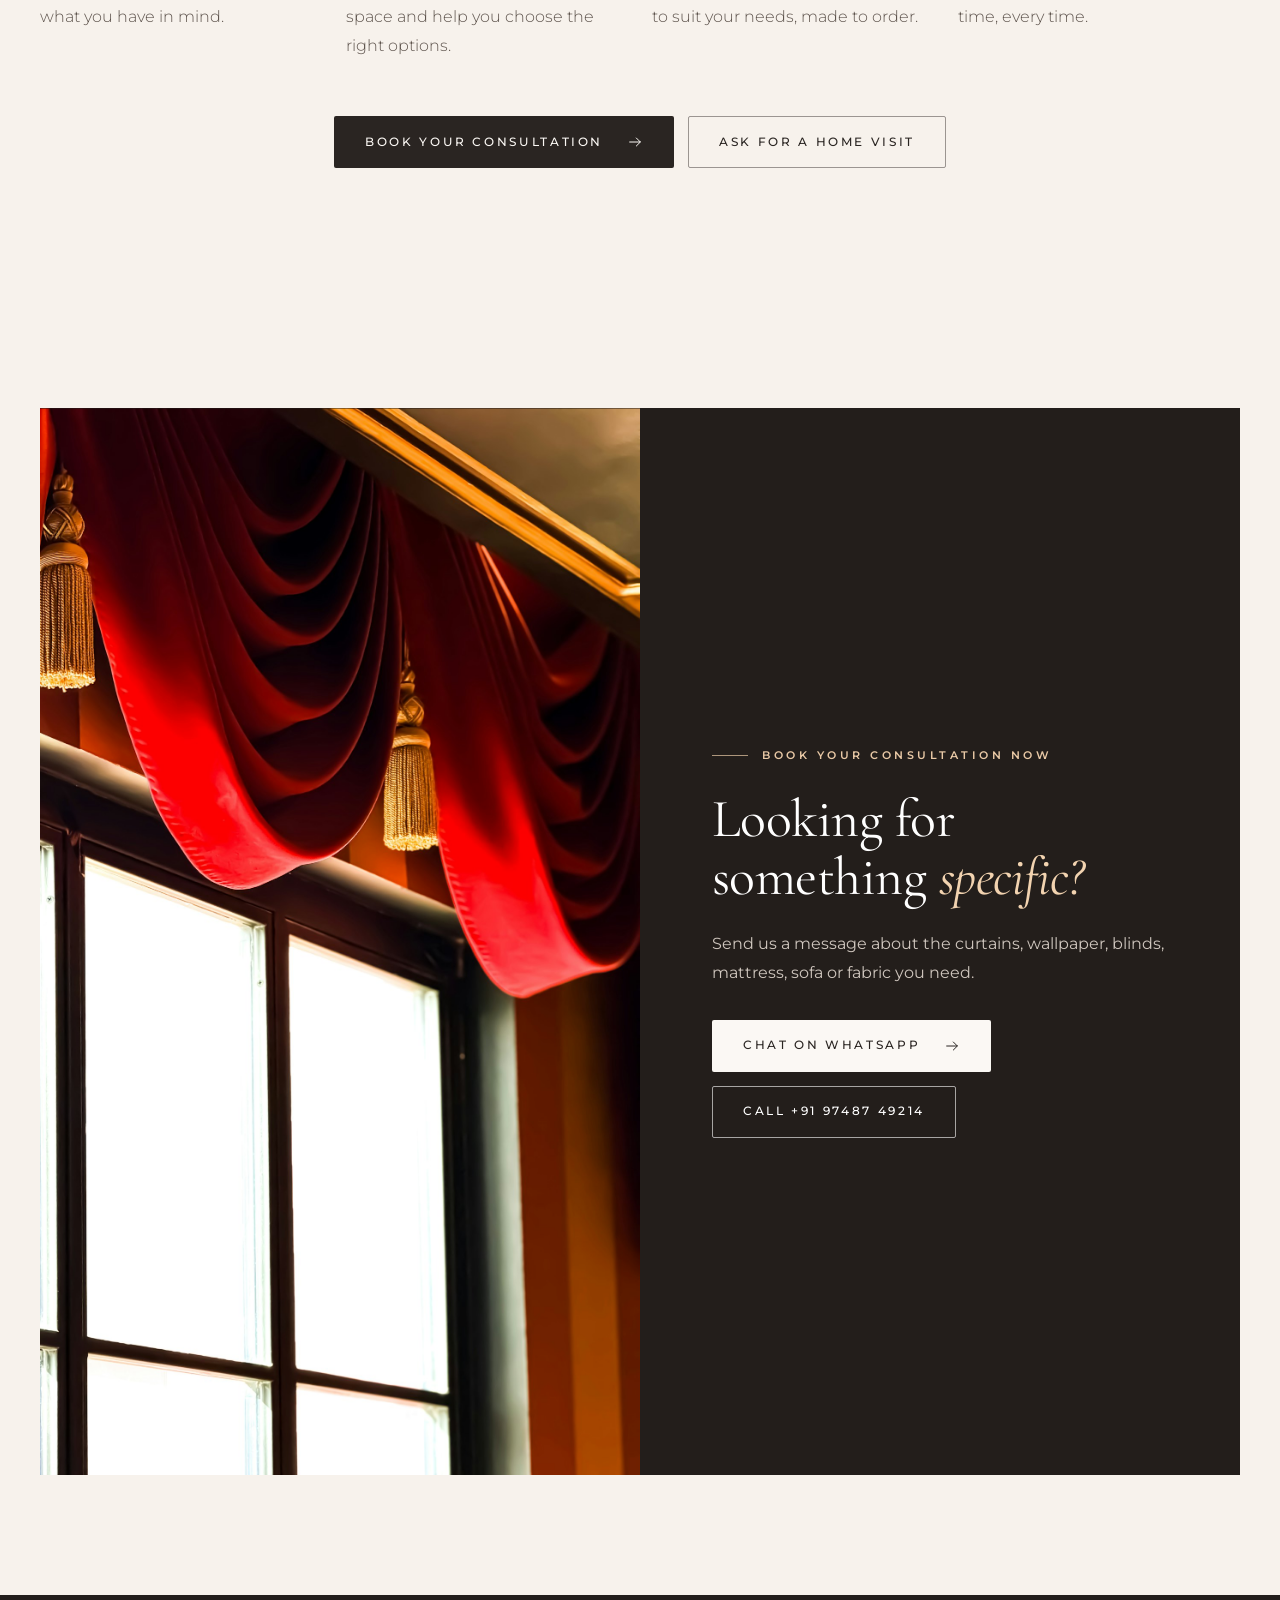
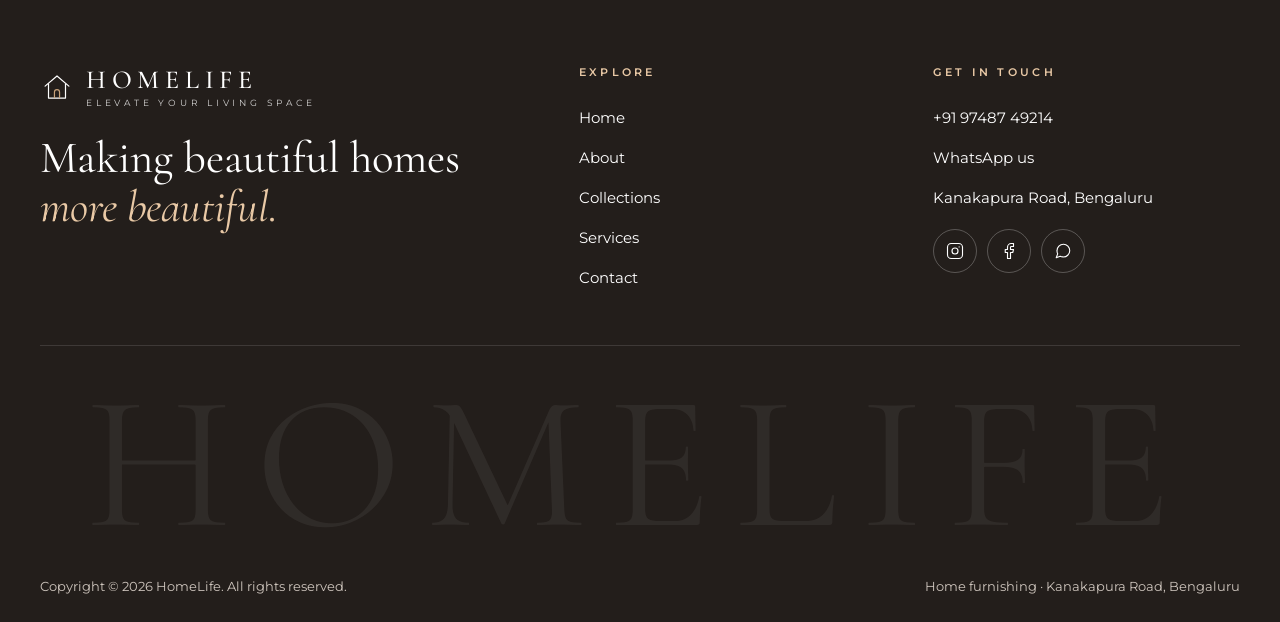
<file: products.html>
<!doctype html>
<html lang="en-IN">
<head>
  <meta charset="utf-8">
  <meta name="viewport" content="width=device-width, initial-scale=1">
  <title>Collections & Services | HomeLife</title>
  <meta name="description" content="Curtains and More, Drapes Avenue and Opulence collections, plus made-to-order curtains, wallpapers, blinds, mattresses, sofas and upholstery fabrics. Home visits and doorstep delivery in Bengaluru.">
  <link rel="canonical" href="https://thehomelife.in/products.html">
  <meta name="theme-color" content="#231E1B">
  <meta property="og:type" content="website">
  <meta property="og:site_name" content="HomeLife">
  <meta property="og:title" content="Collections & Services | HomeLife">
  <meta property="og:description" content="Curtains and More, Drapes Avenue and Opulence collections, plus made-to-order curtains, wallpapers, blinds, mattresses, sofas and upholstery fabrics. Home visits and doorstep delivery in Bengaluru.">
  <meta property="og:url" content="https://thehomelife.in/products.html">
  <meta property="og:image" content="https://thehomelife.in/assets/img/col-drapes-avenue.jpg">
  <meta property="og:locale" content="en_IN">
  <meta name="twitter:card" content="summary_large_image">
  <link rel="icon" href="assets/img/favicon.svg" type="image/svg+xml">
  <link rel="preload" as="image" href="assets/img/col-drapes-avenue.jpg" fetchpriority="high">
  <link rel="preconnect" href="https://fonts.googleapis.com">
  <link rel="preconnect" href="https://fonts.gstatic.com" crossorigin>
  <link rel="stylesheet" href="https://fonts.googleapis.com/css2?family=Cormorant+Garamond:ital,wght@0,400;0,500;0,600;1,400;1,500&amp;family=Montserrat:wght@300;400;500;600&amp;display=swap">
  <link rel="stylesheet" href="assets/css/styles.css">
  <script src="assets/js/main.js" defer></script>
</head>
<body>
  <a class="skip-link" href="#main">Skip to content</a>

  <header class="site-header site-header--light">
    <div class="container site-header__inner">
      <a class="brand" href="index.html" aria-label="HomeLife, home page"><svg class="brand__mark" viewBox="0 0 40 40" aria-hidden="true" focusable="false"><path d="M6 19 20 7l14 12" fill="none" stroke="currentColor" stroke-width="1.4" stroke-linecap="round" stroke-linejoin="round"/><path d="M10 16v17h20V16" fill="none" stroke="currentColor" stroke-width="1.4" stroke-linejoin="round"/><path d="M17 33v-7a3 3 0 0 1 6 0v7" fill="none" stroke="#C8A27A" stroke-width="1.4"/></svg><span class="brand__text"><span class="brand__name">HOMELIFE</span><span class="brand__sub">Elevate your living space</span></span></a>
      <button class="nav-toggle" type="button" aria-controls="site-nav" aria-expanded="false" aria-label="Open menu">
        <svg class="icon-open" aria-hidden="true" focusable="false" viewBox="0 0 24 24" fill="none" stroke="currentColor" stroke-width="1.5" stroke-linecap="round" stroke-linejoin="round"><path d="M3 8h18M3 16h18"/></svg><svg class="icon-close" aria-hidden="true" focusable="false" viewBox="0 0 24 24" fill="none" stroke="currentColor" stroke-width="1.5" stroke-linecap="round" stroke-linejoin="round"><path d="M6 6l12 12M18 6L6 18"/></svg>
      </button>
      <nav id="site-nav" class="site-nav" aria-label="Main">
        <ul>
          <li><a href="index.html">Home</a></li>
          <li><a href="about.html">About</a></li>
          <li><a href="products.html" aria-current="page">Collections &amp; Services</a></li>
          <li><a href="contact.html">Contact</a></li>
          <li><a class="btn" href="https://wa.me/919748749214?text=Hi%20HomeLife%2C%20I%27d%20like%20to%20book%20a%20consultation." target="_blank" rel="noopener">Book consultation<span class="visually-hidden"> on WhatsApp (opens in a new tab)</span></a></li>
        </ul>
      </nav>
    </div>
  </header>

  <main id="main">
    <section class="page-hero">
      <div class="page-hero__media"><img src="assets/img/col-drapes-avenue.jpg" alt="Elegant floor-length curtains framing a window with a view of greenery" width="1400" height="933" fetchpriority="high"></div>
      <div class="container page-hero__content">
        <nav class="breadcrumb" aria-label="Breadcrumb"><ol><li><a href="index.html">Home</a></li><li aria-current="page">Collections &amp; Services</li></ol></nav>
        <span class="eyebrow">What we offer</span>
        <h1>Collections <em>&amp;</em> services</h1>
        <p class="lead">Customised curtains, wallpapers, blinds, mattresses, sofas and upholstery fabrics, made to order for your home.</p>
      </div>
    </section>

    <section class="section" id="collections" aria-labelledby="collections-title">
      <div class="container">
        <div class="section-head section-head--center">
          <span class="eyebrow">Shop by collection</span>
          <h2 id="collections-title">Our <em>collections</em></h2>
          <p class="lead">From everyday comfort to pure luxury. Every piece is made to order for your home.</p>
        </div>
        <article class="collection" id="curtains-and-more">
          <div class="collection__media reveal-img"><img src="assets/img/col-curtains-and-more.jpg" alt="Cream curtains hanging at a bright window beside a lamp" width="1400" height="1801" loading="lazy" decoding="async"></div>
          <div class="reveal">
            <span class="collection__num">Collection 01</span>
            <h2>Curtains and More</h2>
            <p class="lead">Our everyday collection for every room in the house. Made-to-measure curtains and sheers, with blinds and wallpapers to complete the look. Practical, beautiful and made to suit your windows, your style and your budget.</p>
            <ul class="chips" aria-label="In this collection"><li>Curtains</li><li>Sheers</li><li>Blinds</li><li>Wallpapers</li></ul>
            <a class="btn btn--primary" href="https://wa.me/919748749214?text=Hi%20HomeLife%2C%20I%27d%20like%20to%20know%20more%20about%20the%20Curtains%20and%20More%20collection." target="_blank" rel="noopener">Enquire about Curtains and More<span class="visually-hidden"> on WhatsApp (opens in a new tab)</span> <svg aria-hidden="true" focusable="false" viewBox="0 0 24 24" fill="none" stroke="currentColor" stroke-width="1.5" stroke-linecap="round" stroke-linejoin="round"><path d="M4 12h16M14 6l6 6-6 6"/></svg></a>
          </div>
        </article>
        <article class="collection" id="drapes-avenue">
          <div class="collection__media reveal-img"><img src="assets/img/col-drapes-avenue.jpg" alt="Elegant floor-length curtains framing a window with a view of greenery" width="1400" height="933" loading="lazy" decoding="async"></div>
          <div class="reveal">
            <span class="collection__num">Collection 02</span>
            <h2>Drapes Avenue</h2>
            <p class="lead">Designer drapes for homes that want a more tailored look. Layered drapes and sheers, graceful folds and finishing details such as tie-backs, styled to frame your windows and bring the room together.</p>
            <ul class="chips" aria-label="In this collection"><li>Designer drapes</li><li>Layered sheers</li><li>Tie-backs &amp; details</li></ul>
            <a class="btn btn--primary" href="https://wa.me/919748749214?text=Hi%20HomeLife%2C%20I%27d%20like%20to%20know%20more%20about%20the%20Drapes%20Avenue%20collection." target="_blank" rel="noopener">Enquire about Drapes Avenue<span class="visually-hidden"> on WhatsApp (opens in a new tab)</span> <svg aria-hidden="true" focusable="false" viewBox="0 0 24 24" fill="none" stroke="currentColor" stroke-width="1.5" stroke-linecap="round" stroke-linejoin="round"><path d="M4 12h16M14 6l6 6-6 6"/></svg></a>
          </div>
        </article>
        <article class="collection" id="opulence">
          <div class="collection__media reveal-img"><img src="assets/img/col-opulence.jpg" alt="Rich red velvet drapes with gold tassels at a tall window" width="1400" height="2489" loading="lazy" decoding="async"></div>
          <div class="reveal">
            <span class="collection__num">Collection 03</span>
            <h2>Opulence</h2>
            <p class="lead">Our luxury collection. Rich velvets, sumptuous textures and statement fabrics for drapes, sofas and upholstery, for rooms that are meant to make an impression.</p>
            <ul class="chips" aria-label="In this collection"><li>Velvets</li><li>Luxury fabrics</li><li>Statement drapes</li><li>Upholstery</li></ul>
            <a class="btn btn--primary" href="https://wa.me/919748749214?text=Hi%20HomeLife%2C%20I%27d%20like%20to%20know%20more%20about%20the%20Opulence%20collection." target="_blank" rel="noopener">Enquire about Opulence<span class="visually-hidden"> on WhatsApp (opens in a new tab)</span> <svg aria-hidden="true" focusable="false" viewBox="0 0 24 24" fill="none" stroke="currentColor" stroke-width="1.5" stroke-linecap="round" stroke-linejoin="round"><path d="M4 12h16M14 6l6 6-6 6"/></svg></a>
          </div>
        </article>
      </div>
    </section>

    <section class="section section--surface" id="products" aria-labelledby="make-title">
      <div class="container">
        <div class="section-head section-head--split">
          <div>
            <span class="eyebrow">What we make</span>
            <h2 id="make-title">Everything to <em>furnish your home</em></h2>
          </div>
          <p class="lead">Made to order by our expert team. Tap Enquire on any product to ask us on WhatsApp.</p>
        </div>
        <div class="products">
          <article class="pcard reveal">
            <div class="pcard__media"><img src="assets/img/curtains-bright.jpg" alt="Light curtains framing a large window in a bright room" width="1200" height="879" loading="lazy" decoding="async"></div>
            <h3>Curtains</h3>
            <p>Made-to-measure curtains and sheers in a wide range of fabrics, colours and styles, for any window in your home.</p>
            <ul class="chips" aria-label="Highlights"><li>Made to measure</li><li>Sheers &amp; drapes</li><li>Every room</li></ul>
            <a class="text-link" href="https://wa.me/919748749214?text=Hi%20HomeLife%2C%20I%27m%20interested%20in%20Curtains." target="_blank" rel="noopener">Enquire<span class="visually-hidden"> on WhatsApp (opens in a new tab)</span> <svg aria-hidden="true" focusable="false" viewBox="0 0 24 24" fill="none" stroke="currentColor" stroke-width="1.5" stroke-linecap="round" stroke-linejoin="round"><path d="M4 12h16M14 6l6 6-6 6"/></svg></a>
          </article>
          <article class="pcard reveal">
            <div class="pcard__media"><img src="assets/img/wallpaper-floral.jpg" alt="A wall covered in warm floral wallpaper" width="1200" height="900" loading="lazy" decoding="async"></div>
            <h3>Wallpapers</h3>
            <p>Wallpapers that add pattern, colour and texture, whether for one feature wall or a whole room.</p>
            <ul class="chips" aria-label="Highlights"><li>Feature walls</li><li>Patterns &amp; textures</li></ul>
            <a class="text-link" href="https://wa.me/919748749214?text=Hi%20HomeLife%2C%20I%27m%20interested%20in%20Wallpapers." target="_blank" rel="noopener">Enquire<span class="visually-hidden"> on WhatsApp (opens in a new tab)</span> <svg aria-hidden="true" focusable="false" viewBox="0 0 24 24" fill="none" stroke="currentColor" stroke-width="1.5" stroke-linecap="round" stroke-linejoin="round"><path d="M4 12h16M14 6l6 6-6 6"/></svg></a>
          </article>
          <article class="pcard reveal">
            <div class="pcard__media"><img src="assets/img/blinds-wood.jpg" alt="Wooden window blinds letting in soft daylight" width="1200" height="1800" loading="lazy" decoding="async"></div>
            <h3>Blinds</h3>
            <p>Neat, practical blinds for light control and privacy, customised to fit your windows.</p>
            <ul class="chips" aria-label="Highlights"><li>Light control</li><li>Privacy</li><li>Custom fit</li></ul>
            <a class="text-link" href="https://wa.me/919748749214?text=Hi%20HomeLife%2C%20I%27m%20interested%20in%20Blinds." target="_blank" rel="noopener">Enquire<span class="visually-hidden"> on WhatsApp (opens in a new tab)</span> <svg aria-hidden="true" focusable="false" viewBox="0 0 24 24" fill="none" stroke="currentColor" stroke-width="1.5" stroke-linecap="round" stroke-linejoin="round"><path d="M4 12h16M14 6l6 6-6 6"/></svg></a>
          </article>
          <article class="pcard reveal">
            <div class="pcard__media"><img src="assets/img/mattress.jpg" alt="A neatly made bed with a quilted mattress and pillows" width="1200" height="1026" loading="lazy" decoding="async"></div>
            <h3>Mattresses</h3>
            <p>Comfortable mattresses for better sleep, made to order in the size you need.</p>
            <ul class="chips" aria-label="Highlights"><li>Made to order</li><li>Custom sizes</li></ul>
            <a class="text-link" href="https://wa.me/919748749214?text=Hi%20HomeLife%2C%20I%27m%20interested%20in%20Mattresses." target="_blank" rel="noopener">Enquire<span class="visually-hidden"> on WhatsApp (opens in a new tab)</span> <svg aria-hidden="true" focusable="false" viewBox="0 0 24 24" fill="none" stroke="currentColor" stroke-width="1.5" stroke-linecap="round" stroke-linejoin="round"><path d="M4 12h16M14 6l6 6-6 6"/></svg></a>
          </article>
          <article class="pcard reveal">
            <div class="pcard__media"><img src="assets/img/sofa-green.jpg" alt="A green fabric sofa with cushions" width="1400" height="933" loading="lazy" decoding="async"></div>
            <h3>Sofas: new &amp; repair</h3>
            <p>New sofas made to order, plus repairs and re-upholstery to give your favourite sofa a new life.</p>
            <ul class="chips" aria-label="Highlights"><li>New sofas</li><li>Repair</li><li>Re-upholstery</li></ul>
            <a class="text-link" href="https://wa.me/919748749214?text=Hi%20HomeLife%2C%20I%27m%20interested%20in%20Sofas%20new%20%26%20repair." target="_blank" rel="noopener">Enquire<span class="visually-hidden"> on WhatsApp (opens in a new tab)</span> <svg aria-hidden="true" focusable="false" viewBox="0 0 24 24" fill="none" stroke="currentColor" stroke-width="1.5" stroke-linecap="round" stroke-linejoin="round"><path d="M4 12h16M14 6l6 6-6 6"/></svg></a>
          </article>
          <article class="pcard reveal">
            <div class="pcard__media"><img src="assets/img/fabric-rolls.jpg" alt="Rolls of upholstery fabric in warm colours" width="1200" height="800" loading="lazy" decoding="async"></div>
            <h3>Upholstery fabrics</h3>
            <p>A wide choice of upholstery fabrics for sofas, chairs and cushions, in colours and textures to suit your room.</p>
            <ul class="chips" aria-label="Highlights"><li>Sofas &amp; chairs</li><li>Cushions</li><li>Wide range</li></ul>
            <a class="text-link" href="https://wa.me/919748749214?text=Hi%20HomeLife%2C%20I%27m%20interested%20in%20Upholstery%20fabrics." target="_blank" rel="noopener">Enquire<span class="visually-hidden"> on WhatsApp (opens in a new tab)</span> <svg aria-hidden="true" focusable="false" viewBox="0 0 24 24" fill="none" stroke="currentColor" stroke-width="1.5" stroke-linecap="round" stroke-linejoin="round"><path d="M4 12h16M14 6l6 6-6 6"/></svg></a>
          </article>
        </div>
      </div>
    </section>

    <section class="section section--deep on-dark" id="services" aria-labelledby="services-title">
      <div class="container">
        <div class="section-head section-head--split">
          <div>
            <span class="eyebrow">Our services</span>
            <h2 id="services-title" style="color:#fff">Personal touch <em style="color:#F2D3B0">&amp; assistance</em></h2>
          </div>
          <p class="lead">Customised only for you, with a home visit when you need one and doorstep delivery when it's ready.</p>
        </div>
        <div class="services">
          <div class="service reveal"><svg aria-hidden="true" focusable="false" viewBox="0 0 24 24" fill="none" stroke="currentColor" stroke-width="1.5" stroke-linecap="round" stroke-linejoin="round"><rect x="3" y="4" width="18" height="18" rx="2"/><path d="M16 2v4M8 2v4M3 10h18M8 14h.01M12 14h.01M16 14h.01"/></svg><h3>Book your consultation</h3><p>Tell us about your home, your style and your budget, and we'll guide you to the right products.</p></div>
          <div class="service reveal"><svg aria-hidden="true" focusable="false" viewBox="0 0 24 24" fill="none" stroke="currentColor" stroke-width="1.5" stroke-linecap="round" stroke-linejoin="round"><path d="M3 10l9-7 9 7v10a2 2 0 0 1-2 2H5a2 2 0 0 1-2-2z"/><path d="M9 22V12h6v10"/></svg><h3>Home visit service</h3><p>Ask for a home visit. We come to you to see your space and help you choose with confidence.</p></div>
          <div class="service reveal"><svg aria-hidden="true" focusable="false" viewBox="0 0 24 24" fill="none" stroke="currentColor" stroke-width="1.5" stroke-linecap="round" stroke-linejoin="round"><circle cx="6" cy="6" r="3"/><circle cx="6" cy="18" r="3"/><path d="M20 4L8.1 15.9M14.5 14.5L20 20M8.1 8.1L12 12"/></svg><h3>Customised only for you</h3><p>Every order is made to suit your needs, your space and your taste. Nothing off the shelf.</p></div>
          <div class="service reveal"><svg aria-hidden="true" focusable="false" viewBox="0 0 24 24" fill="none" stroke="currentColor" stroke-width="1.5" stroke-linecap="round" stroke-linejoin="round"><path d="M18 11V6a2 2 0 0 0-4 0v5M14 10V4a2 2 0 0 0-4 0v6M10 10.5V6a2 2 0 0 0-4 0v8"/><path d="M18 8a2 2 0 1 1 4 0v6a8 8 0 0 1-8 8h-2c-2.8 0-4.5-.9-6-2.4l-3.6-3.6a2 2 0 0 1 2.8-2.8L7 15"/></svg><h3>Personal touch &amp; assistance</h3><p>You deal with people who care, from the first conversation to the final delivery.</p></div>
          <div class="service reveal"><svg aria-hidden="true" focusable="false" viewBox="0 0 24 24" fill="none" stroke="currentColor" stroke-width="1.5" stroke-linecap="round" stroke-linejoin="round"><path d="M1 4h14v12H1z"/><path d="M15 8h4l3 3v5h-7z"/><circle cx="5.5" cy="18.5" r="2.5"/><circle cx="18.5" cy="18.5" r="2.5"/></svg><h3>Doorstep delivery</h3><p>Your order is delivered right to your doorstep, so you don't have to worry about a thing.</p></div>
          <div class="service reveal"><svg aria-hidden="true" focusable="false" viewBox="0 0 24 24" fill="none" stroke="currentColor" stroke-width="1.5" stroke-linecap="round" stroke-linejoin="round"><circle cx="12" cy="12" r="10"/><path d="M12 6v6l4 2"/></svg><h3>On time, every time</h3><p>We respect your time. We keep to the schedule we promise you.</p></div>
        </div>
      </div>
    </section>

    <section class="section" aria-labelledby="process-title">
      <div class="container">
        <div class="section-head section-head--center">
          <span class="eyebrow">How it works</span>
          <h2 id="process-title">From idea to <em>your doorstep</em></h2>
        </div>
        <ol class="process">
          <li class="reveal"><h3>Book a consultation</h3><p>Call or WhatsApp us and tell us what you have in mind.</p></li>
          <li class="reveal"><h3>Home visit</h3><p>We visit your home to see the space and help you choose the right options.</p></li>
          <li class="reveal"><h3>Made for you</h3><p>Our expert team makes your order to suit your needs, made to order.</p></li>
          <li class="reveal"><h3>Doorstep delivery</h3><p>Delivered right to your door, on time, every time.</p></li>
        </ol>
        <div class="btn-row" style="justify-content:center;margin-top:56px">
          <a class="btn btn--primary" href="https://wa.me/919748749214?text=Hi%20HomeLife%2C%20I%27d%20like%20to%20book%20a%20consultation." target="_blank" rel="noopener">Book your consultation<span class="visually-hidden"> on WhatsApp (opens in a new tab)</span> <svg aria-hidden="true" focusable="false" viewBox="0 0 24 24" fill="none" stroke="currentColor" stroke-width="1.5" stroke-linecap="round" stroke-linejoin="round"><path d="M4 12h16M14 6l6 6-6 6"/></svg></a>
          <a class="btn btn--secondary" href="https://wa.me/919748749214?text=Hi%20HomeLife%2C%20I%27d%20like%20to%20ask%20for%20a%20home%20visit." target="_blank" rel="noopener">Ask for a home visit<span class="visually-hidden"> on WhatsApp (opens in a new tab)</span></a>
        </div>
      </div>
    </section>

    <section class="section" aria-labelledby="cta-title">
      <div class="container">
        <div class="cta on-dark">
          <div class="cta__media reveal-img"><img src="assets/img/col-opulence.jpg" alt="Rich red velvet drapes with gold tassels" width="1400" height="2489" loading="lazy" decoding="async"></div>
          <div class="cta__body reveal">
            <span class="eyebrow">Book your consultation now</span>
            <h2 id="cta-title">Looking for something <em>specific?</em></h2>
            <p>Send us a message about the curtains, wallpaper, blinds, mattress, sofa or fabric you need.</p>
            <div class="btn-row">
              <a class="btn btn--light" href="https://wa.me/919748749214?text=Hi%20HomeLife%2C%20I%27d%20like%20to%20book%20a%20consultation." target="_blank" rel="noopener">Chat on WhatsApp<span class="visually-hidden"> on WhatsApp (opens in a new tab)</span> <svg aria-hidden="true" focusable="false" viewBox="0 0 24 24" fill="none" stroke="currentColor" stroke-width="1.5" stroke-linecap="round" stroke-linejoin="round"><path d="M4 12h16M14 6l6 6-6 6"/></svg></a>
              <a class="btn btn--ghost-light" href="tel:+919748749214">Call +91 97487 49214</a>
            </div>
          </div>
        </div>
      </div>
    </section>

  </main>

  <footer class="site-footer">
    <div class="container">
      <div class="footer-top">
        <div>
          <a class="brand" href="index.html" aria-label="HomeLife, home page"><svg class="brand__mark" viewBox="0 0 40 40" aria-hidden="true" focusable="false"><path d="M6 19 20 7l14 12" fill="none" stroke="currentColor" stroke-width="1.4" stroke-linecap="round" stroke-linejoin="round"/><path d="M10 16v17h20V16" fill="none" stroke="currentColor" stroke-width="1.4" stroke-linejoin="round"/><path d="M17 33v-7a3 3 0 0 1 6 0v7" fill="none" stroke="#C8A27A" stroke-width="1.4"/></svg><span class="brand__text"><span class="brand__name">HOMELIFE</span><span class="brand__sub">Elevate your living space</span></span></a>
          <p class="footer-statement">Making beautiful homes <em>more beautiful.</em></p>
        </div>
        <nav aria-label="Footer">
          <h2>Explore</h2>
          <ul class="footer-links">
            <li><a href="index.html">Home</a></li>
            <li><a href="about.html">About</a></li>
            <li><a href="products.html#collections">Collections</a></li>
            <li><a href="products.html#services">Services</a></li>
            <li><a href="contact.html">Contact</a></li>
          </ul>
        </nav>
        <div>
          <h2>Get in touch</h2>
          <ul class="footer-links">
            <li><a href="tel:+919748749214">+91 97487 49214</a></li>
            <li><a href="https://wa.me/919748749214?text=Hi%20HomeLife%2C%20I%27d%20like%20to%20know%20more." target="_blank" rel="noopener">WhatsApp us<span class="visually-hidden"> on WhatsApp (opens in a new tab)</span></a></li>
            <li><a href="contact.html">Kanakapura Road, Bengaluru</a></li>
          </ul>
          <div class="socials" style="margin-top:12px">
            <a href="https://www.instagram.com/thehomelife.in/" target="_blank" rel="noopener" aria-label="HomeLife on Instagram (opens in a new tab)"><svg aria-hidden="true" focusable="false" viewBox="0 0 24 24" fill="none" stroke="currentColor" stroke-width="1.5" stroke-linecap="round" stroke-linejoin="round"><rect x="2" y="2" width="20" height="20" rx="5"/><circle cx="12" cy="12" r="4"/><path d="M17.5 6.5h.01"/></svg></a>
            <a href="https://www.facebook.com/profile.php?id=61597053927324" target="_blank" rel="noopener" aria-label="HomeLife on Facebook (opens in a new tab)"><svg aria-hidden="true" focusable="false" viewBox="0 0 24 24" fill="none" stroke="currentColor" stroke-width="1.5" stroke-linecap="round" stroke-linejoin="round"><path d="M18 2h-3a5 5 0 0 0-5 5v3H7v4h3v8h4v-8h3l1-4h-4V7a1 1 0 0 1 1-1h3z"/></svg></a>
            <a href="https://wa.me/919748749214?text=Hi%20HomeLife%2C%20I%27d%20like%20to%20know%20more." target="_blank" rel="noopener" aria-label="Chat with HomeLife on WhatsApp (opens in a new tab)"><svg aria-hidden="true" focusable="false" viewBox="0 0 24 24" fill="none" stroke="currentColor" stroke-width="1.5" stroke-linecap="round" stroke-linejoin="round"><path d="M21 11.5a8.4 8.4 0 0 1-9 8.4 8.6 8.6 0 0 1-3.8-.9L3 21l1.9-5.2A8.4 8.4 0 0 1 4 11.5 8.5 8.5 0 0 1 12.5 3 8.4 8.4 0 0 1 21 11.5z"/></svg></a>
          </div>
        </div>
      </div>
      <p class="footer-wordmark" aria-hidden="true">HOMELIFE</p>
      <div class="footer-bottom">
        <p>Copyright &copy; <span data-year>2026</span> HomeLife. All rights reserved.</p>
        <p>Home furnishing &middot; Kanakapura Road, Bengaluru</p>
      </div>
    </div>
  </footer>
</body>
</html>
</file>
<file: assets/css/styles.css>
/* ==========================================================================
   HomeLife — site styles (editorial edition)
   Base tokens come from design-system/homelife (ui-ux-pro-max), refined toward
   the skill's "Luxury Serif" pairing: Cormorant Garamond + Montserrat.
   ========================================================================== */

:root {
  /* Colour */
  --color-background: #F7F2EC;   /* linen */
  --color-surface: #FBF8F4;      /* ivory */
  --color-sand: #EDE4DA;
  --color-clay: #D8C6B4;
  --color-foreground: #2A2522;   /* warm ink */
  --color-muted-foreground: #5E544D;
  --color-primary: #78716C;      /* warm grey from the design system */
  --color-accent: #D97706;       /* amber from the design system, used sparingly */
  --color-accent-text: #9A5B33;  /* terracotta text, 5:1 on linen */
  --color-gold: #C8A27A;         /* hairlines and ornaments */
  --color-deep: #231E1B;         /* espresso */
  --color-deep-muted: #CFC6BE;
  --color-border: #E2D8CE;
  --color-ring: #9A5B33;

  /* Type */
  --font-heading: "Cormorant Garamond", "Cormorant", Georgia, serif;
  --font-body: "Montserrat", "Segoe UI", system-ui, sans-serif;

  /* Space */
  --space-xs: 4px;
  --space-sm: 8px;
  --space-md: 24px;
  --space-lg: 32px;
  --space-xl: 48px;
  --space-2xl: 72px;
  --space-3xl: 120px;

  --radius-sm: 2px;
  --radius-md: 4px;
  --shadow-md: 0 10px 30px rgba(35, 30, 27, 0.10);
  --shadow-lg: 0 30px 60px rgba(35, 30, 27, 0.16);

  --container: 1240px;
  --header-h: 84px;
  --ease: cubic-bezier(0.22, 0.61, 0.36, 1);
  --ease-out: cubic-bezier(0.16, 1, 0.3, 1);

  color-scheme: light;
}

/* ---------- Reset & base ---------- */
*, *::before, *::after { box-sizing: border-box; }
html { -webkit-text-size-adjust: 100%; scroll-padding-top: calc(var(--header-h) + 16px); }
@media (prefers-reduced-motion: no-preference) { html { scroll-behavior: smooth; } }
body {
  margin: 0;
  background: var(--color-background);
  color: var(--color-foreground);
  font-family: var(--font-body);
  font-weight: 400;
  font-size: 1rem;
  line-height: 1.8;
  -webkit-font-smoothing: antialiased;
  overflow-x: hidden;
}
img, svg { display: block; max-width: 100%; }
img { height: auto; }
a { color: var(--color-accent-text); text-underline-offset: 4px; text-decoration-thickness: 1px; }
a:hover { color: var(--color-foreground); }
button, input, select, textarea { font: inherit; color: inherit; }

h1, h2, h3, h4 {
  font-family: var(--font-heading);
  font-weight: 400;
  line-height: 1.08;
  letter-spacing: -0.01em;
  margin: 0 0 var(--space-md);
  text-wrap: balance;
}
h1 { font-size: clamp(3rem, 7.2vw, 6.25rem); }
h2 { font-size: clamp(2.25rem, 4.2vw, 3.75rem); }
h3 { font-size: clamp(1.5rem, 2vw, 1.875rem); line-height: 1.2; }
h1 em, h2 em, h3 em { font-style: italic; color: inherit; }
p { margin: 0 0 var(--space-md); text-wrap: pretty; }

:focus-visible { outline: 2px solid var(--color-ring); outline-offset: 4px; }
.on-dark :focus-visible, .hero :focus-visible, .site-header--light :focus-visible { outline-color: #F2D3B0; }

.visually-hidden {
  position: absolute !important; width: 1px; height: 1px; padding: 0; margin: -1px;
  overflow: hidden; clip: rect(0 0 0 0); white-space: nowrap; border: 0;
}
.skip-link {
  position: absolute; left: 16px; top: -100px; z-index: 200;
  background: var(--color-foreground); color: #fff; padding: 12px 18px; text-decoration: none;
  transition: top 150ms var(--ease);
}
.skip-link:focus { top: 12px; color: #fff; }

.container { width: min(100% - 32px, var(--container)); margin-inline: auto; }
@media (min-width: 768px) { .container { width: min(100% - 80px, var(--container)); } }
.container--narrow { max-width: 860px; }

.section { padding-block: var(--space-2xl); position: relative; }
@media (min-width: 900px) { .section { padding-block: var(--space-3xl); } }
.section--surface { background: var(--color-surface); }
.section--sand { background: var(--color-sand); }
.section--deep { background: var(--color-deep); color: #fff; }
.section--deep p { color: var(--color-deep-muted); }

.eyebrow {
  display: inline-flex; align-items: center; gap: 14px;
  font-family: var(--font-body);
  font-size: 0.6875rem; font-weight: 600; letter-spacing: 0.32em; text-transform: uppercase;
  color: var(--color-accent-text);
  margin-bottom: var(--space-md);
}
.eyebrow::before { content: ""; width: 36px; height: 1px; background: currentColor; opacity: 0.7; }
.on-dark .eyebrow, .section--deep .eyebrow { color: #E9C9A6; }
.lead { font-size: 1.0625rem; font-weight: 300; color: var(--color-muted-foreground); max-width: 58ch; }
.on-dark .lead, .section--deep .lead { color: var(--color-deep-muted); }
.section-head { max-width: 720px; margin-bottom: var(--space-xl); }
.section-head--center { margin-inline: auto; text-align: center; }
.section-head--center .eyebrow::after { content: ""; width: 36px; height: 1px; background: currentColor; opacity: 0.7; }
.section-head--center .lead { margin-inline: auto; }
.section-head--split { display: grid; gap: var(--space-md); max-width: none; align-items: end; }
@media (min-width: 900px) { .section-head--split { grid-template-columns: 1fr 1fr; gap: var(--space-2xl); } .section-head--split .lead { margin-bottom: var(--space-md); } }

.ornament { display: block; width: 64px; height: 18px; color: var(--color-gold); margin: 0 auto var(--space-md); }

/* ---------- Placeholder marker ---------- */
/* Anything wrapped in .placeholder is content the owner still needs to supply. */
.placeholder {
  background: rgba(200, 162, 122, 0.12);
  outline: 1px dashed rgba(154, 91, 51, 0.6);
  outline-offset: 3px;
}
.ph-tag {
  display: inline-flex; align-items: center;
  font-family: var(--font-body); font-style: normal;
  font-size: 0.625rem; font-weight: 600; letter-spacing: 0.16em; text-transform: uppercase; line-height: 1.6;
  color: #7A3F1D; background: #F8E9D8; border: 1px solid #D9A77C;
  padding: 1px 8px; border-radius: 999px; vertical-align: middle; white-space: nowrap;
}

/* ---------- Buttons ---------- */
.btn {
  display: inline-flex; align-items: center; justify-content: center; gap: 12px;
  min-height: 52px; padding: 14px 30px;
  border: 1px solid transparent; border-radius: var(--radius-sm);
  font-family: var(--font-body); font-weight: 500; font-size: 0.75rem; letter-spacing: 0.22em; text-transform: uppercase; line-height: 1.2;
  text-decoration: none; cursor: pointer;
  transition: background-color 250ms var(--ease), color 250ms var(--ease), border-color 250ms var(--ease);
}
.btn svg { width: 16px; height: 16px; flex: none; transition: transform 250ms var(--ease); }
.btn:hover svg { transform: translateX(4px); }
.btn--primary { background: var(--color-foreground); color: var(--color-surface); }
.btn--primary:hover { background: var(--color-accent-text); color: #fff; }
.btn--secondary { background: transparent; color: var(--color-foreground); border-color: rgba(42, 37, 34, 0.45); }
.btn--secondary:hover { background: var(--color-foreground); border-color: var(--color-foreground); color: var(--color-surface); }
.btn--light { background: var(--color-surface); color: var(--color-foreground); }
.btn--light:hover { background: #fff; color: var(--color-accent-text); }
.btn--ghost-light { background: transparent; color: #fff; border-color: rgba(255, 255, 255, 0.6); }
.btn--ghost-light:hover { background: #fff; color: var(--color-foreground); border-color: #fff; }
.btn-row { display: flex; flex-wrap: wrap; gap: 14px; }

.text-link {
  display: inline-flex; align-items: center; gap: 10px;
  font-size: 0.75rem; font-weight: 600; letter-spacing: 0.22em; text-transform: uppercase;
  color: var(--color-foreground); text-decoration: none;
  padding-block: 10px; border-bottom: 1px solid currentColor;
  transition: color 200ms var(--ease), gap 200ms var(--ease);
}
.text-link svg { width: 14px; height: 14px; }
.text-link:hover { color: var(--color-accent-text); gap: 14px; }
.on-dark .text-link { color: #fff; }
.on-dark .text-link:hover { color: #E9C9A6; }

/* ---------- Header ---------- */
.site-header {
  position: fixed; inset: 0 0 auto 0; z-index: 100;
  color: var(--color-foreground);
  transition: background-color 300ms var(--ease), color 300ms var(--ease), box-shadow 300ms var(--ease), height 300ms var(--ease);
}
.site-header--light { color: #fff; }                      /* over a photo */
.site-header--light::before {                              /* soft scrim so links stay readable */
  content: ""; position: absolute; inset: 0 0 -40px 0; pointer-events: none;
  background: linear-gradient(180deg, rgba(20, 16, 14, 0.45), transparent);
  transition: opacity 300ms var(--ease);
}
.site-header.is-scrolled, .site-header.menu-open {
  background: rgba(251, 248, 244, 0.96); color: var(--color-foreground);
  box-shadow: 0 1px 0 var(--color-border);
  backdrop-filter: blur(12px); -webkit-backdrop-filter: blur(12px);
}
.site-header.is-scrolled::before, .site-header.menu-open::before { opacity: 0; }
/* backdrop-filter would make the header the containing block of the fixed mobile menu */
.site-header.menu-open { background: var(--color-surface); backdrop-filter: none; -webkit-backdrop-filter: none; }
.site-header__inner { position: relative; display: flex; align-items: center; justify-content: space-between; height: var(--header-h); gap: 16px; }

.brand { display: inline-flex; align-items: center; gap: 12px; text-decoration: none; color: inherit; }
.brand:hover { color: inherit; }
.brand__mark { width: 34px; height: 34px; flex: none; }
.brand__text { display: flex; flex-direction: column; line-height: 1; }
.brand__name { font-family: var(--font-heading); font-size: 1.625rem; font-weight: 500; letter-spacing: 0.22em; }
.brand__sub { font-size: 0.5625rem; letter-spacing: 0.42em; text-transform: uppercase; margin-top: 5px; opacity: 0.8; }

.nav-toggle {
  display: inline-flex; align-items: center; justify-content: center;
  width: 48px; height: 48px; border: 0; background: transparent; cursor: pointer; color: inherit;
}
.nav-toggle svg { width: 26px; height: 26px; }
.nav-toggle .icon-close { display: none; }
.nav-toggle[aria-expanded="true"] .icon-open { display: none; }
.nav-toggle[aria-expanded="true"] .icon-close { display: block; }

.site-nav { display: none; }
.site-nav.is-open {
  display: block; position: fixed; inset: var(--header-h) 0 0 0; overflow-y: auto;
  background: var(--color-surface); padding: 24px 16px 40px;
}
.site-nav ul { list-style: none; margin: 0; padding: 0; display: flex; flex-direction: column; }
.site-nav a {
  display: flex; align-items: center; min-height: 56px; padding: 8px 4px;
  color: var(--color-foreground); text-decoration: none;
  font-family: var(--font-heading); font-size: 1.75rem; border-bottom: 1px solid var(--color-border);
}
.site-nav a[aria-current="page"] { color: var(--color-accent-text); font-style: italic; }
.site-nav .btn { margin-top: 24px; width: 100%; border-bottom: 0; font-family: var(--font-body); font-size: 0.75rem; background: var(--color-foreground); color: var(--color-surface); }

@media (min-width: 960px) {
  .nav-toggle { display: none; }
  .site-nav, .site-nav.is-open { display: block; position: static; padding: 0; background: none; overflow: visible; }
  .site-nav ul { flex-direction: row; align-items: center; gap: 6px; }
  .site-nav a {
    border: 0; padding: 8px 14px; min-height: 44px; position: relative; color: inherit;
    font-family: var(--font-body); font-size: 0.6875rem; font-weight: 500; letter-spacing: 0.24em; text-transform: uppercase;
  }
  .site-nav a[aria-current="page"] { color: inherit; font-style: normal; }
  .site-nav a:not(.btn)::after {
    content: ""; position: absolute; left: 14px; right: 14px; bottom: 6px; height: 1px;
    background: currentColor; transform: scaleX(0); transform-origin: right; transition: transform 300ms var(--ease);
  }
  .site-nav a:not(.btn):hover::after, .site-nav a[aria-current="page"]::after { transform: scaleX(1); transform-origin: left; }
  .site-nav .btn { margin: 0 0 0 16px; width: auto; min-height: 44px; padding: 12px 22px; font-size: 0.6875rem; color: inherit; border: 1px solid currentColor; background: transparent; }
  .site-nav .btn:hover { background: var(--color-foreground); color: var(--color-surface); border-color: var(--color-foreground); }
  .site-header--light:not(.is-scrolled) .site-nav .btn:hover { background: #fff; color: var(--color-foreground); border-color: #fff; }
}

/* ---------- Home hero ---------- */
.hero {
  position: relative; min-height: 100vh; min-height: 100svh;
  display: flex; align-items: flex-end; color: #fff; overflow: hidden; isolation: isolate;
}
.hero__media { position: absolute; inset: 0; z-index: -2; }
.hero__media img { width: 100%; height: 100%; object-fit: cover; object-position: 50% 45%; }
@media (prefers-reduced-motion: no-preference) {
  .hero__media img { animation: hero-zoom 14s var(--ease-out) both; }
  @keyframes hero-zoom { from { transform: scale(1.08); } to { transform: scale(1); } }
}
.hero::after {
  content: ""; position: absolute; inset: 0; z-index: -1;
  background:
    linear-gradient(90deg, rgba(23, 18, 15, 0.82) 0%, rgba(23, 18, 15, 0.6) 40%, rgba(23, 18, 15, 0.15) 75%),
    linear-gradient(0deg, rgba(23, 18, 15, 0.6) 0%, transparent 50%);
}
@media (max-width: 767px) {
  .hero::after { background: linear-gradient(0deg, rgba(23,18,15,0.85) 0%, rgba(23,18,15,0.6) 55%, rgba(23,18,15,0.35) 100%); }
  .hero__media img { object-position: 30% 50%; }
}
.hero__content { padding-block: calc(var(--header-h) + 48px) 96px; max-width: 760px; }
.hero__content .eyebrow { color: #F2D3B0; }
.hero h1 { color: #fff; margin-bottom: var(--space-md); }
.hero h1 em { color: #F2D3B0; }
.hero p { font-size: 1.0625rem; font-weight: 300; color: rgba(255, 255, 255, 0.88); max-width: 46ch; margin-bottom: var(--space-lg); }
.hero__scroll {
  position: absolute; right: max(16px, calc((100vw - var(--container)) / 2)); bottom: 40px;
  display: none; align-items: center; gap: 14px; color: #fff; text-decoration: none;
  font-size: 0.625rem; letter-spacing: 0.32em; text-transform: uppercase; writing-mode: vertical-rl;
}
.hero__scroll::after { content: ""; width: 1px; height: 64px; background: linear-gradient(#fff, transparent); }
.hero__scroll:hover { color: #F2D3B0; }
@media (min-width: 900px) { .hero__scroll { display: flex; } }

/* ---------- Inner page hero (photo banner) ---------- */
.page-hero {
  position: relative; min-height: 62vh; min-height: 62svh; display: flex; align-items: flex-end;
  color: #fff; overflow: hidden; isolation: isolate;
}
.page-hero__media { position: absolute; inset: 0; z-index: -2; }
.page-hero__media img { width: 100%; height: 100%; object-fit: cover; }
.page-hero::after { content: ""; position: absolute; inset: 0; z-index: -1; background: linear-gradient(0deg, rgba(23,18,15,0.7) 0%, rgba(23,18,15,0.25) 55%, rgba(23,18,15,0.35) 100%); }
.page-hero__content { padding-block: calc(var(--header-h) + 40px) 64px; max-width: 760px; }
.page-hero h1 { color: #fff; font-size: clamp(2.75rem, 6vw, 5rem); margin-bottom: 16px; }
.page-hero h1 em { color: #F2D3B0; }
.page-hero .lead { color: rgba(255,255,255,0.88); margin: 0; }
.page-hero .eyebrow { color: #F2D3B0; }
.breadcrumb { font-size: 0.6875rem; letter-spacing: 0.2em; text-transform: uppercase; margin-bottom: var(--space-md); }
.breadcrumb ol { list-style: none; display: flex; flex-wrap: wrap; gap: 10px; margin: 0; padding: 0; }
.breadcrumb li + li::before { content: "/"; margin-right: 10px; opacity: 0.6; }
.breadcrumb a { color: inherit; text-decoration: none; opacity: 0.85; }
.breadcrumb a:hover { opacity: 1; text-decoration: underline; color: inherit; }

/* ---------- Intro statement with offset photos ---------- */
.intro { display: grid; gap: var(--space-xl); align-items: center; }
.intro__text { text-align: center; }
.intro__quote { font-family: var(--font-heading); font-size: clamp(1.875rem, 3.4vw, 2.875rem); line-height: 1.25; margin-bottom: var(--space-md); }
.intro__quote em { color: var(--color-accent-text); }
.intro__photo { overflow: hidden; }
.intro__photo img { width: 100%; height: 100%; object-fit: cover; }
.intro__photo--tall { aspect-ratio: 3 / 4; }
.intro__photo--small { aspect-ratio: 4 / 5; }
@media (max-width: 899px) { .intro__photo--small { display: none; } .intro__photo--tall { aspect-ratio: 4 / 3; } }
@media (min-width: 900px) {
  .intro { grid-template-columns: 1fr 1.25fr 0.8fr; gap: var(--space-2xl); }
  .intro__photo--small { margin-top: 160px; }
}

/* ---------- Marquee ---------- */
.marquee { overflow: hidden; border-block: 1px solid var(--color-border); background: var(--color-surface); padding-block: 26px; }
.marquee__track { display: flex; width: max-content; }
.marquee__group { display: flex; align-items: center; gap: 48px; padding-right: 48px; }
.marquee__group span { font-family: var(--font-heading); font-style: italic; font-size: clamp(1.75rem, 3vw, 2.5rem); white-space: nowrap; color: var(--color-foreground); }
.marquee__group svg { width: 18px; height: 18px; color: var(--color-gold); flex: none; }
@media (prefers-reduced-motion: no-preference) {
  .marquee__track { animation: marquee 40s linear infinite; }
  .marquee:hover .marquee__track { animation-play-state: paused; }
  @keyframes marquee { to { transform: translateX(-50%); } }
}

/* ---------- Room / category tiles ---------- */
.tiles { display: grid; gap: 16px; }
@media (min-width: 640px) { .tiles { grid-template-columns: repeat(2, 1fr); } }
@media (min-width: 1024px) { .tiles--4 { grid-template-columns: repeat(4, 1fr); } .tiles--3 { grid-template-columns: repeat(3, 1fr); } }
.tile {
  position: relative; display: block; overflow: hidden; aspect-ratio: 3 / 4; color: #fff; text-decoration: none; isolation: isolate;
  background: var(--color-clay);
}
.tile img { position: absolute; inset: 0; width: 100%; height: 100%; object-fit: cover; z-index: -2; transition: transform 900ms var(--ease-out); }
.tile::after { content: ""; position: absolute; inset: 0; z-index: -1; background: linear-gradient(0deg, rgba(23,18,15,0.72) 0%, rgba(23,18,15,0.1) 50%, transparent 70%); transition: background-color 400ms var(--ease); }
.tile:hover img, .tile:focus-visible img { transform: scale(1.06); }
.tile:hover { color: #fff; }
.tile__body { position: absolute; left: 0; right: 0; bottom: 0; padding: 24px; }
.tile__index { display: block; font-size: 0.6875rem; letter-spacing: 0.3em; opacity: 0.85; margin-bottom: 6px; }
.tile__title { font-family: var(--font-heading); font-size: 2rem; line-height: 1.1; display: block; }
.tile__more { display: inline-flex; align-items: center; gap: 8px; margin-top: 10px; font-size: 0.6875rem; letter-spacing: 0.24em; text-transform: uppercase; opacity: 0.9; }
.tile__more svg { width: 14px; height: 14px; transition: transform 300ms var(--ease); }
.tile:hover .tile__more svg { transform: translateX(4px); }
.tile .ph-tag { position: absolute; top: 16px; left: 16px; }

/* ---------- Feature: big photo with overlapping card ---------- */
.feature { display: grid; gap: 0; align-items: center; }
.feature__media { overflow: hidden; aspect-ratio: 4 / 5; }
.feature__media img { width: 100%; height: 100%; object-fit: cover; }
.feature__card { background: var(--color-surface); padding: var(--space-xl) var(--space-md); position: relative; z-index: 1; margin: -64px 16px 0; box-shadow: var(--shadow-md); }
@media (min-width: 900px) {
  .feature { grid-template-columns: repeat(12, 1fr); }
  .feature__media { grid-column: 1 / span 7; grid-row: 1; aspect-ratio: 5 / 6; }
  .feature__card { grid-column: 6 / span 7; grid-row: 1; margin: 0; padding: var(--space-2xl) var(--space-xl); }
  .feature--reverse .feature__media { grid-column: 6 / span 7; }
  .feature--reverse .feature__card { grid-column: 1 / span 7; }
}
.feature__card h2 { margin-bottom: var(--space-md); }

/* ---------- Full-bleed quote band ---------- */
.band { position: relative; color: #fff; overflow: hidden; isolation: isolate; padding-block: 140px; text-align: center; }
@media (min-width: 900px) { .band { padding-block: 200px; } }
.band__media { position: absolute; inset: 0; z-index: -2; }
.band__media img { width: 100%; height: 100%; object-fit: cover; }
.band::after { content: ""; position: absolute; inset: 0; z-index: -1; background: rgba(23, 18, 15, 0.5); }
.band blockquote { margin: 0 auto; max-width: 900px; }
.band blockquote p { font-family: var(--font-heading); font-size: clamp(2.25rem, 5.5vw, 4.5rem); line-height: 1.1; color: #fff; margin-bottom: var(--space-md); }
.band blockquote p em { color: #F2D3B0; }
.band cite { font-style: normal; font-size: 0.6875rem; letter-spacing: 0.32em; text-transform: uppercase; color: rgba(255,255,255,0.8); }

/* ---------- Ideas (numbered with photos) ---------- */
.ideas { list-style: none; margin: 0; padding: 0; display: grid; gap: var(--space-xl); counter-reset: idea; }
@media (min-width: 800px) { .ideas { grid-template-columns: repeat(3, 1fr); gap: var(--space-lg); } .ideas li:nth-child(2) { margin-top: 80px; } }
.ideas li { counter-increment: idea; }
.ideas__photo { overflow: hidden; aspect-ratio: 4 / 5; margin-bottom: var(--space-md); }
.ideas__photo img { width: 100%; height: 100%; object-fit: cover; transition: transform 900ms var(--ease-out); }
.ideas li:hover .ideas__photo img { transform: scale(1.04); }
.ideas h3 { display: flex; align-items: baseline; gap: 14px; margin-bottom: 10px; }
.ideas h3::before { content: "0" counter(idea); font-family: var(--font-body); font-size: 0.75rem; font-weight: 600; letter-spacing: 0.2em; color: var(--color-accent-text); }
.section--deep .ideas h3::before { color: #E9C9A6; }
.ideas p { margin: 0; font-weight: 300; }

/* ---------- Gallery mosaic ---------- */
.gallery { display: grid; gap: 12px; grid-template-columns: repeat(2, 1fr); }
.gallery figure { margin: 0; overflow: hidden; position: relative; aspect-ratio: 1; }
.gallery img { width: 100%; height: 100%; object-fit: cover; transition: transform 900ms var(--ease-out), filter 400ms var(--ease); }
.gallery figure:hover img { transform: scale(1.05); }
@media (min-width: 900px) {
  .gallery { grid-template-columns: repeat(4, 1fr); grid-auto-rows: 260px; gap: 16px; }
  .gallery figure { aspect-ratio: auto; }
  .gallery .g-tall { grid-row: span 2; }
  .gallery .g-wide { grid-column: span 2; }
}

/* ---------- Split (photo + text) ---------- */
.split { display: grid; gap: var(--space-xl); align-items: center; }
@media (min-width: 900px) { .split { grid-template-columns: 1fr 1fr; gap: var(--space-3xl); } .split--reverse > :first-child { order: 2; } }
.stack { position: relative; padding-bottom: 18%; }
.stack__main { overflow: hidden; aspect-ratio: 4 / 5; width: 78%; }
.stack__main img, .stack__inset img { width: 100%; height: 100%; object-fit: cover; }
.stack__inset { position: absolute; right: 0; bottom: 0; width: 46%; aspect-ratio: 3 / 4; overflow: hidden; border: 10px solid var(--color-background); }
.section--surface .stack__inset { border-color: var(--color-surface); }
.section--sand .stack__inset { border-color: var(--color-sand); }
.photo { overflow: hidden; aspect-ratio: 4 / 5; }
.photo img { width: 100%; height: 100%; object-fit: cover; }

.checklist { list-style: none; padding: 0; margin: 0 0 var(--space-lg); display: grid; gap: 14px; }
.checklist li { display: flex; gap: 14px; align-items: flex-start; }
.checklist svg { width: 20px; height: 20px; flex: none; color: var(--color-accent-text); margin-top: 4px; }

/* ---------- Values ---------- */
.values { display: grid; gap: 1px; background: var(--color-border); border: 1px solid var(--color-border); }
@media (min-width: 700px) { .values { grid-template-columns: repeat(2, 1fr); } }
@media (min-width: 1100px) { .values { grid-template-columns: repeat(4, 1fr); } }
.value { background: var(--color-surface); padding: var(--space-xl) var(--space-lg); transition: background-color 300ms var(--ease); }
.value:hover { background: #fff; }
.value svg { width: 32px; height: 32px; color: var(--color-accent-text); margin-bottom: var(--space-md); stroke-width: 1.2; }
.value h3 { margin-bottom: 10px; }
.value p { margin: 0; color: var(--color-muted-foreground); font-weight: 300; }

/* ---------- CTA with photo ---------- */
.cta { display: grid; background: var(--color-deep); color: #fff; overflow: hidden; }
.cta__media { aspect-ratio: 4 / 3; overflow: hidden; }
.cta__media img { width: 100%; height: 100%; object-fit: cover; }
.cta__body { padding: var(--space-xl) var(--space-md); display: flex; flex-direction: column; justify-content: center; }
.cta__body h2 { color: #fff; }
.cta__body h2 em { color: #F2D3B0; }
.cta__body p { color: var(--color-deep-muted); max-width: 44ch; margin-bottom: var(--space-lg); }
@media (min-width: 900px) {
  .cta { grid-template-columns: 1fr 1fr; }
  .cta__media { aspect-ratio: auto; min-height: 520px; }
  .cta__body { padding: var(--space-2xl) var(--space-2xl); }
}

/* ---------- Contact ---------- */
.contact-grid { display: grid; gap: var(--space-xl); }
@media (min-width: 960px) { .contact-grid { grid-template-columns: 0.85fr 1.15fr; gap: var(--space-2xl); } }
.contact-list { list-style: none; margin: 0 0 var(--space-xl); padding: 0; display: grid; gap: 0; border-top: 1px solid var(--color-border); }
.contact-list li { display: flex; gap: 18px; align-items: flex-start; padding-block: 20px; border-bottom: 1px solid var(--color-border); }
.contact-list svg { width: 22px; height: 22px; flex: none; color: var(--color-accent-text); margin-top: 4px; stroke-width: 1.3; }
.contact-list strong { display: block; font-size: 0.6875rem; font-weight: 600; letter-spacing: 0.24em; text-transform: uppercase; margin-bottom: 4px; }
.contact-list span { color: var(--color-muted-foreground); }

.form-card { background: var(--color-surface); padding: var(--space-lg) var(--space-md); box-shadow: var(--shadow-md); }
@media (min-width: 600px) { .form-card { padding: var(--space-2xl) var(--space-xl); } }
.form-card h2 { font-size: clamp(2rem, 3vw, 2.75rem); margin-bottom: 8px; }
.form-grid { display: grid; gap: 22px; }
@media (min-width: 600px) { .form-grid { grid-template-columns: 1fr 1fr; } .form-grid .full { grid-column: 1 / -1; } }
.field label { display: block; font-size: 0.6875rem; font-weight: 600; letter-spacing: 0.2em; text-transform: uppercase; margin-bottom: 8px; }
.req { color: var(--color-accent-text); }
.field .hint { display: block; font-size: 0.8125rem; color: var(--color-muted-foreground); margin-top: 6px; }
.input {
  width: 100%; min-height: 50px; padding: 12px 2px; background: transparent;
  border: 0; border-bottom: 1px solid #B9ACA0; border-radius: 0; font-size: 1rem;
  transition: border-color 250ms var(--ease), box-shadow 250ms var(--ease);
}
select.input { padding-right: 24px; cursor: pointer; }
textarea.input { min-height: 130px; resize: vertical; }
.input:focus { outline: none; border-bottom-color: var(--color-foreground); box-shadow: 0 1px 0 0 var(--color-foreground); }
.input:focus-visible { outline: 2px solid var(--color-ring); outline-offset: 2px; }
.input[aria-invalid="true"] { border-bottom-color: #B42318; }
.field-error { display: block; color: #B42318; font-size: 0.8125rem; margin-top: 6px; }
.form-status { margin-top: 20px; padding: 14px 16px; font-size: 0.9375rem; }
.form-status:empty { display: none; }
.form-status--info { background: #F8E9D8; color: #6B3517; border-left: 3px solid #C27A45; }
.form-status--ok { background: #EAF3EC; color: #1E5631; border-left: 3px solid #4C9A63; }

.map-slot {
  margin-top: var(--space-2xl); height: 300px; display: grid; place-items: center; text-align: center;
  color: var(--color-muted-foreground); padding: var(--space-md);
}
.map-slot svg { width: 40px; height: 40px; margin: 0 auto 12px; color: var(--color-accent-text); stroke-width: 1.2; }
.map-slot p { margin: 10px 0 0; font-size: 0.9375rem; }

/* ---------- Footer ---------- */
.site-footer { background: var(--color-deep); color: var(--color-deep-muted); padding-block: var(--space-2xl) var(--space-md); }
.site-footer a { color: #fff; text-decoration: none; }
.site-footer a:hover { color: #E9C9A6; }
.footer-top { display: grid; gap: var(--space-xl); padding-bottom: var(--space-xl); border-bottom: 1px solid rgba(255,255,255,0.12); }
@media (min-width: 900px) { .footer-top { grid-template-columns: 1.6fr 1fr 1fr; } }
.footer-statement { font-family: var(--font-heading); font-size: clamp(2rem, 3.5vw, 3rem); line-height: 1.1; color: #fff; margin: 20px 0 0; }
.footer-statement em { color: #E9C9A6; }
.site-footer h2 { font-family: var(--font-body); font-size: 0.6875rem; font-weight: 600; letter-spacing: 0.3em; text-transform: uppercase; color: #E9C9A6; margin-bottom: 18px; }
.footer-links { list-style: none; margin: 0; padding: 0; display: grid; }
.footer-links a { display: inline-flex; align-items: center; min-height: 40px; font-size: 0.9375rem; }
.socials { display: flex; gap: 10px; flex-wrap: wrap; margin-bottom: 14px; }
.socials a {
  width: 44px; height: 44px; border-radius: 50%; display: grid; place-items: center;
  border: 1px solid rgba(255,255,255,0.25); transition: background-color 250ms var(--ease), border-color 250ms var(--ease);
}
.socials a:hover { background: rgba(255,255,255,0.08); border-color: #E9C9A6; }
.socials svg { width: 18px; height: 18px; }
.footer-wordmark {
  font-family: var(--font-heading); font-weight: 400; letter-spacing: 0.12em; line-height: 0.9;
  font-size: clamp(3.5rem, 15vw, 13rem); color: rgba(255,255,255,0.06); text-align: center; margin: var(--space-lg) 0 0; user-select: none;
}
.footer-bottom { display: flex; flex-wrap: wrap; gap: 8px 24px; justify-content: space-between; font-size: 0.8125rem; padding-top: var(--space-md); }
.footer-bottom p { margin: 0; }

/* ---------- 404 ---------- */
.notfound { min-height: 100vh; min-height: 100svh; display: grid; place-items: center; text-align: center; padding-top: var(--header-h); }
.notfound__code { font-family: var(--font-heading); font-style: italic; font-size: clamp(6rem, 20vw, 12rem); color: var(--color-clay); line-height: 1; margin-bottom: 0; }

/* ---------- Reveal on scroll (progressive enhancement) ---------- */
.js .reveal { opacity: 0; transform: translateY(24px); transition: opacity 900ms var(--ease-out), transform 900ms var(--ease-out); }
.js .reveal.is-visible { opacity: 1; transform: none; }
.js .reveal-img { clip-path: inset(8% 8% 8% 8%); transition: clip-path 1200ms var(--ease-out); }
.js .reveal-img img { transform: scale(1.12); transition: transform 1400ms var(--ease-out); }
.js .reveal-img.is-visible { clip-path: inset(0 0 0 0); }
.js .reveal-img.is-visible img { transform: scale(1); }
.js .reveal-img.is-visible:hover img { transform: scale(1.04); }
@media (prefers-reduced-motion: reduce) {
  *, *::before, *::after { transition-duration: 0.01ms !important; animation-duration: 0.01ms !important; animation-iteration-count: 1 !important; }
  .js .reveal, .js .reveal-img { opacity: 1; transform: none; clip-path: none; }
  .js .reveal-img img { transform: none; }
}

/* ==========================================================================
   Furnishing content components (Nov 2026)
   ========================================================================== */

/* ---------- Trust strip (facts) ---------- */
.facts { background: var(--color-deep); color: #fff; }
.facts__grid { display: grid; grid-template-columns: repeat(2, 1fr); }
@media (min-width: 900px) { .facts__grid { grid-template-columns: repeat(4, 1fr); } }
.fact { padding: 32px 16px; text-align: center; border-right: 1px solid rgba(255,255,255,0.1); border-bottom: 1px solid rgba(255,255,255,0.1); }
.fact:nth-child(2n) { border-right: 0; }
@media (min-width: 900px) { .fact { border-bottom: 0; padding: 44px 24px; } .fact:nth-child(2n) { border-right: 1px solid rgba(255,255,255,0.1); } .fact:last-child { border-right: 0; } }
.fact__value { display: block; font-family: var(--font-heading); font-size: clamp(2.25rem, 4vw, 3.25rem); line-height: 1; color: #F2D3B0; }
.fact__value em { font-size: 0.6em; }
.fact__label { display: block; margin-top: 10px; font-size: 0.6875rem; letter-spacing: 0.24em; text-transform: uppercase; color: var(--color-deep-muted); }

/* ---------- PET ---------- */
.pet { display: grid; gap: 1px; background: var(--color-border); border: 1px solid var(--color-border); margin-top: var(--space-xl); }
@media (min-width: 800px) { .pet { grid-template-columns: repeat(3, 1fr); } }
.pet__item { background: var(--color-surface); padding: var(--space-xl) var(--space-lg); position: relative; }
.pet__letter { font-family: var(--font-heading); font-style: italic; font-size: 5rem; line-height: 0.8; color: var(--color-gold); display: block; margin-bottom: 18px; }
.pet__item h3 { margin-bottom: 10px; }
.pet__item p { margin: 0; color: var(--color-muted-foreground); font-weight: 300; }

/* ---------- Collection tile description ---------- */
.tile__desc { display: block; font-size: 0.875rem; font-weight: 300; line-height: 1.6; margin-top: 8px; color: rgba(255,255,255,0.88); max-width: 34ch; }

/* ---------- Product cards ---------- */
.products { display: grid; gap: var(--space-lg) var(--space-md); }
@media (min-width: 640px) { .products { grid-template-columns: repeat(2, 1fr); } }
@media (min-width: 1024px) { .products { grid-template-columns: repeat(3, 1fr); } }
.pcard { display: flex; flex-direction: column; }
.pcard__media { overflow: hidden; aspect-ratio: 4 / 3; margin-bottom: 20px; background: var(--color-clay); }
.pcard__media img { width: 100%; height: 100%; object-fit: cover; transition: transform 900ms var(--ease-out); }
.pcard:hover .pcard__media img { transform: scale(1.05); }
.pcard h3 { margin-bottom: 8px; }
.pcard p { margin-bottom: 14px; color: var(--color-muted-foreground); font-weight: 300; }
.pcard .text-link { align-self: flex-start; margin-top: auto; }
.chips { display: flex; flex-wrap: wrap; gap: 6px; margin: 0 0 16px; padding: 0; list-style: none; }
.chips li { font-size: 0.6875rem; letter-spacing: 0.08em; padding: 3px 10px; border: 1px solid var(--color-border); border-radius: 999px; color: var(--color-muted-foreground); background: var(--color-surface); }

/* ---------- Services grid ---------- */
.services { display: grid; gap: var(--space-md); }
@media (min-width: 640px) { .services { grid-template-columns: repeat(2, 1fr); } }
@media (min-width: 1024px) { .services { grid-template-columns: repeat(3, 1fr); } }
.service { padding: var(--space-lg) var(--space-md); border-top: 1px solid var(--color-gold); }
.service svg { width: 30px; height: 30px; color: var(--color-accent-text); margin-bottom: 18px; stroke-width: 1.2; }
.section--deep .service svg { color: #E9C9A6; }
.service h3 { margin-bottom: 8px; }
.section--deep .service h3 { color: #fff; }
.service p { margin: 0; font-weight: 300; color: var(--color-muted-foreground); }
.section--deep .service p { color: var(--color-deep-muted); }

/* ---------- Process ---------- */
.process { list-style: none; margin: 0; padding: 0; display: grid; gap: var(--space-lg); counter-reset: step; }
@media (min-width: 900px) { .process { grid-template-columns: repeat(4, 1fr); gap: var(--space-md); } }
.process li { counter-increment: step; position: relative; padding-top: 56px; }
.process li::before { content: "0" counter(step); position: absolute; top: 0; left: 0; font-family: var(--font-heading); font-style: italic; font-size: 2.5rem; line-height: 1; color: var(--color-gold); }
.process li::after { content: ""; position: absolute; top: 20px; left: 64px; right: 0; height: 1px; background: var(--color-border); }
.process h3 { font-size: 1.5rem; margin-bottom: 8px; }
.process p { margin: 0; font-weight: 300; color: var(--color-muted-foreground); }

/* ---------- Founder note ---------- */
.founder { display: grid; gap: var(--space-xl); align-items: center; }
@media (min-width: 900px) { .founder { grid-template-columns: 0.9fr 1.1fr; gap: var(--space-3xl); } }
.founder__quote { margin: 0; }
.founder__quote p { font-family: var(--font-heading); font-size: clamp(1.5rem, 2.4vw, 2.125rem); line-height: 1.35; color: var(--color-foreground); }
.founder__quote p:first-child::before { content: "\201C"; display: block; font-size: 4.5rem; line-height: 0.6; color: var(--color-gold); margin-bottom: 18px; }
.founder__sig { display: flex; align-items: center; gap: 16px; margin-top: var(--space-md); }
.founder__sig strong { font-family: var(--font-heading); font-size: 1.5rem; font-weight: 500; display: block; }
.founder__sig span { font-size: 0.6875rem; letter-spacing: 0.24em; text-transform: uppercase; color: var(--color-muted-foreground); }
.founder__sig::before { content: ""; width: 48px; height: 1px; background: var(--color-gold); }

/* ---------- Collection detail rows (products page) ---------- */
.collection { display: grid; gap: var(--space-lg); align-items: center; padding-block: var(--space-xl); border-bottom: 1px solid var(--color-border); }
.collection:last-child { border-bottom: 0; }
@media (min-width: 900px) { .collection { grid-template-columns: 1fr 1fr; gap: var(--space-3xl); padding-block: var(--space-2xl); } .collection:nth-child(even) > :first-child { order: 2; } }
.collection__media { overflow: hidden; aspect-ratio: 4 / 5; }
.collection__media img { width: 100%; height: 100%; object-fit: cover; }
.collection__num { font-family: var(--font-heading); font-style: italic; font-size: 1.25rem; color: var(--color-gold); display: block; margin-bottom: 8px; }

/* ---------- Partner band ---------- */
.partner { display: grid; gap: var(--space-lg); align-items: center; }
@media (min-width: 900px) { .partner { grid-template-columns: 1.3fr auto; } }

/* ---------- Map ---------- */
.map { margin-top: var(--space-2xl); height: 380px; background: var(--color-sand); overflow: hidden; }
.map iframe { width: 100%; height: 100%; border: 0; filter: grayscale(0.35) sepia(0.12); }
.contact-list a { color: var(--color-foreground); text-decoration: none; border-bottom: 1px solid var(--color-gold); }
.contact-list a:hover { color: var(--color-accent-text); }
.contact-list .note { display: block; font-size: 0.875rem; color: var(--color-muted-foreground); margin-top: 2px; }
</file>
